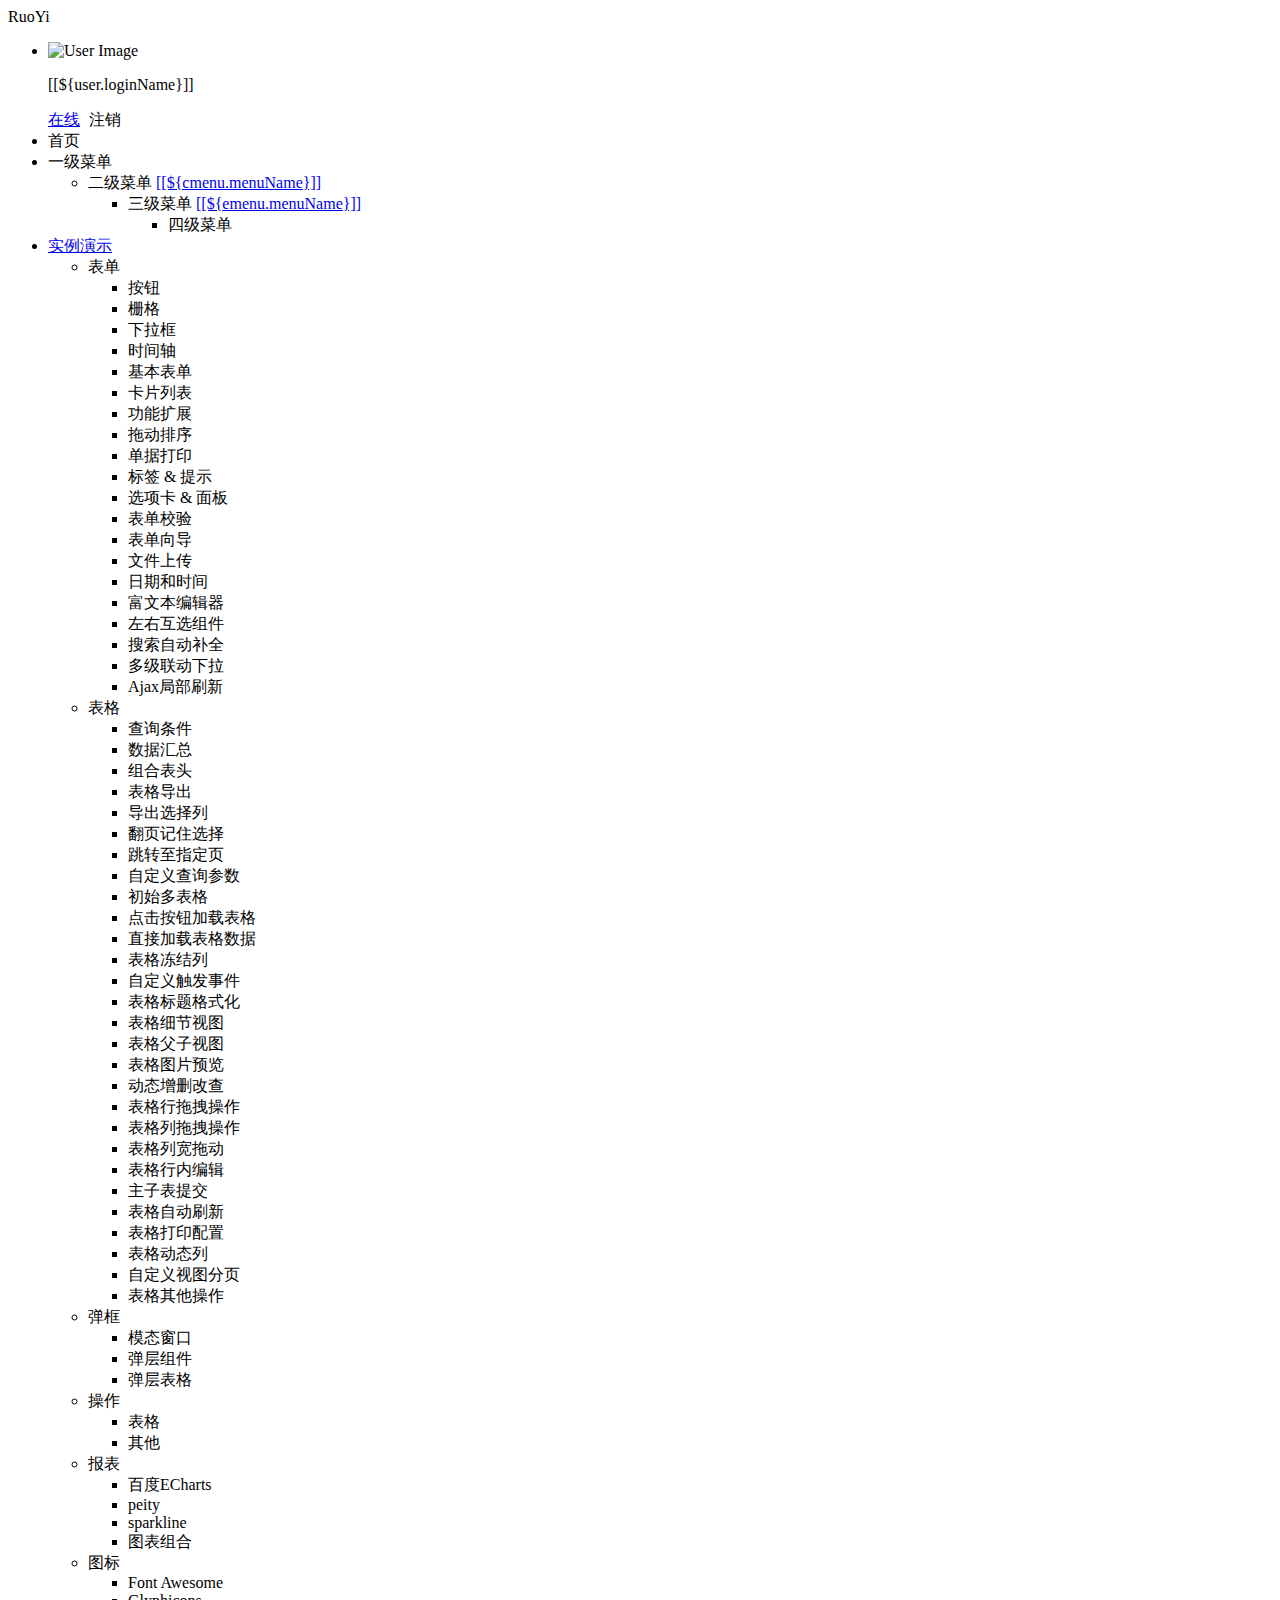
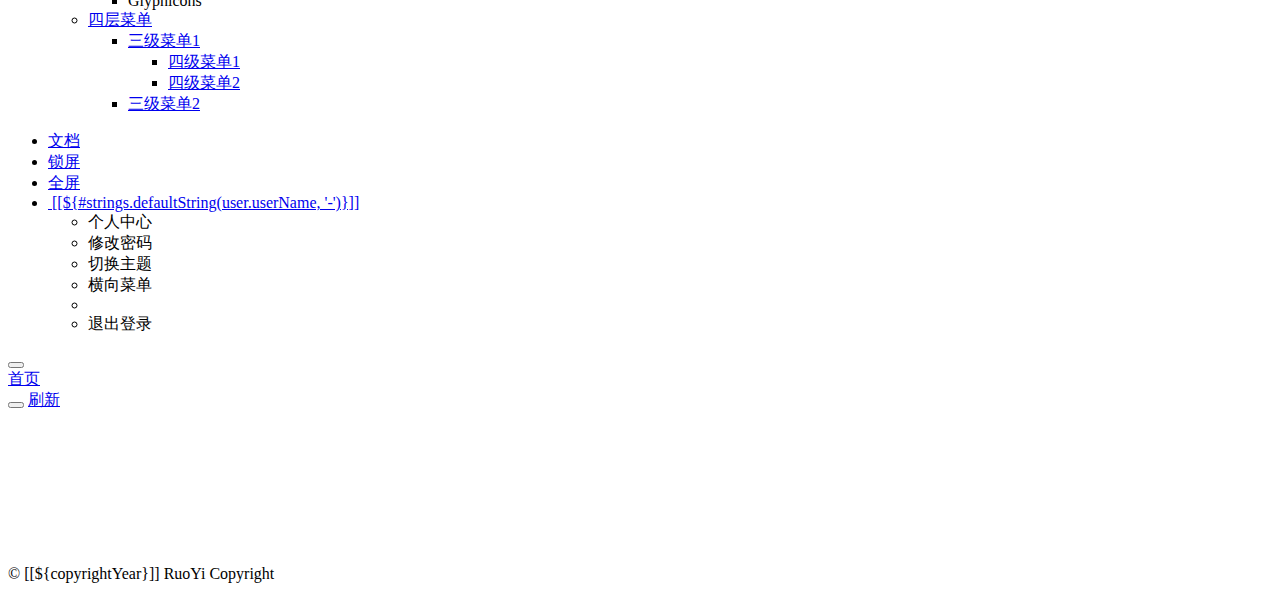
<file: rc-admin/src/main/resources/templates/index.html>
<!DOCTYPE html>
<html  lang="zh" xmlns:th="http://www.thymeleaf.org">
<head>
    <meta charset="utf-8">
    <meta name="viewport" content="width=device-width, initial-scale=1.0">
    <meta name="renderer" content="webkit">
    <title>若依系统首页</title>
    <!-- 避免IE使用兼容模式 -->
 	<meta http-equiv="X-UA-Compatible" content="IE=edge">
    <link th:href="@{favicon.ico}" rel="shortcut icon"/>
    <link th:href="@{/css/bootstrap.min.css}" rel="stylesheet"/>
    <link th:href="@{/css/jquery.contextMenu.min.css}" rel="stylesheet"/>
    <link th:href="@{/css/font-awesome.min.css}" rel="stylesheet"/>
    <link th:href="@{/css/animate.min.css}" rel="stylesheet"/>
    <link th:href="@{/css/style.min.css}" rel="stylesheet"/>
    <link th:href="@{/css/skins.css}" rel="stylesheet"/>
    <link th:href="@{/ruoyi/css/ry-ui.css?v=4.7.2}" rel="stylesheet"/>
</head>
<body class="fixed-sidebar full-height-layout gray-bg" th:classappend="${isMobile} ? 'canvas-menu'" style="overflow: hidden">
<div id="wrapper">

    <!--左侧导航开始-->
    <nav class="navbar-default navbar-static-side" role="navigation">
        <div class="nav-close">
            <i class="fa fa-times-circle"></i>
        </div>
        <a th:href="@{/index}">
            <li class="logo hidden-xs">
                <span class="logo-lg">RuoYi</span>
            </li>
         </a>
        <div class="sidebar-collapse">
            <ul class="nav" id="side-menu">
            	<li>
            		<div class="user-panel">
            			<a class="menuItem noactive" title="个人中心" th:href="@{/system/user/profile}">
            				<div class="hide" th:text="个人中心"></div>
					        <div class="pull-left image">
		                    	<img th:src="(${#strings.isEmpty(user.avatar)}) ? @{/img/profile.jpg} : @{${user.avatar}}" th:onerror="this.src='img/profile.jpg'" class="img-circle" alt="User Image">
					        </div>
				        </a>
				        <div class="pull-left info">
				          <p>[[${user.loginName}]]</p>
				          <a href="#"><i class="fa fa-circle text-success"></i> 在线</a>
				          <a th:href="@{logout}" style="padding-left:5px;"><i class="fa fa-sign-out text-danger"></i> 注销</a>
				        </div>
				    </div>
            	</li>
                <li>
                    <a class="menuItem" th:href="@{/system/main}"><i class="fa fa-home"></i> <span class="nav-label">首页</span> </a>
                </li>
                <li th:each="menu : ${menus}">
                	<a th:class="@{${!#strings.isEmpty(menu.url) && menu.url != '#'} ? ${menu.target}}" th:href="@{${#strings.isEmpty(menu.url)} ? |#| : ${menu.url}}" th:data-refresh="${menu.isRefresh == '0'}">
                		<i class="fa fa-bar-chart-o" th:class="${menu.icon}"></i>
                    	<span class="nav-label" th:text="${menu.menuName}">一级菜单</span>
                    	<span th:class="${#strings.isEmpty(menu.url) || menu.url == '#'} ? |fa arrow|"></span>
                	</a>
                    <ul class="nav nav-second-level collapse">
						<li th:each="cmenu : ${menu.children}">
							<a th:if="${#lists.isEmpty(cmenu.children)}" th:class="${#strings.isEmpty(cmenu.target)} ? |menuItem| : ${cmenu.target}" th:utext="${cmenu.menuName}" th:href="@{${cmenu.url}}" th:data-refresh="${cmenu.isRefresh == '0'}">二级菜单</a>
							<a th:if="${not #lists.isEmpty(cmenu.children)}" href="#">[[${cmenu.menuName}]]<span class="fa arrow"></span></a>
							<ul th:if="${not #lists.isEmpty(cmenu.children)}" class="nav nav-third-level">
								<li th:each="emenu : ${cmenu.children}">
								    <a th:if="${#lists.isEmpty(emenu.children)}" th:class="${#strings.isEmpty(emenu.target)} ? |menuItem| : ${emenu.target}" th:text="${emenu.menuName}" th:href="@{${emenu.url}}" th:data-refresh="${emenu.isRefresh == '0'}">三级菜单</a>
								    <a th:if="${not #lists.isEmpty(emenu.children)}" href="#">[[${emenu.menuName}]]<span class="fa arrow"></span></a>
								    <ul th:if="${not #lists.isEmpty(emenu.children)}" class="nav nav-four-level">
								      	<li th:each="fmenu : ${emenu.children}"><a th:if="${#lists.isEmpty(fmenu.children)}" th:class="${#strings.isEmpty(fmenu.target)} ? |menuItem| : ${fmenu.target}" th:text="${fmenu.menuName}" th:href="@{${fmenu.url}}" th:data-refresh="${fmenu.isRefresh == '0'}">四级菜单</a></li>
								    </ul>
								</li>
							</ul>
						</li>
					</ul>
                </li>
                <li th:if="${demoEnabled}">
                    <a href="#"><i class="fa fa-desktop"></i><span class="nav-label">实例演示</span><span class="fa arrow"></span></a>
                    <ul class="nav nav-second-level collapse">
                        <li> <a>表单<span class="fa arrow"></span></a>
                            <ul class="nav nav-third-level">
								<li><a class="menuItem" th:href="@{/demo/form/button}">按钮</a></li>
								<li><a class="menuItem" th:href="@{/demo/form/grid}">栅格</a></li>
								<li><a class="menuItem" th:href="@{/demo/form/select}">下拉框</a></li>
								<li><a class="menuItem" th:href="@{/demo/form/timeline}">时间轴</a></li>
								<li><a class="menuItem" th:href="@{/demo/form/basic}">基本表单</a></li>
								<li><a class="menuItem" th:href="@{/demo/form/cards}">卡片列表</a></li>
								<li><a class="menuItem" th:href="@{/demo/form/jasny}">功能扩展</a></li>
								<li><a class="menuItem" th:href="@{/demo/form/sortable}">拖动排序</a></li>
								<li><a class="menuItem" th:href="@{/demo/form/invoice}">单据打印</a></li>
								<li><a class="menuItem" th:href="@{/demo/form/labels_tips}">标签 & 提示</a></li>
								<li><a class="menuItem" th:href="@{/demo/form/tabs_panels}">选项卡 & 面板</a></li>
								<li><a class="menuItem" th:href="@{/demo/form/validate}">表单校验</a></li>
								<li><a class="menuItem" th:href="@{/demo/form/wizard}">表单向导</a></li>
								<li><a class="menuItem" th:href="@{/demo/form/upload}">文件上传</a></li>
								<li><a class="menuItem" th:href="@{/demo/form/datetime}">日期和时间</a></li>
								<li><a class="menuItem" th:href="@{/demo/form/summernote}">富文本编辑器</a></li>
								<li><a class="menuItem" th:href="@{/demo/form/duallistbox}">左右互选组件</a></li>
								<li><a class="menuItem" th:href="@{/demo/form/autocomplete}">搜索自动补全</a></li>
								<li><a class="menuItem" th:href="@{/demo/form/cxselect}">多级联动下拉</a></li>
								<li><a class="menuItem" th:href="@{/demo/form/localrefresh}">Ajax局部刷新</a></li>
							</ul>
                        </li>
                        <li> <a>表格<span class="fa arrow"></span></a>
                            <ul class="nav nav-third-level">
								<li><a class="menuItem" th:href="@{/demo/table/search}">查询条件</a></li>
								<li><a class="menuItem" th:href="@{/demo/table/footer}">数据汇总</a></li>
								<li><a class="menuItem" th:href="@{/demo/table/groupHeader}">组合表头</a></li>
								<li><a class="menuItem" th:href="@{/demo/table/export}">表格导出</a></li>
								<li><a class="menuItem" th:href="@{/demo/table/exportSelected}">导出选择列</a></li>
								<li><a class="menuItem" th:href="@{/demo/table/remember}">翻页记住选择</a></li>
								<li><a class="menuItem" th:href="@{/demo/table/pageGo}">跳转至指定页</a></li>
								<li><a class="menuItem" th:href="@{/demo/table/params}">自定义查询参数</a></li>
								<li><a class="menuItem" th:href="@{/demo/table/multi}">初始多表格</a></li>
								<li><a class="menuItem" th:href="@{/demo/table/button}">点击按钮加载表格</a></li>
								<li><a class="menuItem" th:href="@{/demo/table/data}">直接加载表格数据</a></li>
								<li><a class="menuItem" th:href="@{/demo/table/fixedColumns}">表格冻结列</a></li>
								<li><a class="menuItem" th:href="@{/demo/table/event}">自定义触发事件</a></li>
								<li><a class="menuItem" th:href="@{/demo/table/headerStyle}">表格标题格式化</a></li>
								<li><a class="menuItem" th:href="@{/demo/table/detail}">表格细节视图</a></li>
								<li><a class="menuItem" th:href="@{/demo/table/child}">表格父子视图</a></li>
								<li><a class="menuItem" th:href="@{/demo/table/image}">表格图片预览</a></li>
								<li><a class="menuItem" th:href="@{/demo/table/curd}">动态增删改查</a></li>
								<li><a class="menuItem" th:href="@{/demo/table/reorderRows}">表格行拖拽操作</a></li>
								<li><a class="menuItem" th:href="@{/demo/table/reorderColumns}">表格列拖拽操作</a></li>
								<li><a class="menuItem" th:href="@{/demo/table/resizable}">表格列宽拖动</a></li>
								<li><a class="menuItem" th:href="@{/demo/table/editable}">表格行内编辑</a></li>
								<li><a class="menuItem" th:href="@{/demo/table/subdata}">主子表提交</a></li>
								<li><a class="menuItem" th:href="@{/demo/table/refresh}">表格自动刷新</a></li>
								<li><a class="menuItem" th:href="@{/demo/table/print}">表格打印配置</a></li>
								<li><a class="menuItem" th:href="@{/demo/table/dynamicColumns}">表格动态列</a></li>
								<li><a class="menuItem" th:href="@{/demo/table/customView}">自定义视图分页</a></li>
								<li><a class="menuItem" th:href="@{/demo/table/other}">表格其他操作</a></li>
							</ul>
                        </li>
                        <li> <a>弹框<span class="fa arrow"></span></a>
                            <ul class="nav nav-third-level">
								<li><a class="menuItem" th:href="@{/demo/modal/dialog}">模态窗口</a></li>
								<li><a class="menuItem" th:href="@{/demo/modal/layer}">弹层组件</a></li>
								<li><a class="menuItem" th:href="@{/demo/modal/table}">弹层表格</a></li>
							</ul>
                        </li>
                        <li> <a>操作<span class="fa arrow"></span></a>
                            <ul class="nav nav-third-level">
								<li><a class="menuItem" th:href="@{/demo/operate/table}">表格</a></li>
								<li><a class="menuItem" th:href="@{/demo/operate/other}">其他</a></li>
							</ul>
                        </li>
                        <li> <a>报表<span class="fa arrow"></span></a>
                            <ul class="nav nav-third-level">
								<li><a class="menuItem" th:href="@{/demo/report/echarts}">百度ECharts</a></li>
								<li><a class="menuItem" th:href="@{/demo/report/peity}">peity</a></li>
								<li><a class="menuItem" th:href="@{/demo/report/sparkline}">sparkline</a></li>
								<li><a class="menuItem" th:href="@{/demo/report/metrics}">图表组合</a></li>
							</ul>
                        </li>
                        <li> <a>图标<span class="fa arrow"></span></a>
                            <ul class="nav nav-third-level">
								<li><a class="menuItem" th:href="@{/demo/icon/fontawesome}">Font Awesome</a></li>
								<li><a class="menuItem" th:href="@{/demo/icon/glyphicons}">Glyphicons</a></li>
							</ul>
                        </li>
                        <li>
	                        <a href="#"><i class="fa fa-sitemap"></i>四层菜单<span class="fa arrow"></span></a>
	                        <ul class="nav nav-third-level collapse">
	                            <li>
	                                <a href="#" id="damian">三级菜单1<span class="fa arrow"></span></a>
	                                <ul class="nav nav-third-level">
	                                    <li>
	                                        <a href="#">四级菜单1</a>
	                                    </li>
	                                    <li>
	                                        <a href="#">四级菜单2</a>
	                                    </li>
	                                </ul>
	                            </li>
	                            <li><a href="#">三级菜单2</a></li>
	                        </ul>
	                    </li>
                    </ul>
                </li>
            </ul>
        </div>
    </nav>
    <!--左侧导航结束-->

    <!--右侧部分开始-->
    <div id="page-wrapper" class="gray-bg dashbard-1">
        <div class="row border-bottom">
            <nav class="navbar navbar-static-top" role="navigation" style="margin-bottom: 0">
                <div class="navbar-header">
                    <a class="navbar-minimalize minimalize-styl-2" style="color:#FFF;" href="#" title="收起菜单">
                    	<i class="fa fa-bars"></i>
                    </a>
                </div>
                <ul class="nav navbar-top-links navbar-right welcome-message">
                    <li><a data-toggle="tooltip" data-trigger="hover" data-placement="bottom" title="开发文档" href="http://doc.ruoyi.vip/ruoyi" target="_blank"><i class="fa fa-question-circle"></i> 文档</a></li>
                    <li><a data-toggle="tooltip" data-trigger="hover" data-placement="bottom" title="锁定屏幕" href="#" id="lockScreen"><i class="fa fa-lock"></i> 锁屏</a></li>
	                <li><a data-toggle="tooltip" data-trigger="hover" data-placement="bottom" title="全屏显示" href="#" id="fullScreen"><i class="fa fa-arrows-alt"></i> 全屏</a></li>
                    <li class="dropdown user-menu">
						<a href="javascript:void(0)" class="dropdown-toggle" data-hover="dropdown">
							<img th:src="(${#strings.isEmpty(user.avatar)}) ? @{/img/profile.jpg} : @{${user.avatar}}" th:onerror="this.src='img/profile.jpg'" class="user-image">
							<span class="hidden-xs">[[${#strings.defaultString(user.userName, '-')}]]</span>
						</a>
						<ul class="dropdown-menu">
							<li class="mt5">
								<a th:href="@{/system/user/profile}" class="menuItem noactive">
								<i class="fa fa-user"></i> 个人中心</a>
							</li>
							<li>
								<a onclick="resetPwd()">
								<i class="fa fa-key"></i> 修改密码</a>
							</li>
							<li>
								<a onclick="switchSkin()">
								<i class="fa fa-dashboard"></i> 切换主题</a>
							</li>
							<li>
								<a onclick="toggleMenu()">
								<i class="fa fa-toggle-off"></i> 横向菜单</a>
							</li>
							<li class="divider"></li>
							<li>
								<a th:href="@{logout}">
								<i class="fa fa-sign-out"></i> 退出登录</a>
							</li>
						</ul>
					</li>
                </ul>
            </nav>
        </div>
        <div class="row content-tabs" th:classappend="${#bools.isFalse(tagsView)} ? |hide|">
            <button class="roll-nav roll-left tabLeft">
                <i class="fa fa-backward"></i>
            </button>
            <nav class="page-tabs menuTabs">
                <div class="page-tabs-content">
                    <a href="javascript:;" class="active menuTab" th:data-id="@{/system/main}">首页</a>
                </div>
            </nav>
            <button class="roll-nav roll-right tabRight">
                <i class="fa fa-forward"></i>
            </button>
            <a href="javascript:void(0);" class="roll-nav roll-right tabReload"><i class="fa fa-refresh"></i> 刷新</a>
        </div>

        <a id="ax_close_max" class="ax_close_max" href="#" title="关闭全屏"> <i class="fa fa-times-circle-o"></i> </a>

        <div class="row mainContent" id="content-main" th:classappend="${mainClass}">
            <iframe class="RuoYi_iframe" name="iframe0" width="100%" height="100%" th:data-id="@{/system/main}"
                th:src="@{/system/main}" frameborder="0" seamless></iframe>
        </div>

        <div th:if="${footer}" class="footer">
            <div class="pull-right">© [[${copyrightYear}]] RuoYi Copyright </div>
        </div>
    </div>
    <!--右侧部分结束-->
</div>
<!-- 全局js -->
<script th:src="@{/js/jquery.min.js}"></script>
<script th:src="@{/js/bootstrap.min.js}"></script>
<script th:src="@{/js/plugins/metisMenu/jquery.metisMenu.js}"></script>
<script th:src="@{/js/plugins/slimscroll/jquery.slimscroll.min.js}"></script>
<script th:src="@{/js/jquery.contextMenu.min.js}"></script>
<script th:src="@{/ajax/libs/blockUI/jquery.blockUI.js}"></script>
<script th:src="@{/ajax/libs/layer/layer.min.js}"></script>
<script th:src="@{/ruoyi/js/ry-ui.js?v=4.7.2}"></script>
<script th:src="@{/ruoyi/js/common.js?v=4.7.2}"></script>
<script th:src="@{/ruoyi/index.js?v=20201208}"></script>
<script th:src="@{/ajax/libs/fullscreen/jquery.fullscreen.js}"></script>
<script th:inline="javascript">
window.history.forward(1);
var ctx = [[@{/}]]; 
var lockscreen = [[${session.lockscreen}]]; 
if(lockscreen){window.top.location=ctx+"lockscreen";}
// 皮肤缓存
var skin = storage.get("skin");
// history（表示去掉地址的#）否则地址以"#"形式展示
var mode = "history";
// 历史访问路径缓存
var historyPath = storage.get("historyPath");
// 是否页签与菜单联动
var isLinkage = true;

// 本地主题优先，未设置取系统配置
if($.common.isNotEmpty(skin)){
	$("body").addClass(skin.split('|')[0]);
	$("body").addClass(skin.split('|')[1]);
} else {
	$("body").addClass([[${sideTheme}]]);
	$("body").addClass([[${skinName}]]);
}

/* 用户管理-重置密码 */
function resetPwd() {
    var url = ctx + 'system/user/profile/resetPwd';
    $.modal.open("重置密码", url, '770', '380');
}

/* 切换主题 */
function switchSkin() {
    layer.open({
		type : 2,
		shadeClose : true,
		title : "切换主题",
		area : ["530px", "386px"],
		content : [ctx + "system/switchSkin", 'no']
	})
}

/* 切换菜单 */
function toggleMenu() {
	$.modal.confirm("确认要切换成横向菜单吗？", function() {
		$.get(ctx + 'system/menuStyle/topnav', function(result) {
            window.location.reload();
	    });
	})
}

/** 刷新时访问路径页签 */
function applyPath(url) {
	$('a[href$="' + decodeURI(url) + '"]').click();
	if (!$('a[href$="' + url + '"]').hasClass("noactive")) {
	    $('a[href$="' + url + '"]').parent("li").addClass("selected").parents("li").addClass("active").end().parents("ul").addClass("in");
	}
}

$(function() {
	var lockPath = storage.get('lockPath');
	if($.common.equals("history", mode) && window.performance.navigation.type == 1) {
		var url = storage.get('publicPath');
	    if ($.common.isNotEmpty(url)) {
	    	applyPath(url);
	    }
	} else if($.common.isNotEmpty(lockPath)) {
	    applyPath(lockPath);
	    storage.remove('lockPath');
	} else {
		var hash = location.hash;
	    if ($.common.isNotEmpty(hash)) {
	        var url = hash.substring(1, hash.length);
	        applyPath(url);
	    } else {
	    	if($.common.equals("history", mode)) {
	    		storage.set('publicPath', "");
	    	}
	    }
	}
	
	/* 初始密码提示 */
	if([[${isDefaultModifyPwd}]]) {
		layer.confirm("您的密码还是初始密码，请修改密码！", {
			icon: 0,
			title: "安全提示",
			btn: ['确认'	, '取消'],
			offset: ['30%']
		}, function (index) {
			resetPwd();
			layer.close(index);
		});
	}
	
	/* 过期密码提示 */
	if([[${isPasswordExpired}]]) {
		layer.confirm("您的密码已过期，请尽快修改密码！", {
			icon: 0,
			title: "安全提示",
			btn: ['确认'	, '取消'],
			offset: ['30%']
		}, function (index) {
			resetPwd();
			layer.close(index);
		});
	}
	$("[data-toggle='tooltip']").tooltip();
});
</script>
</body>
</html>
</file>
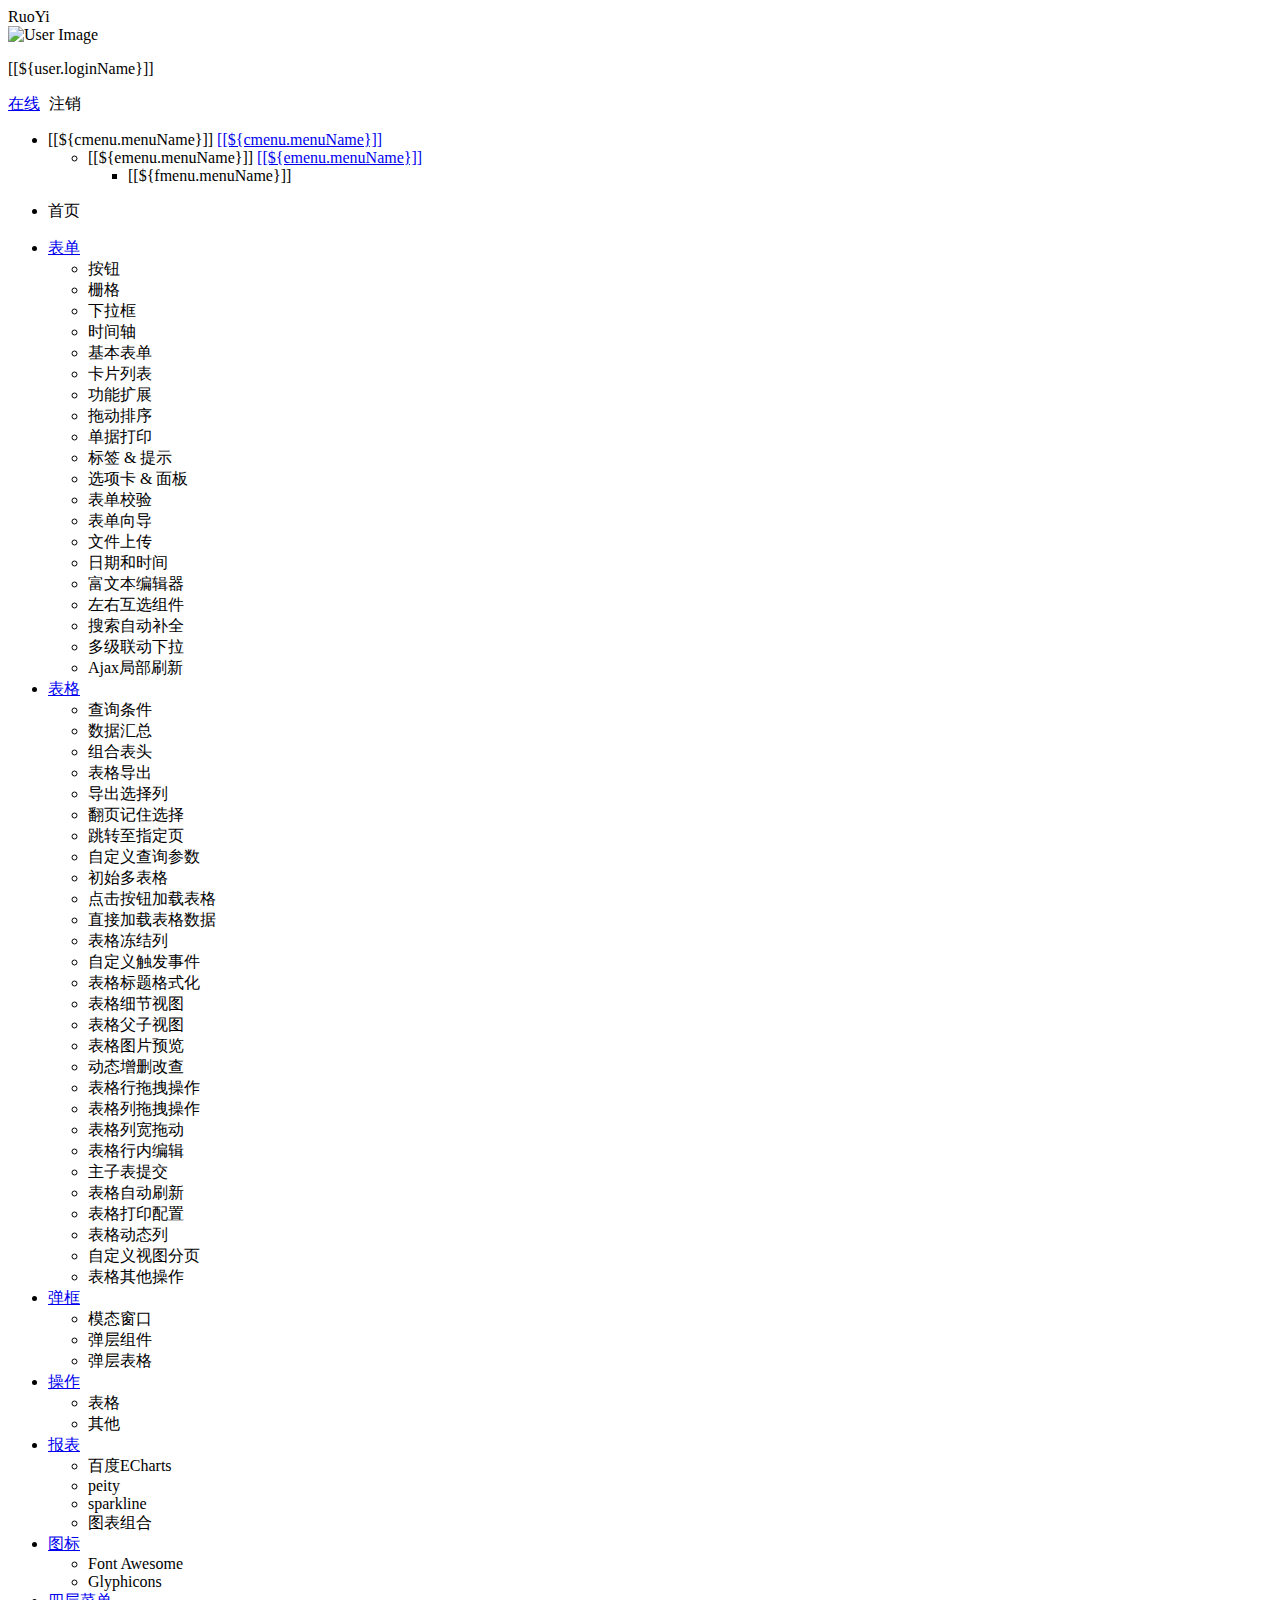
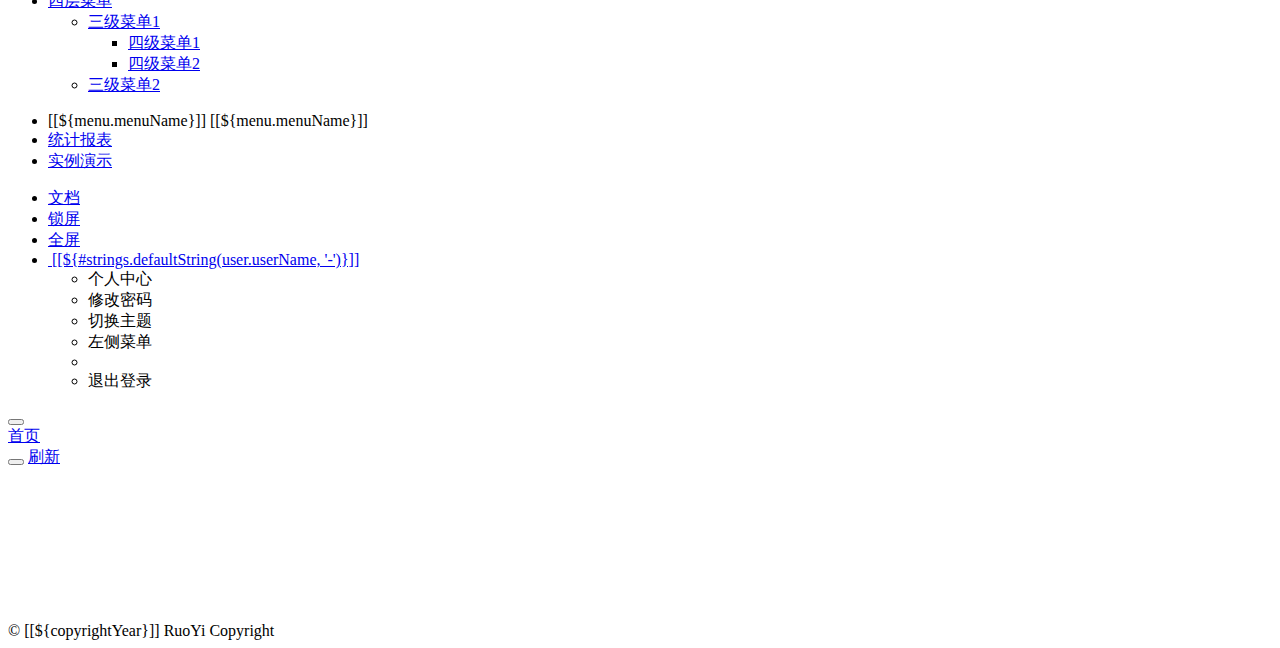
<file: rc-admin/src/main/resources/templates/index-topnav.html>
<!DOCTYPE html>
<html  lang="zh" xmlns:th="http://www.thymeleaf.org">
<head>
    <meta charset="utf-8">
    <meta name="viewport" content="width=device-width, initial-scale=1.0">
    <meta name="renderer" content="webkit">
    <title>若依系统首页</title>
    <!-- 避免IE使用兼容模式 -->
 	<meta http-equiv="X-UA-Compatible" content="IE=edge">
    <link th:href="@{favicon.ico}" rel="shortcut icon"/>
    <link th:href="@{/css/bootstrap.min.css}" rel="stylesheet"/>
    <link th:href="@{/css/jquery.contextMenu.min.css}" rel="stylesheet"/>
    <link th:href="@{/css/font-awesome.min.css}" rel="stylesheet"/>
    <link th:href="@{/css/animate.min.css}" rel="stylesheet"/>
    <link th:href="@{/css/style.min.css}" rel="stylesheet"/>
    <link th:href="@{/css/skins.css?v=20200902}" rel="stylesheet"/>
    <link th:href="@{/ruoyi/css/ry-ui.css?v=4.7.2}" rel="stylesheet"/>
</head>
<body class="fixed-sidebar full-height-layout gray-bg" th:classappend="${isMobile} ? 'canvas-menu'" style="overflow: hidden">
<div id="wrapper">

    <!--左侧导航开始-->
    <nav class="navbar-default navbar-static-side" role="navigation">
        <div class="nav-close">
            <i class="fa fa-times-circle"></i>
        </div>
        <a th:href="@{/index}">
            <li class="logo hidden-xs">
                <span class="logo-lg">RuoYi</span>
            </li>
         </a>
        <div class="sidebar-collapse tab-content" id="side-menu">
			<div class="user-panel">
				<a class="menuItem noactive" title="个人中心" th:href="@{/system/user/profile}">
					<div class="hide" th:text="个人中心"></div>
					<div class="pull-left image">
						<img th:src="(${#strings.isEmpty(user.avatar)}) ? @{/img/profile.jpg} : @{${user.avatar}}" th:onerror="this.src='img/profile.jpg'" class="img-circle" alt="User Image">
					</div>
				</a>
				<div class="pull-left info">
				  <p>[[${user.loginName}]]</p>
				  <a href="#"><i class="fa fa-circle text-success"></i> 在线</a>
				  <a th:href="@{logout}" style="padding-left:5px;"><i class="fa fa-sign-out text-danger"></i> 注销</a>
				</div>
			</div>
			
            <!-- 左侧菜单 -->
			<th:block th:each="menu : ${menus}">
			<div class="tab-pane fade height-full" th:id="|menu_${menu.menuId}|">
			  <ul class="nav">
                <li th:each="cmenu : ${menu.children}">
			      <a class="menu-content" th:if="${#lists.isEmpty(cmenu.children)}" th:href="@{${cmenu.url}}" th:classappend="${#strings.isEmpty(cmenu.target)} ? |menuItem| : ${cmenu.target}" th:data-refresh="${cmenu.isRefresh == '0'}">
			        <i th:class="${cmenu.icon} + ' fa-fw'"></i> <span class="nav-label">[[${cmenu.menuName}]]</span>
			      </a>
			      <a class="menu-content" th:if="${not #lists.isEmpty(cmenu.children)}" href="#">
			        <i th:class="${cmenu.icon} + ' fa-fw'"></i>
			        <span class="nav-label">[[${cmenu.menuName}]]</span>
			        <span class="fa arrow"></span>
                  </a>
				  <ul th:if="${not #lists.isEmpty(cmenu.children)}" class="nav nav-second-level collapse">
				    <li th:each="emenu : ${cmenu.children}">
				      <a th:if="${#lists.isEmpty(emenu.children)}" th:href="@{${emenu.url}}" th:class="${#strings.isEmpty(emenu.target)} ? |menuItem| : ${emenu.target}" th:data-refresh="${emenu.isRefresh == '0'}">
				        <i th:class="${emenu.icon} + ' fa-fw'"></i> 
				        [[${emenu.menuName}]]
				      </a>
				      <a th:if="${not #lists.isEmpty(emenu.children)}" href="#">
				        <i th:class="${emenu.icon} + ' fa-fw'"></i> 
				        [[${emenu.menuName}]]
				        <span class="fa arrow"></span>
				      </a>
				      <ul th:if="${not #lists.isEmpty(emenu.children)}" class="nav nav-third-level collapse">
				        <li th:each="fmenu : ${emenu.children}"><a th:if="${#lists.isEmpty(fmenu.children)}" th:class="${#strings.isEmpty(fmenu.target)} ? |menuItem| : ${fmenu.target}" th:href="@{${fmenu.url}}" th:data-refresh="${fmenu.isRefresh == '0'}">[[${fmenu.menuName}]]</a></li>
				      </ul>
				    </li>
				  </ul>
                </li>
			  </ul>
			</div>
			</th:block>
			
			<!-- 首页菜单 -->
			<div class="tab-pane fade height-full" id="index">
			  <ul class="nav">
			    <li>
			      <a class="menuItem" th:href="@{/system/main}">
			      <i class="fa fa-home"></i> <span class="nav-label">首页</span></a>
			    </li>
			  </ul>
			</div>
			
            <!-- 实例演示菜单 -->
			<div class="tab-pane fade height-full" id="demo" th:if="${demoEnabled}">
			  <ul class="nav">
			    <li>
			      <a href="#"><i class="fa fa-edit"></i> <span class="nav-label">表单</span><span class="fa arrow"></span></a>
			      <ul class="nav nav-second-level collapse">
					<li><a class="menuItem" th:href="@{/demo/form/button}">按钮</a></li>
					<li><a class="menuItem" th:href="@{/demo/form/grid}">栅格</a></li>
					<li><a class="menuItem" th:href="@{/demo/form/select}">下拉框</a></li>
					<li><a class="menuItem" th:href="@{/demo/form/timeline}">时间轴</a></li>
					<li><a class="menuItem" th:href="@{/demo/form/basic}">基本表单</a></li>
					<li><a class="menuItem" th:href="@{/demo/form/cards}">卡片列表</a></li>
					<li><a class="menuItem" th:href="@{/demo/form/jasny}">功能扩展</a></li>
					<li><a class="menuItem" th:href="@{/demo/form/sortable}">拖动排序</a></li>
					<li><a class="menuItem" th:href="@{/demo/form/invoice}">单据打印</a></li>
					<li><a class="menuItem" th:href="@{/demo/form/labels_tips}">标签 & 提示</a></li>
					<li><a class="menuItem" th:href="@{/demo/form/tabs_panels}">选项卡 & 面板</a></li>
					<li><a class="menuItem" th:href="@{/demo/form/validate}">表单校验</a></li>
					<li><a class="menuItem" th:href="@{/demo/form/wizard}">表单向导</a></li>
					<li><a class="menuItem" th:href="@{/demo/form/upload}">文件上传</a></li>
					<li><a class="menuItem" th:href="@{/demo/form/datetime}">日期和时间</a></li>
					<li><a class="menuItem" th:href="@{/demo/form/summernote}">富文本编辑器</a></li>
					<li><a class="menuItem" th:href="@{/demo/form/duallistbox}">左右互选组件</a></li>
					<li><a class="menuItem" th:href="@{/demo/form/autocomplete}">搜索自动补全</a></li>
					<li><a class="menuItem" th:href="@{/demo/form/cxselect}">多级联动下拉</a></li>
					<li><a class="menuItem" th:href="@{/demo/form/localrefresh}">Ajax局部刷新</a></li>
			      </ul>
			    </li>
			    <li>
			      <a href="#"><i class="fa fa-table"></i> <span class="nav-label">表格</span><span class="fa arrow"></span></a>
			      <ul class="nav nav-second-level collapse">
					<li><a class="menuItem" th:href="@{/demo/table/search}">查询条件</a></li>
					<li><a class="menuItem" th:href="@{/demo/table/footer}">数据汇总</a></li>
					<li><a class="menuItem" th:href="@{/demo/table/groupHeader}">组合表头</a></li>
					<li><a class="menuItem" th:href="@{/demo/table/export}">表格导出</a></li>
					<li><a class="menuItem" th:href="@{/demo/table/exportSelected}">导出选择列</a></li>
					<li><a class="menuItem" th:href="@{/demo/table/remember}">翻页记住选择</a></li>
					<li><a class="menuItem" th:href="@{/demo/table/pageGo}">跳转至指定页</a></li>
					<li><a class="menuItem" th:href="@{/demo/table/params}">自定义查询参数</a></li>
					<li><a class="menuItem" th:href="@{/demo/table/multi}">初始多表格</a></li>
					<li><a class="menuItem" th:href="@{/demo/table/button}">点击按钮加载表格</a></li>
					<li><a class="menuItem" th:href="@{/demo/table/data}">直接加载表格数据</a></li>
					<li><a class="menuItem" th:href="@{/demo/table/fixedColumns}">表格冻结列</a></li>
					<li><a class="menuItem" th:href="@{/demo/table/event}">自定义触发事件</a></li>
					<li><a class="menuItem" th:href="@{/demo/table/headerStyle}">表格标题格式化</a></li>
					<li><a class="menuItem" th:href="@{/demo/table/detail}">表格细节视图</a></li>
					<li><a class="menuItem" th:href="@{/demo/table/child}">表格父子视图</a></li>
					<li><a class="menuItem" th:href="@{/demo/table/image}">表格图片预览</a></li>
					<li><a class="menuItem" th:href="@{/demo/table/curd}">动态增删改查</a></li>
					<li><a class="menuItem" th:href="@{/demo/table/reorderRows}">表格行拖拽操作</a></li>
					<li><a class="menuItem" th:href="@{/demo/table/reorderColumns}">表格列拖拽操作</a></li>
					<li><a class="menuItem" th:href="@{/demo/table/resizable}">表格列宽拖动</a></li>
					<li><a class="menuItem" th:href="@{/demo/table/editable}">表格行内编辑</a></li>
					<li><a class="menuItem" th:href="@{/demo/table/subdata}">主子表提交</a></li>
					<li><a class="menuItem" th:href="@{/demo/table/refresh}">表格自动刷新</a></li>
					<li><a class="menuItem" th:href="@{/demo/table/print}">表格打印配置</a></li>
					<li><a class="menuItem" th:href="@{/demo/table/dynamicColumns}">表格动态列</a></li>
					<li><a class="menuItem" th:href="@{/demo/table/customView}">自定义视图分页</a></li>
					<li><a class="menuItem" th:href="@{/demo/table/other}">表格其他操作</a></li>
			      </ul>
			    </li>
			    <li>
			      <a href="#"><i class="fa fa-flask"></i> <span class="nav-label">弹框</span><span class="fa arrow"></span></a>
			      <ul class="nav nav-second-level collapse">
					<li><a class="menuItem" th:href="@{/demo/modal/dialog}">模态窗口</a></li>
					<li><a class="menuItem" th:href="@{/demo/modal/layer}">弹层组件</a></li>
					<li><a class="menuItem" th:href="@{/demo/modal/table}">弹层表格</a></li>
			      </ul>
			    </li>
			    <li>
			      <a href="#"><i class="fa fa-wpforms"></i> <span class="nav-label">操作</span><span class="fa arrow"></span></a>
			      <ul class="nav nav-second-level collapse">
					<li><a class="menuItem" th:href="@{/demo/operate/table}">表格</a></li>
					<li><a class="menuItem" th:href="@{/demo/operate/other}">其他</a></li>
			      </ul>
			    </li>
			    <li>
			      <a href="#"><i class="fa fa-bar-chart-o"></i> <span class="nav-label">报表</span><span class="fa arrow"></span></a>
			      <ul class="nav nav-second-level collapse">
					<li><a class="menuItem" th:href="@{/demo/report/echarts}">百度ECharts</a></li>
					<li><a class="menuItem" th:href="@{/demo/report/peity}">peity</a></li>
					<li><a class="menuItem" th:href="@{/demo/report/sparkline}">sparkline</a></li>
					<li><a class="menuItem" th:href="@{/demo/report/metrics}">图表组合</a></li>
			      </ul>
			    </li>
			    <li>
			      <a href="#"><i class="fa fa-book"></i> <span class="nav-label">图标</span><span class="fa arrow"></span></a>
			      <ul class="nav nav-second-level collapse">
					<li><a class="menuItem" th:href="@{/demo/icon/fontawesome}">Font Awesome</a></li>
					<li><a class="menuItem" th:href="@{/demo/icon/glyphicons}">Glyphicons</a></li>
			      </ul>
			    </li>
			    <li>
			      <a href="#"><i class="fa fa-navicon"></i> <span class="nav-label">四层菜单</span><span class="fa arrow"></span></a>
			      <ul class="nav nav-second-level collapse">
					<li>
						<a href="#" id="damian">三级菜单1<span class="fa arrow"></span></a>
						<ul class="nav nav-third-level collapse">
							<li>
								<a href="#">四级菜单1</a>
							</li>
							<li>
								<a href="#">四级菜单2</a>
							</li>
						</ul>
					</li>
					<li><a href="#">三级菜单2</a></li>
			      </ul>
			    </li>
			  </ul>
			</div>
        </div>
    </nav>
    <!--左侧导航结束-->

    <!--右侧部分开始-->
    <div id="page-wrapper" class="gray-bg dashbard-1">
        <div class="row border-bottom">
            <nav class="navbar navbar-static-top" role="navigation" style="margin-bottom: 0">
                <div class="navbar-header">
                    <a class="navbar-minimalize minimalize-styl-2" style="color:#FFF;" href="#" title="收起菜单">
                    	<i class="fa fa-bars"></i>
                    </a>
                </div>
                <!-- 顶部栏 -->
                <div id="navMenu">
                  <ul class="nav navbar-toolbar nav-tabs navbar-left hidden-xs">
                    
                    <!-- 顶部菜单列表 -->
	                <th:block th:each="menu : ${menus}">
               	    <li role="presentation" th:id="|tab_${menu.menuId}|">
               	        <a th:if="${#lists.isEmpty(menu.children)}" data-toggle="tab" th:class="@{${!#strings.isEmpty(menu.target) && menu.target == 'menuBlank'} ? 'menuBlank' : 'menuItem noactive'}" th:href="@{${menu.url}}">
                            <i th:class="${menu.icon}"></i> <span>[[${menu.menuName}]]</span>
                        </a>	
                        <a th:if="${not #lists.isEmpty(menu.children)}" data-toggle="tab" th:class="@{${!#strings.isEmpty(menu.target) && menu.target == 'menuBlank'} ? 'menuBlank'}" th:href="@{${!#strings.isEmpty(menu.target) && menu.target == 'menuBlank'} ? @{${menu.url}} : |#menu_${menu.menuId}|}">
                            <i th:class="${menu.icon}"></i> <span>[[${menu.menuName}]]</span>
                        </a>
                    </li>
	                </th:block>
	                
	                <li role="presentation" id="tab_index">
                      <a data-toggle="tab" href="#index">
                        <i class="fa fa-area-chart"></i> <span>统计报表</span>
                      </a>
                    </li>
                    
                    <li role="presentation" id="tab_demo" th:if="${demoEnabled}">
                      <a data-toggle="tab" href="#demo">
                        <i class="fa fa-desktop"></i> <span>实例演示</span>
                      </a>
                    </li>
				  </ul>
				</div>
                <!-- 右侧栏 -->
                <ul class="nav navbar-top-links navbar-right welcome-message">
                    <li><a data-toggle="tooltip" data-trigger="hover" data-placement="bottom" title="开发文档" href="http://doc.ruoyi.vip/ruoyi" target="_blank"><i class="fa fa-question-circle"></i> 文档</a></li>
                    <li><a data-toggle="tooltip" data-trigger="hover" data-placement="bottom" title="锁定屏幕" href="#" id="lockScreen"><i class="fa fa-lock"></i> 锁屏</a></li>
	                <li><a data-toggle="tooltip" data-trigger="hover" data-placement="bottom" title="全屏显示" href="#" id="fullScreen"><i class="fa fa-arrows-alt"></i> 全屏</a></li>
                
                    <li class="dropdown user-menu">
						<a href="javascript:void(0)" class="dropdown-toggle" data-hover="dropdown">
							<img th:src="(${#strings.isEmpty(user.avatar)}) ? @{/img/profile.jpg} : @{${user.avatar}}" th:onerror="this.src='img/profile.jpg'" class="user-image">
							<span class="hidden-xs">[[${#strings.defaultString(user.userName, '-')}]]</span>
						</a>
						<ul class="dropdown-menu">
							<li class="mt5">
								<a th:href="@{/system/user/profile}" class="menuItem noactive">
								<i class="fa fa-user"></i> 个人中心</a>
							</li>
							<li>
								<a onclick="resetPwd()">
								<i class="fa fa-key"></i> 修改密码</a>
							</li>
							<li>
								<a onclick="switchSkin()">
								<i class="fa fa-dashboard"></i> 切换主题</a>
							</li>
							<li>
								<a onclick="toggleMenu()">
								<i class="fa fa-toggle-off"></i> 左侧菜单</a>
							</li>
							<li class="divider"></li>
							<li>
								<a th:href="@{logout}">
								<i class="fa fa-sign-out"></i> 退出登录</a>
							</li>
						</ul>
					</li>
                </ul>
            </nav>
        </div>
        <div class="row content-tabs" th:classappend="${#bools.isFalse(tagsView)} ? |hide|">
            <button class="roll-nav roll-left tabLeft">
                <i class="fa fa-backward"></i>
            </button>
            <nav class="page-tabs menuTabs">
                <div class="page-tabs-content">
                    <a href="javascript:;" class="active menuTab" th:data-id="@{/system/main}">首页</a>
                </div>
            </nav>
            <button class="roll-nav roll-right tabRight">
                <i class="fa fa-forward"></i>
            </button>
            <a href="javascript:void(0);" class="roll-nav roll-right tabReload"><i class="fa fa-refresh"></i> 刷新</a>
        </div>

        <a id="ax_close_max" class="ax_close_max" href="#" title="关闭全屏"> <i class="fa fa-times-circle-o"></i> </a>

        <div class="row mainContent" id="content-main" th:classappend="${mainClass}">
            <iframe class="RuoYi_iframe" name="iframe0" width="100%" height="100%" th:data-id="@{/system/main}"
                th:src="@{/system/main}" frameborder="0" seamless></iframe>
        </div>
        
        <div th:if="${footer}" class="footer">
            <div class="pull-right">© [[${copyrightYear}]] RuoYi Copyright </div>
        </div>
    </div>
    <!--右侧部分结束-->
</div>
<!-- 全局js -->
<script th:src="@{/js/jquery.min.js}"></script>
<script th:src="@{/js/bootstrap.min.js}"></script>
<script th:src="@{/js/plugins/metisMenu/jquery.metisMenu.js}"></script>
<script th:src="@{/js/plugins/slimscroll/jquery.slimscroll.min.js}"></script>
<script th:src="@{/js/jquery.contextMenu.min.js}"></script>
<script th:src="@{/ajax/libs/blockUI/jquery.blockUI.js}"></script>
<script th:src="@{/ajax/libs/layer/layer.min.js}"></script>
<script th:src="@{/ruoyi/js/ry-ui.js?v=4.7.2}"></script>
<script th:src="@{/ruoyi/js/common.js?v=4.7.2}"></script>
<script th:src="@{/ruoyi/index.js?v=20201208}"></script>
<script th:src="@{/ajax/libs/fullscreen/jquery.fullscreen.js}"></script>
<script th:src="@{/js/resize-tabs.js}"></script>
<script th:inline="javascript">
window.history.forward(1);
var ctx = [[@{/}]]; 
var lockscreen = [[${session.lockscreen}]]; 
if(lockscreen){window.top.location=ctx+"lockscreen";}
// 皮肤缓存
var skin = storage.get("skin");
// history（表示去掉地址的#）否则地址以"#"形式展示
var mode = "history";
// 历史访问路径缓存
var historyPath = storage.get("historyPath");
// 是否页签与菜单联动
var isLinkage = true;

// 本地主题优先，未设置取系统配置
if($.common.isNotEmpty(skin)){
	$("body").addClass(skin.split('|')[0]);
	$("body").addClass(skin.split('|')[1]);
} else {
	$("body").addClass([[${sideTheme}]]);
	$("body").addClass([[${skinName}]]);
}

/* 用户管理-重置密码 */
function resetPwd() {
    var url = ctx + 'system/user/profile/resetPwd';
    $.modal.open("重置密码", url, '770', '380');
}
/* 切换主题 */
function switchSkin() {
    layer.open({
		type : 2,
		shadeClose : true,
		title : "切换主题",
		area : ["530px", "386px"],
		content : [ctx + "system/switchSkin", 'no']
	})
}

/* 切换菜单 */
function toggleMenu() {
	$.modal.confirm("确认要切换成左侧菜单吗？", function() {
		$.get(ctx + 'system/menuStyle/default', function(result) {
            window.location.reload();
	    });
	})
}

/** 刷新时访问路径页签 */
function applyPath(url) {
	var $dataObj = $('a[href$="' + decodeURI(url) + '"]');
	$dataObj.click();
	if (!$dataObj.hasClass("noactive")) {
	    $dataObj.parent("li").addClass("selected").parents("li").addClass("active").end().parents("ul").addClass("in");
	}
	// 顶部菜单同步处理
    var tabStr = $dataObj.parents(".tab-pane").attr("id");
    if ($.common.isNotEmpty(tabStr)) {
        var sepIndex = tabStr.lastIndexOf('_');
        var menuId = tabStr.substring(sepIndex + 1, tabStr.length);
        $("#tab_" + menuId + " a").click();
    }
}

$(function() {
	var lockPath = storage.get('lockPath');
	if($.common.equals("history", mode) && window.performance.navigation.type == 1) {
		var url = storage.get('publicPath');
	    if ($.common.isNotEmpty(url)) {
	    	applyPath(url);
	    } else {
	    	$(".navbar-toolbar li a").eq(0).click();
	    }
	} else if($.common.isNotEmpty(lockPath)) {
	    applyPath(lockPath);
	    storage.remove('lockPath');
	} else {
		var hash = location.hash;
	    if ($.common.isNotEmpty(hash)) {
	        var url = hash.substring(1, hash.length);
	        applyPath(url);
	    } else {
	    	if($.common.equals("history", mode)) {
	    		storage.set('publicPath', "");
	    	}
	    	$(".navbar-toolbar li a").eq(0).click();
	    }
	}
	
	/* 初始密码提示 */
	if([[${isDefaultModifyPwd}]]) {
		layer.confirm("您的密码还是初始密码，请修改密码！", {
			icon: 0,
			title: "安全提示",
			btn: ['确认'	, '取消'],
			offset: ['30%']
		}, function (index) {
			resetPwd();
			layer.close(index);
		});
	}
	
	/* 过期密码提示 */
	if([[${isPasswordExpired}]]) {
		layer.confirm("您的密码已过期，请尽快修改密码！", {
			icon: 0,
			title: "安全提示",
			btn: ['确认'	, '取消'],
			offset: ['30%']
		}, function (index) {
			resetPwd();
			layer.close(index);
		});
	}
	
	$("[data-toggle='tooltip']").tooltip();
});
</script>
</body>
</html>
</file>
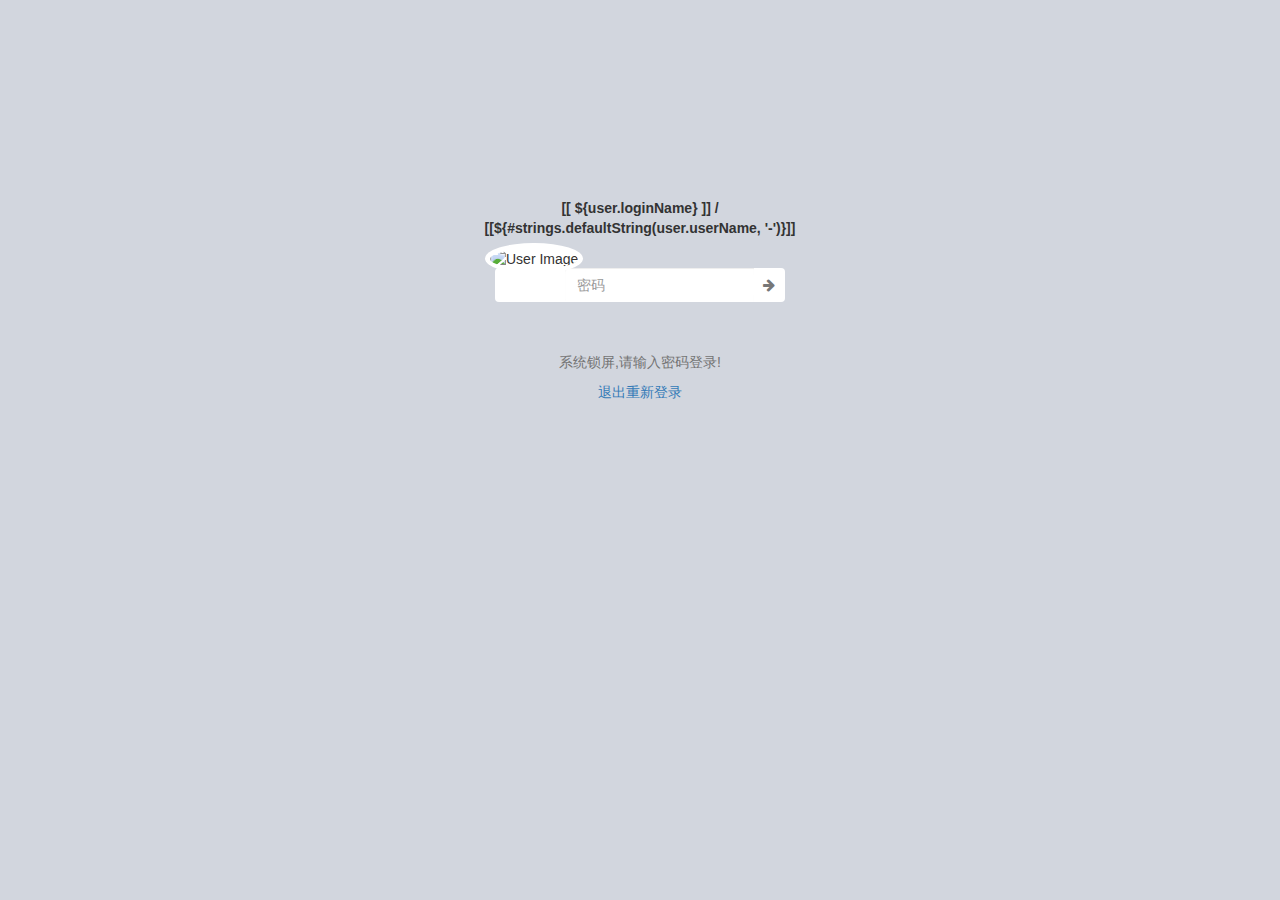
<file: rc-admin/src/main/resources/templates/lock.html>
<!DOCTYPE html>
<html lang="zh" xmlns:th="http://www.thymeleaf.org">
<head>
    <meta charset="utf-8">
    <meta name="viewport" content="width=device-width, initial-scale=1.0">
    <!--360浏览器优先以webkit内核解析-->
    <title>锁定屏幕</title>
    <link th:href="@{favicon.ico}" rel="shortcut icon"/>
    <link href="../static/css/bootstrap.min.css" th:href="@{/css/bootstrap.min.css}" rel="stylesheet"/>
    <link href="../static/css/font-awesome.min.css" th:href="@{/css/font-awesome.min.css}" rel="stylesheet"/>
	<style>.lockscreen{background:#d2d6de;height:auto;}.lockscreen .lockscreen-name{text-align:center;font-weight:600;margin-top:50px;margin-bottom:30px;}.lockscreen-wrapper{max-width:400px;margin:10% auto;z-index:800;position:relative;}.lockscreen .lockscreen-name{text-align:center;font-weight:600;margin-top:50px;margin-bottom:30px;}.lockscreen-item{border-radius:4px;padding:0;background:#fff;position:relative;margin:10px auto 30px auto;width:290px}.lockscreen-image{border-radius:50%;position:absolute;left:-10px;top:-25px;background:#fff;padding:5px;z-index:10}.lockscreen-image>img{border-radius:50%;width:70px;height:70px}.lockscreen-credentials{margin-left:70px}.lockscreen-credentials .form-control{border:0}.lockscreen-credentials .btn{background-color:#fff;border:0;padding:0 10px}.lockscreen-footer{margin-top:150px}.lockscreen-time{width:100%;color:#fff;font-size:60px;display:inline-block;text-align:center;font-family:'Open Sans',sans-serif;font-weight:300;}</style>
</head>
<body class="lockscreen">
<div class="lockscreen-wrapper">
    <div class="lockscreen-time"></div>
    <div class="lockscreen-name">[[ ${user.loginName} ]] / [[${#strings.defaultString(user.userName, '-')}]]</div>

    <div class="lockscreen-item">
        <div class="lockscreen-image">
            <img th:src="(${#strings.isEmpty(user.avatar)}) ? @{/img/profile.jpg} : @{${user.avatar}}" th:onerror="this.src='img/profile.jpg'" class="img-circle" alt="User Image">
        </div>
        <form class="lockscreen-credentials" method="post" action="#" onsubmit="return false;">
            <div class="input-group">
                <input type="password" name="password" autocomplete="off" class="form-control" placeholder="密码">
                <div class="input-group-btn">
                    <button type="button" class="btn" onclick="unlock()"><i class="fa fa-arrow-right text-muted"></i></button>
                </div>
            </div>
        </form>
    </div>
    
    <div class="help-block text-center" style="margin-top: 50px;">系统锁屏,请输入密码登录!</div>
    <div class="text-center">
        <a th:href="@{logout}">退出重新登录</a>
    </div>
</div>
<script src="../static/js/jquery.min.js" th:src="@{/js/jquery.min.js}"></script>
<script src="../static/js/bootstrap.min.js" th:src="@{/js/bootstrap.min.js}"></script>
<script src="../static/js/three.min.js" th:src="@{/js/three.min.js}"></script>
<script src="../static/ajax/libs/layer/layer.min.js" th:src="@{/ajax/libs/layer/layer.min.js}"></script>
<script src="../static/ruoyi/js/ry-ui.js" th:src="@{/ruoyi/js/ry-ui.js?v=4.7.2}"></script>
</body>
<script th:inline="javascript">
    var ctx = [[@{/}]];
    Date.prototype.format = function(fmt) {
	  var o = {
	    "M+" : this.getMonth()+1,                 //月份
	    "d+" : this.getDate(),                    //日
	    "h+" : this.getHours(),                   //小时
	    "m+" : this.getMinutes(),                 //分
	    "s+" : this.getSeconds(),                 //秒
	    "q+" : Math.floor((this.getMonth()+3)/3), //季度
	    "S"  : this.getMilliseconds()             //毫秒
	  };

	  if (/(y+)/.test(fmt)) {
          fmt = fmt.replace(RegExp.$1, (this.getFullYear() + "").substr(4 - RegExp.$1.length));
	  }

	  for (var k in o) {
		  if (new RegExp("(" + k + ")").test(fmt)) {
		      fmt = fmt.replace(RegExp.$1, (RegExp.$1.length == 1) ? (o[k]) : (("00" + o[k]).substr(("" + o[k]).length)));
		  }
      }
	  return fmt;
	}
    
    $(function() {
        $('.lockscreen-time').text((new Date()).format('hh:mm:ss'));
        setInterval(function() {
            $('.lockscreen-time').text((new Date()).format('hh:mm:ss'));
        }, 500);
        init();
        animate();
    });

    $(document).keydown(function(event) {
   	    if (event.keyCode == 13) {
   	    	unlock();
   	    }
   	});
     
    function unlock() {
        var username = $("input[name='username']").val();
        var password = $("input[name='password']").val();
        if ($.common.isEmpty(password)) {
        	$.modal.msg("请输入密码");
            return;
        }
        
        var index = "";
        var config = {
            url: ctx + "unlockscreen",
            type: "post",
            dataType: "json",
            data: { password: password },
            beforeSend: function() {
            	index = layer.load(2, {shade: false});
            },
            success: function(result) {
                if (result.code == web_status.SUCCESS) {
                    location.href = ctx + 'index';
                } else {
                    $.modal.msg(result.msg);
                    $("input[name='password']").val("");
                }
                layer.close(index);
            }
        };
        $.ajax(config);
    };

    var container;
    var camera, scene, projector, renderer;
    var PI2 = Math.PI * 2;

    var programFill = function(context) {
        context.beginPath();
        context.arc(0, 0, 1, 0, PI2, true);
        context.closePath();
        context.fill();
    };

    var programStroke = function(context) {
        context.lineWidth = 0.05;
        context.beginPath();
        context.arc(0, 0, 1, 0, PI2, true);
        context.closePath();
        context.stroke();
    };

    var mouse = { x: 0, y: 0 }, INTERSECTED;
    function init() {
    	container = document.createElement('div');
    	container.id = 'bgc';
    	container.style.position = 'absolute';
    	container.style.zIndex = '0';
    	container.style.top = '0px';
    	$(".lockscreen-wrapper").before(container);

        camera = new THREE.PerspectiveCamera(70, window.innerWidth / window.innerHeight, 1, 10000);
        camera.position.set(0, 300, 500);
        scene = new THREE.Scene();

        for (var i = 0; i < 100; i++) {
            var particle = new THREE.Particle(new THREE.ParticleCanvasMaterial({ color: Math.random() * 0x808080 + 0x808080, program: programStroke }));
            particle.position.x = Math.random() * 800 - 400;
            particle.position.y = Math.random() * 800 - 400;
            particle.position.z = Math.random() * 800 - 400;
            particle.scale.x = particle.scale.y = Math.random() * 10 + 10;
            scene.add(particle);
        }
        projector = new THREE.Projector();
        renderer = new THREE.CanvasRenderer();
        renderer.setSize(window.innerWidth, window.innerHeight - 10);
        container.appendChild(renderer.domElement);
        document.addEventListener('mousemove', onDocumentMouseMove, false);
        window.addEventListener('resize', onWindowResize, false);
    };

    function onWindowResize() {
        camera.aspect = window.innerWidth / window.innerHeight;
        camera.updateProjectionMatrix();
        renderer.setSize(window.innerWidth, window.innerHeight - 10);
    };

    function onDocumentMouseMove(event) {
        event.preventDefault();
        mouse.x = (event.clientX / window.innerWidth) * 2 - 1;
        mouse.y = -(event.clientY / window.innerHeight) * 2 + 1;
    };

    function animate() {
        requestAnimationFrame(animate);
        render();
    };

    var radius = 600;
    var theta = 0;

    function render() {
    	theta += 0.2;
    	camera.position.x = radius * Math.sin(theta * Math.PI / 360);
    	camera.position.y = radius * Math.sin(theta * Math.PI / 360);
    	camera.position.z = radius * Math.cos(theta * Math.PI / 360);
    	camera.lookAt(scene.position);
    	camera.updateMatrixWorld();

    	var vector = new THREE.Vector3(mouse.x, mouse.y, 0.5);
    	projector.unprojectVector(vector, camera);

    	var ray = new THREE.Ray(camera.position, vector.subSelf(camera.position).normalize());
    	var intersects = ray.intersectObjects(scene.children);

        if (intersects.length > 0) {
            if (INTERSECTED != intersects[0].object) {
                if (INTERSECTED) INTERSECTED.material.program = programStroke;
                INTERSECTED = intersects[0].object;
                INTERSECTED.material.program = programFill;
            }
        } else {
            if (INTERSECTED) INTERSECTED.material.program = programStroke;
            INTERSECTED = null;
        }
        renderer.render(scene, camera);
    }
</script>
</html>
</file>
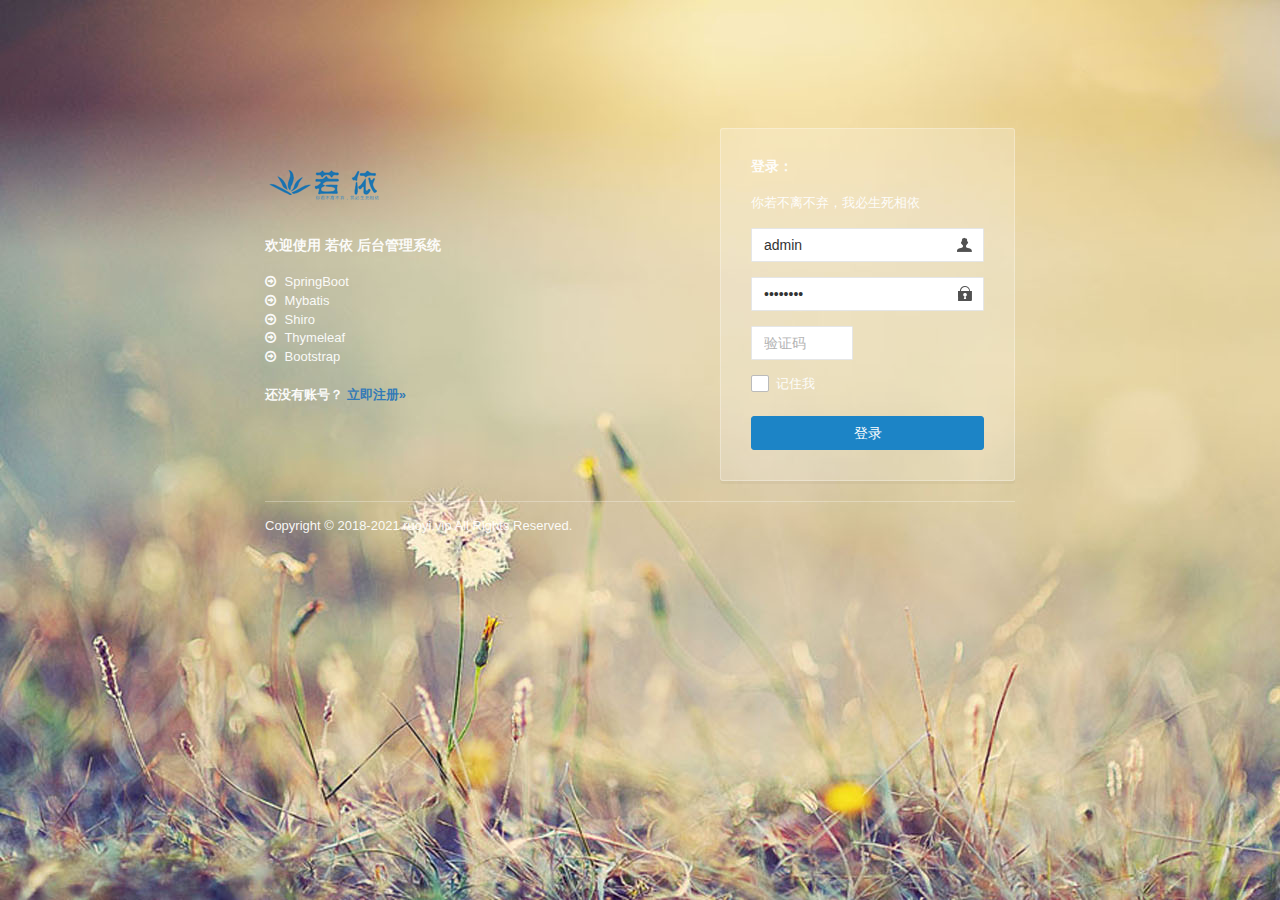
<file: rc-admin/src/main/resources/templates/login.html>
<!DOCTYPE html>
<html lang="zh" xmlns:th="http://www.thymeleaf.org">
<head>
    <meta charset="utf-8">
    <meta name="viewport" content="width=device-width, initial-scale=1.0, maximum-scale=1.0">
    <title>登录若依系统</title>
    <meta name="description" content="若依后台管理框架">
    <link href="../static/css/bootstrap.min.css" th:href="@{/css/bootstrap.min.css}" rel="stylesheet"/>
    <link href="../static/css/font-awesome.min.css" th:href="@{/css/font-awesome.min.css}" rel="stylesheet"/>
    <link href="../static/css/style.min.css" th:href="@{/css/style.min.css}" rel="stylesheet"/>
    <link href="../static/css/login.min.css" th:href="@{/css/login.min.css}" rel="stylesheet"/>
    <link href="../static/ruoyi/css/ry-ui.css" th:href="@{/ruoyi/css/ry-ui.css?v=4.7.2}" rel="stylesheet"/>
    <!-- 360浏览器急速模式 -->
    <meta name="renderer" content="webkit">
    <!-- 避免IE使用兼容模式 -->
    <meta http-equiv="X-UA-Compatible" content="IE=edge">
    <link rel="shortcut icon" href="../static/favicon.ico" th:href="@{favicon.ico}"/>
    <style type="text/css">label.error { position:inherit;  }</style>
    <script>
        if(window.top!==window.self){alert('未登录或登录超时。请重新登录');window.top.location=window.location};
    </script>
</head>
<body class="signin">
    <div class="signinpanel">
        <div class="row">
            <div class="col-sm-7">
                <div class="signin-info">
                    <div class="logopanel m-b">
                        <h1><img alt="[ 若依 ]" src="../static/ruoyi.png" th:src="@{/ruoyi.png}"></h1>
                    </div>
                    <div class="m-b"></div>
                    <h4>欢迎使用 <strong>若依 后台管理系统</strong></h4>
                    <ul class="m-b">
                        <li><i class="fa fa-arrow-circle-o-right m-r-xs"></i> SpringBoot</li>
                        <li><i class="fa fa-arrow-circle-o-right m-r-xs"></i> Mybatis</li>
                        <li><i class="fa fa-arrow-circle-o-right m-r-xs"></i> Shiro</li>
                        <li><i class="fa fa-arrow-circle-o-right m-r-xs"></i> Thymeleaf</li>
                        <li><i class="fa fa-arrow-circle-o-right m-r-xs"></i> Bootstrap</li>
                    </ul>
                    <strong th:if="${isAllowRegister}">还没有账号？ <a th:href="@{/register}">立即注册&raquo;</a></strong>
                </div>
            </div>
            <div class="col-sm-5">
                <form id="signupForm" autocomplete="off">
                    <h4 class="no-margins">登录：</h4>
                    <p class="m-t-md">你若不离不弃，我必生死相依</p>
                    <input type="text"     name="username" class="form-control uname"     placeholder="用户名" value="admin"    />
                    <input type="password" name="password" class="form-control pword"     placeholder="密码"   value="admin123" />
					<div class="row m-t" th:if="${captchaEnabled==true}">
						<div class="col-xs-6">
						    <input type="text" name="validateCode" class="form-control code" placeholder="验证码" maxlength="5" />
						</div>
						<div class="col-xs-6">
							<a href="javascript:void(0);" title="点击更换验证码">
								<img th:src="@{/captcha/captchaImage(type=${captchaType})}" class="imgcode" width="85%"/>
							</a>
						</div>
					</div>
                    <div class="checkbox-custom" th:if="${isRemembered}" th:classappend="${captchaEnabled==false} ? 'm-t'">
				        <input type="checkbox" id="rememberme" name="rememberme"> <label for="rememberme">记住我</label>
				    </div>
                    <button class="btn btn-success btn-block" id="btnSubmit" data-loading="正在验证登录，请稍候...">登录</button>
                </form>
            </div>
        </div>
        <div class="signup-footer">
            <div class="pull-left">
                Copyright © 2018-2021 ruoyi.vip All Rights Reserved. <br>
            </div>
        </div>
    </div>
<script th:inline="javascript"> var ctx = [[@{/}]]; var captchaType = [[${captchaType}]]; </script>
<!--[if lte IE 8]><script>window.location.href=ctx+'html/ie.html';</script><![endif]-->
<!-- 全局js -->
<script src="../static/js/jquery.min.js" th:src="@{/js/jquery.min.js}"></script>
<script src="../static/ajax/libs/validate/jquery.validate.min.js" th:src="@{/ajax/libs/validate/jquery.validate.min.js}"></script>
<script src="../static/ajax/libs/layer/layer.min.js" th:src="@{/ajax/libs/layer/layer.min.js}"></script>
<script src="../static/ajax/libs/blockUI/jquery.blockUI.js" th:src="@{/ajax/libs/blockUI/jquery.blockUI.js}"></script>
<script src="../static/ruoyi/js/ry-ui.js" th:src="@{/ruoyi/js/ry-ui.js?v=4.7.2}"></script>
<script src="../static/ruoyi/login.js" th:src="@{/ruoyi/login.js}"></script>
</body>
</html>
</file>
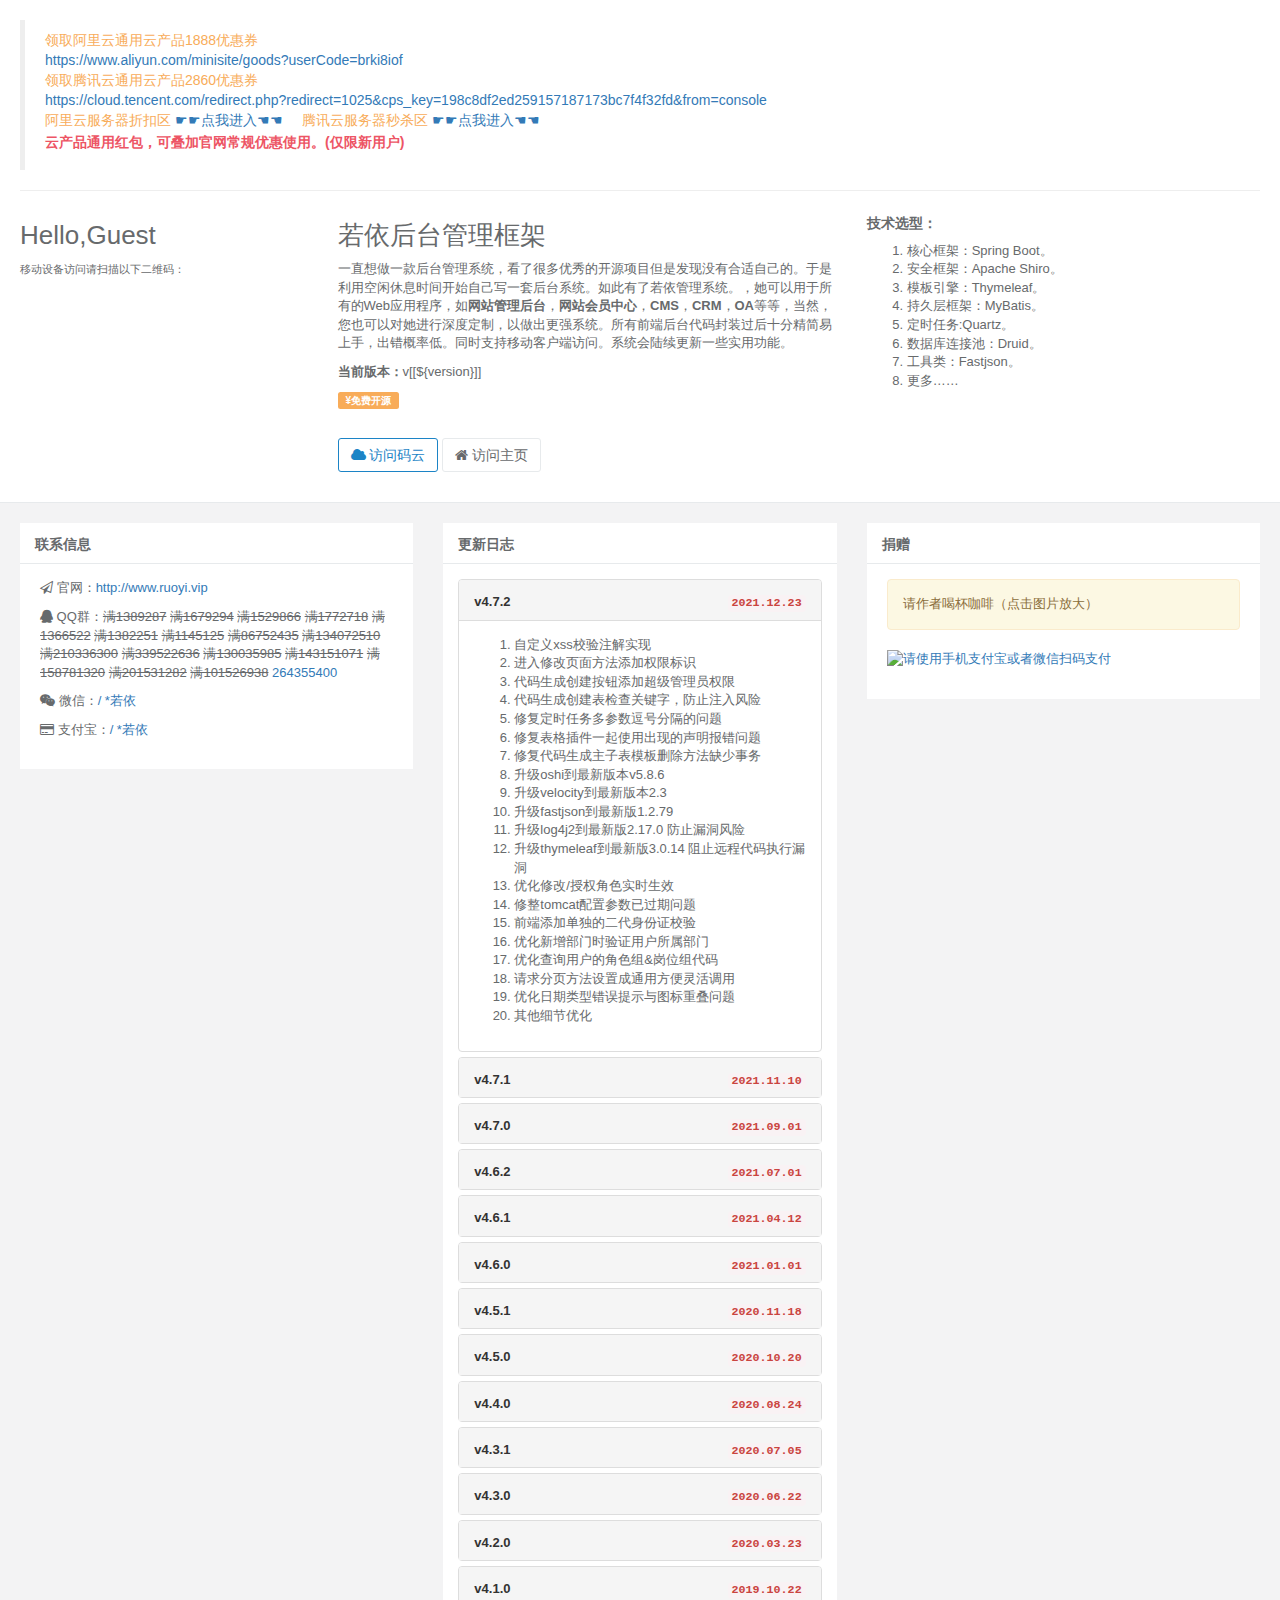
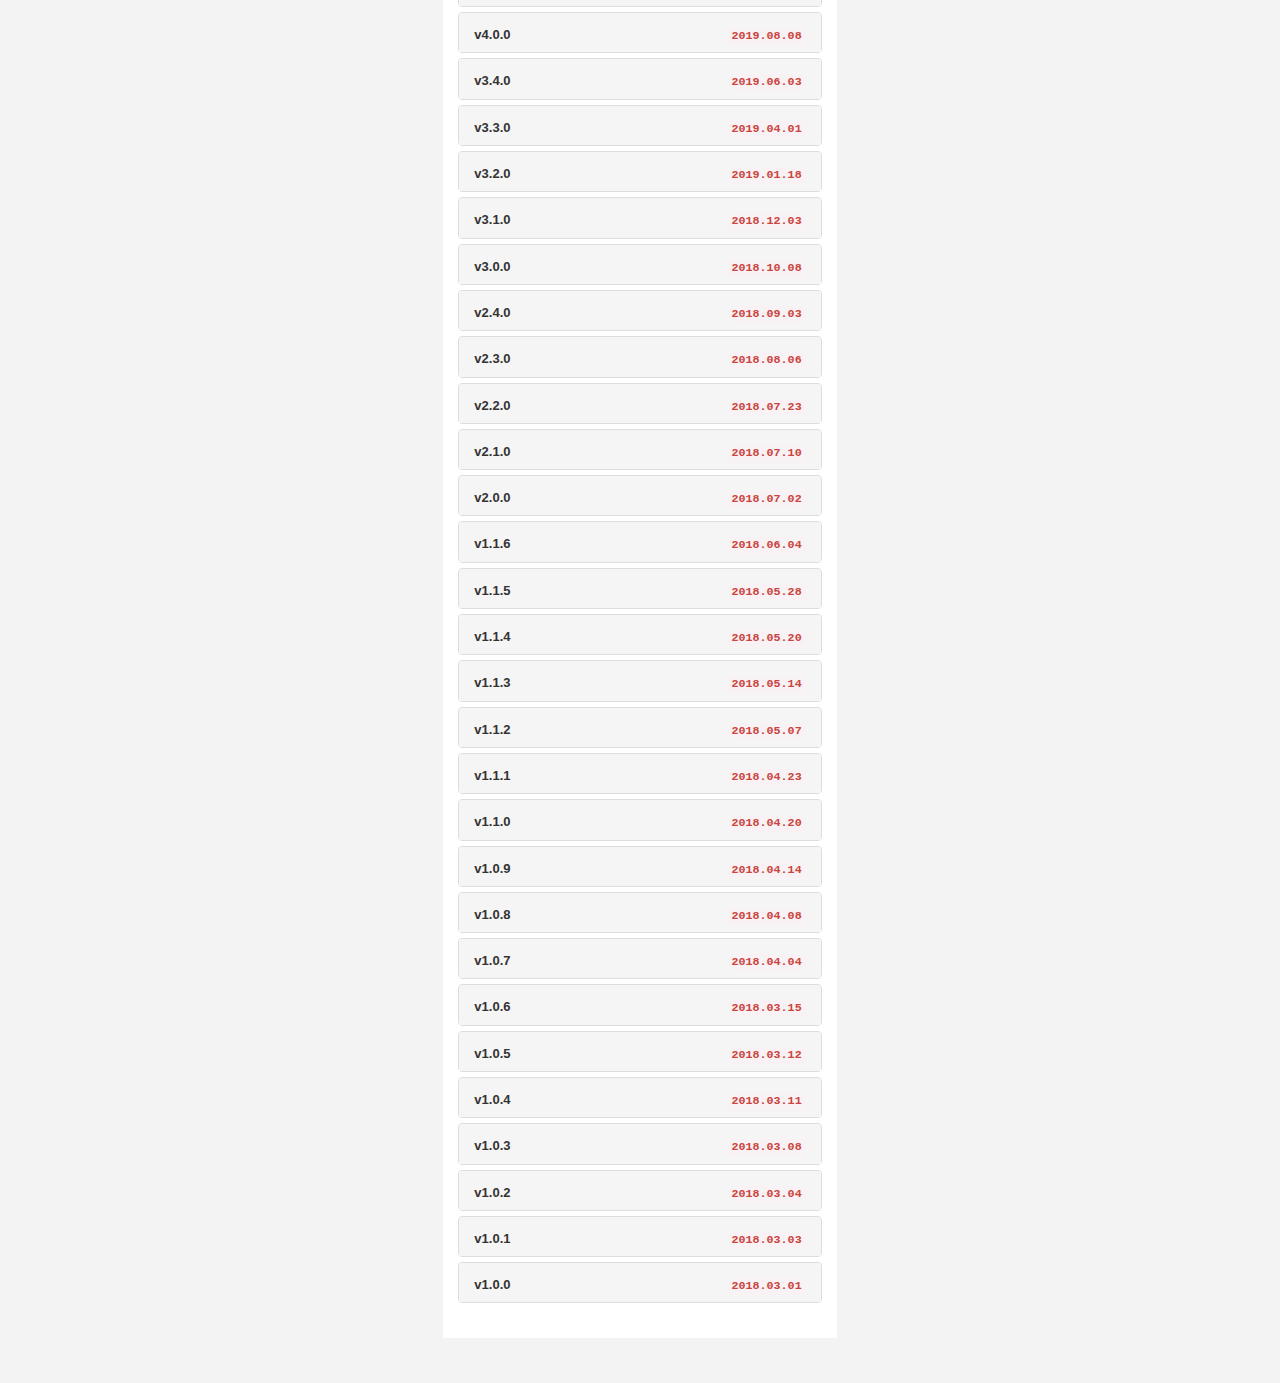
<file: rc-admin/src/main/resources/templates/main.html>
<!DOCTYPE html>
<html  lang="zh" xmlns:th="http://www.thymeleaf.org">
<head>
    <meta charset="utf-8">
    <meta name="viewport" content="width=device-width, initial-scale=1.0">
    <!--360浏览器优先以webkit内核解析-->
    <title>若依介绍</title>
    <link rel="shortcut icon" href="favicon.ico">
    <link href="../static/css/bootstrap.min.css" th:href="@{/css/bootstrap.min.css}" rel="stylesheet"/>
    <link href="../static/css/font-awesome.min.css" th:href="@{/css/font-awesome.min.css}" rel="stylesheet"/>
    <link href="../static/css/style.min.css" th:href="@{/css/style.min.css}" rel="stylesheet"/>
</head>

<body class="gray-bg">
    <div class="row border-bottom white-bg dashboard-header">
        <div class="col-sm-12">
            <blockquote class="text-warning" style="font-size:14px">
                                           领取阿里云通用云产品1888优惠券
                <br><a target="_blank" href="https://www.aliyun.com/minisite/goods?userCode=brki8iof">https://www.aliyun.com/minisite/goods?userCode=brki8iof</a><br>
                                           领取腾讯云通用云产品2860优惠券
                <br><a target="_blank" href="https://cloud.tencent.com/redirect.php?redirect=1025&cps_key=198c8df2ed259157187173bc7f4f32fd&from=console">https://cloud.tencent.com/redirect.php?redirect=1025&cps_key=198c8df2ed259157187173bc7f4f32fd&from=console</a><br>
                                           阿里云服务器折扣区 <a target="_blank" href="http://aly.ruoyi.vip">☛☛点我进入☚☚</a> &nbsp;&nbsp;&nbsp; 腾讯云服务器秒杀区 <a target="_blank" href="http://txy.ruoyi.vip">☛☛点我进入☚☚</a><br>
                <h4 class="text-danger">云产品通用红包，可叠加官网常规优惠使用。(仅限新用户)</h4>
            </blockquote>

            <hr>
        </div>
        <div class="col-sm-3">
            <h2>Hello,Guest</h2>
            <small>移动设备访问请扫描以下二维码：</small>
            <br>
            <br>
            <img th:src="@{/img/qr_code.png}" width="100%" style="max-width:264px;">
            <br>
        </div>
        <div class="col-sm-5">
            <h2>若依后台管理框架</h2>
            <p>一直想做一款后台管理系统，看了很多优秀的开源项目但是发现没有合适自己的。于是利用空闲休息时间开始自己写一套后台系统。如此有了若依管理系统。，她可以用于所有的Web应用程序，如<b>网站管理后台</b>，<b>网站会员中心</b>，<b>CMS</b>，<b>CRM</b>，<b>OA</b>等等，当然，您也可以对她进行深度定制，以做出更强系统。所有前端后台代码封装过后十分精简易上手，出错概率低。同时支持移动客户端访问。系统会陆续更新一些实用功能。</p>
            <p>
                <b>当前版本：</b><span>v[[${version}]]</span>
            </p>
            <p>
                <span class="label label-warning">&yen;免费开源</span>
            </p>
            <br>
            <p>
                <a class="btn btn-success btn-outline" href="https://gitee.com/y_project/RuoYi" target="_blank">
                    <i class="fa fa-cloud"> </i> 访问码云
                </a>
                <a class="btn btn-white btn-bitbucket" href="http://ruoyi.vip" target="_blank">
                    <i class="fa fa-home"></i> 访问主页
                </a>
            </p>
        </div>
        <div class="col-sm-4">
            <h4>技术选型：</h4>
            <ol>
                <li>核心框架：Spring Boot。</li>
                <li>安全框架：Apache Shiro。</li>
                <li>模板引擎：Thymeleaf。</li>
                <li>持久层框架：MyBatis。</li>
				<li>定时任务:Quartz。</li>
                <li>数据库连接池：Druid。</li>
                <li>工具类：Fastjson。</li>
                <li>更多……</li>
            </ol>
        </div>

    </div>
    <div class="wrapper wrapper-content">
        <div class="row">
            <div class="col-sm-4">

                <div class="ibox float-e-margins">
                    <div class="ibox-title">
                        <h5>联系信息</h5>

                    </div>
                    <div class="ibox-content">
                        <p><i class="fa fa-send-o"></i> 官网：<a href="http://www.ruoyi.vip" target="_blank">http://www.ruoyi.vip</a>
                        </p>
                        <p><i class="fa fa-qq"></i> QQ群：<s>满1389287</s> <s>满1679294</s> <s>满1529866</s> <s>满1772718</s> <s>满1366522</s> <s>满1382251</s> <s>满1145125</s> <s>满86752435</s> <s>满134072510</s> <s>满210336300</s> <s>满339522636</s> <s>满130035985</s> <s>满143151071</s> <s>满158781320</s> <s>满201531282</s> <s>满101526938</s> <a href="https://jq.qq.com/?_wv=1027&k=up9k3ZXJ" target="_blank">264355400</a> 
                        </p>
                        <p><i class="fa fa-weixin"></i> 微信：<a href="javascript:;">/ *若依</a>
                        </p>
                        <p><i class="fa fa-credit-card"></i> 支付宝：<a href="javascript:;" class="支付宝信息">/ *若依</a>
                        </p>
                    </div>
                </div>
            </div>
            <div class="col-sm-4">
                <div class="ibox float-e-margins">
                    <div class="ibox-title">
                        <h5>更新日志</h5>
                    </div>
                    <div class="ibox-content no-padding">
                        <div class="panel-body">
                            <div class="panel-group" id="version">
                            <div class="panel panel-default">
								<div class="panel-heading">
								   <h5 class="panel-title">
									   <a data-toggle="collapse" data-parent="#version" href="#v472">v4.7.2</a><code class="pull-right">2021.12.23</code>
								   </h5>
								</div>
								<div id="v472" class="panel-collapse collapse in">
									<div class="panel-body">
									   <ol>
									        <li>自定义xss校验注解实现</li>
									        <li>进入修改页面方法添加权限标识</li>
									        <li>代码生成创建按钮添加超级管理员权限</li>
									        <li>代码生成创建表检查关键字，防止注入风险</li>
									        <li>修复定时任务多参数逗号分隔的问题</li>
									        <li>修复表格插件一起使用出现的声明报错问题</li>
									        <li>修复代码生成主子表模板删除方法缺少事务</li>
									        <li>升级oshi到最新版本v5.8.6</li>
									        <li>升级velocity到最新版本2.3</li>
									        <li>升级fastjson到最新版1.2.79</li>
									        <li>升级log4j2到最新版2.17.0 防止漏洞风险</li>
									        <li>升级thymeleaf到最新版3.0.14 阻止远程代码执行漏洞</li>
									        <li>优化修改/授权角色实时生效</li>
									        <li>修整tomcat配置参数已过期问题</li>
									        <li>前端添加单独的二代身份证校验</li>
									        <li>优化新增部门时验证用户所属部门</li>
									        <li>优化查询用户的角色组&岗位组代码</li>
									        <li>请求分页方法设置成通用方便灵活调用</li>
									        <li>优化日期类型错误提示与图标重叠问题</li>
									        <li>其他细节优化</li>
										</ol>
									</div>
								</div>
							</div>
                            <div class="panel panel-default">
								<div class="panel-heading">
								   <h5 class="panel-title">
									   <a data-toggle="collapse" data-parent="#version" href="#v471">v4.7.1</a><code class="pull-right">2021.11.10</code>
								   </h5>
								</div>
								<div id="v471" class="panel-collapse collapse">
									<div class="panel-body">
									   <ol>
									        <li>新增是否开启页签功能</li>
									        <li>代码生成的模块增加创建表功能</li>
									        <li>Excel导入支持@Excels注解</li>
									        <li>Excel注解支持导入导出标题信息</li>
									        <li>Excel注解支持自定义数据处理器</li>
									        <li>日志注解新增是否保存响应参数</li>
									        <li>防重提交注解支持配置间隔时间/提示消息</li>
									        <li>网页部分操作禁止使用后退键（Backspace）</li>
									        <li>实例演示中增加多层窗口获取值</li>
									        <li>弹出层openOptions增加动画属性</li>
									        <li>升级spring-boot到最新版本2.5.6</li>
									        <li>升级spring-boot-mybatis到最新版2.2.0</li>
									        <li>升级pagehelper到最新版1.4.0</li>
									        <li>升级oshi到最新版本v5.8.2</li>
									        <li>升级druid到最新版1.2.8</li>
									        <li>升级fastjson到最新版1.2.78</li>
									        <li>升级thymeleaf-extras-shiro到最新版本v2.1.0</li>
									        <li>升级bootstrap-fileinput到最新版本v5.2.4</li>
									        <li>修改阿里云maven仓库地址为新版地址</li>
									        <li>定时任务屏蔽违规字符</li>
									        <li>增加sendGet无参请求方法</li>
									        <li>代码生成去掉多余的排序字段</li>
									        <li>优化启动脚本参数优化</li>
									        <li>优化页签关闭右侧清除iframe元素</li>
									        <li>优化多表格切换表单查询参数</li>
									        <li>优化表格实例切换event不能为空</li>
									        <li>优化mybatis全局默认的执行器</li>
									        <li>优化导入Excel数据关闭时清理file</li>
									        <li>优化Excel导入图片可能出现的异常</li>
									        <li>优化记录登录信息，防止不必要的修改</li>
									        <li>优化aop语法，使用spring自动注入注解</li>
									        <li>修复无法被反转义问题</li>
									        <li>修复拖拽行数据错位问题</li>
									        <li>修复新窗口打开页面关闭弹窗报错</li>
									        <li>修复富文本回退键被禁止&控制台报错问题</li>
									        <li>修复自定义弹出层全屏参数无效问题</li>
									        <li>修复树表代码生成短字段无法识别问题</li>
									        <li>修复apple/webkit浏览器时间无法格式化</li>
									        <li>修复后端主子表代码模板方法名生成错误问题</li>
									        <li>修复swagger没有指定dataTypeClass导致启动出现warn日志</li>
									        <li>其他细节优化</li>
										</ol>
									</div>
								</div>
							</div>
                            <div class="panel panel-default">
								<div class="panel-heading">
								   <h5 class="panel-title">
									   <a data-toggle="collapse" data-parent="#version" href="#v470">v4.7.0</a><code class="pull-right">2021.09.01</code>
								   </h5>
								</div>
								<div id="v470" class="panel-collapse collapse">
									<div class="panel-body">
									   <ol>
									        <li>优化弹出层显示在顶层窗口</li>
									        <li>定时任务支持在线生成cron表达式</li>
									        <li>Excel注解支持Image图片导入</li>
									        <li>支持配置是否开启记住我功能</li>
									        <li>修改时检查用户数据权限范围</li>
									        <li>表单重置开始/结束时间控件</li>
									        <li>新增多图上传示例</li>
									        <li>启用父部门状态排除顶级节点</li>
									        <li>富文本默认dialogsInBody属性</li>
									        <li>去除默认分页合理化参数</li>
									        <li>顶部菜单跳转添加绝对路径</li>
									        <li>升级oshi到最新版本v5.8.0</li>
									        <li>升级shiro到最新版本v1.8.0</li>
									        <li>升级commons.io到最新版本v2.11.0</li>
									        <li>升级jquery到最新版v3.6.0</li>
									        <li>升级icheck到最新版v1.0.3</li>
									        <li>升级layer到最新版本v3.5.1</li>
									        <li>升级layui到最新版本v2.6.8</li>
									        <li>升级laydate到最新版本v5.3.1</li>
									        <li>升级select2到最新版v4.0.13</li>
									        <li>升级cropper到最新版本v1.5.12</li>
									        <li>升级summernote到最新版本v0.8.18</li>
									        <li>升级duallistbox到最新版本v3.0.9</li>
									        <li>升级jquery.validate到最新版本v1.19.3</li>
									        <li>升级bootstrap-suggest到最新版本v0.1.29</li>
									        <li>升级bootstrap-select到最新版本v1.13.18</li>
									        <li>升级bootstrap-fileinput到最新版本v5.2.3</li>
									        <li>查询表格指定列值增加是否去重属性</li>
									        <li>删除sourceMappingURL源映射</li>
									        <li>去除多余的favicon.ico引入</li>
									        <li>优化代码生成模板</li>
									        <li>优化XSS跨站脚本过滤</li>
									        <li>补充定时任务表字段注释</li>
									        <li>定时任务屏蔽ldap远程调用</li>
									        <li>定时任务屏蔽http(s)远程调用</li>
									        <li>定时任务对检查异常进行事务回滚</li>
									        <li>调度日志详细页添加关闭按钮</li>
									        <li>优化异常打印输出信息</li>
									        <li>优化移动端进入首页样式</li>
									        <li>优化用户操作不能删除自己</li>
									        <li>默认开始/结束时间绑定控件选择类型</li>
									        <li>其他细节优化</li>
										</ol>
									</div>
								</div>
							</div>
                            <div class="panel panel-default">
								<div class="panel-heading">
								   <h5 class="panel-title">
									   <a data-toggle="collapse" data-parent="#version" href="#v462">v4.6.2</a><code class="pull-right">2021.07.01</code>
								   </h5>
								</div>
								<div id="v462" class="panel-collapse collapse">
									<div class="panel-body">
									   <ol>
									        <li>优化参数&字典缓存操作</li>
									        <li>新增表格参数（导出方式&导出文件类型）</li>
									        <li>新增表格示例（自定义视图分页）</li>
									        <li>新增示例（表格列拖拽）</li>
									        <li>集成yuicompressor实现(CSS/JS压缩)</li>
									        <li>新增表格参数（是否支持打印页面showPrint）</li>
									        <li>支持bat脚本执行应用</li>
									        <li>修复存在的SQL注入漏洞问题</li>
									        <li>定时任务屏蔽rmi远程调用</li>
									        <li>导出Excel文件支持数据流下载方式</li>
									        <li>实例演示弹层组件增加相册层示例</li>
									        <li>删除操作日志记录信息</li>
									        <li>增加表格重置分页的参数</li>
									        <li>限制超级管理员不允许操作</li>
									        <li>树级结构更新子节点使用replaceFirst</li>
									        <li>支持动态生成密匙，防止默认密钥泄露</li>
									        <li>升级pagehelper到最新版1.3.1</li>
									        <li>升级oshi到最新版本v5.7.4</li>
									        <li>升级swagger到最新版本v3.0.0</li>
									        <li>升级commons.io到最新版本v2.10.0</li>
									        <li>升级commons.fileupload到最新版本v1.4</li>
									        <li>升级bootstrap-table到最新版本v1.18.3</li>
									        <li>升级druid到最新版本v1.2.6</li>
									        <li>升级fastjson到最新版1.2.76</li>
									        <li>升级layui到最新版本v2.6.6</li>
									        <li>升级layer到最新版本v3.5.0</li>
									        <li>升级laydate到最新版本v5.3.0</li>
									        <li>优化表格树移动端&边框显示</li>
									        <li>新增表格刷新options配置方法</li>
									        <li>优化图片工具类读取文件，防止异常</li>
									        <li>修复表格图片预览移动端宽高无效问题</li>
									        <li>主子表通用操作封装处理增加文本域类型</li>
									        <li>日志注解兼容获取json类型的参数</li>
									        <li>修复表单向导插件有滚动条时底部工具栏无法固定问题</li>
									        <li>修复导出角色数据范围翻译缺少仅本人</li>
									        <li>修正Velocity模板初始字符集</li>
									        <li>升级mybatis到最新版3.5.6 阻止远程代码执行漏洞</li>
									        <li>优化代码生成导出模板名称</li>
									        <li>修改个人中心密码长度提醒</li>
									        <li>实例演示中弹出表格增加以回调形式回显到父窗体</li>
									        <li>修复登录页面弹窗文字不显示的问题</li>
									        <li>其他细节优化</li>
										</ol>
									</div>
								</div>
							</div>
                            <div class="panel panel-default">
								<div class="panel-heading">
								   <h5 class="panel-title">
									   <a data-toggle="collapse" data-parent="#version" href="#v461">v4.6.1</a><code class="pull-right">2021.04.12</code>
								   </h5>
								</div>
								<div id="v461" class="panel-collapse collapse">
									<div class="panel-body">
									   <ol>
									        <li>新增IE浏览器版本过低提示页面</li>
									        <li>新增详细信息tab页签方式</li>
									        <li>新增解锁屏幕打开上次页签</li>
									        <li>数据监控默认账户密码防止越权访问</li>
									        <li>新增表格示例（导出选择列）</li>
									        <li>个人信息添加手机&邮箱重复验证</li>
									        <li>个人中心刷新后样式问题</li>
									        <li>操作日志返回参数添加非空验证</li>
									        <li>velocity剔除commons-collections版本，防止3.2.1版本的反序列化漏洞</li>
									        <li>子表模板默认日期格式化</li>
									        <li>代码生成预览语言根据后缀名高亮显示</li>
									        <li>代码生成主子表相同字段导致数据问题</li>
									        <li>升级SpringBoot到最新版本2.2.13</li>
									        <li>升级shiro到最新版1.7.1 阻止身份认证绕过漏洞</li>
									        <li>升级bootstrapTable到最新版本v1.18.2</li>
									        <li>升级bootstrapTable相关组件到最新版本v1.18.2</li>
									        <li>升级fastjson到最新版1.2.75</li>
									        <li>升级druid到最新版本v1.2.4</li>
									        <li>升级oshi到最新版本v5.6.0</li>
									        <li>修改ip字段长度防止ipv6地址长度不够</li>
									        <li>搜索建议示例选择后隐藏列表</li>
									        <li>主子表示例增加初始化数据</li>
									        <li>优化Excel导入增加空行判断</li>
									        <li>修复横向菜单无法打开页签问题</li>
									        <li>修复导入数据为负浮点数时，导入结果会丢失精度问题</li>
									        <li>优化更多操作按钮左侧移入内容闪现消失情况</li>
									        <li>修复主子表提交中列隐藏后出现列偏移问题</li>
									        <li>单据打印网页时通过hidden-print隐藏元素</li>
									        <li>表格销毁清除记住选择数据</li>
									        <li>增加表格动态列示例</li>
									        <li>代码生成选择主子表关联元素必填</li>
									        <li>tree根据Id和Name选中指定节点增加空判断</li>
									        <li>其他细节优化</li>
										</ol>
									</div>
								</div>
							</div>
                            <div class="panel panel-default">
								<div class="panel-heading">
								   <h5 class="panel-title">
									   <a data-toggle="collapse" data-parent="#version" href="#v46">v4.6.0</a><code class="pull-right">2021.01.01</code>
								   </h5>
								</div>
								<div id="v46" class="panel-collapse collapse">
									<div class="panel-body">
									   <ol>
									        <li>新增缓存监控管理</li>
									        <li>新增锁定屏幕功能</li>
									        <li>菜单新增是否刷新页面</li>
									        <li>删除用户和角色解绑关联</li>
									        <li>新增密码强度字符范围提示</li>
									        <li>防止匿名访问进行过滤</li>
									        <li>升级SpringBoot到最新版本2.2.12</li>
									        <li>升级poi到最新版本4.1.2</li>
									        <li>升级bitwalker到最新版本1.21</li>
									        <li>升级bootstrap-fileinput到最新版本5.1.3</li>
									        <li>升级bootstrapTable到最新版本v1.18.0</li>
									        <li>升级bootstrapTable相关组件到最新版本v1.18.0</li>
									        <li>升级oshi到最新版本v5.3.6</li>
									        <li>新增示例（标签 & 提示）</li>
									        <li>添加单据打印示例</li>
									        <li>修改表格初始参数sortName默认值为undefined</li>
									        <li>新增表格参数（自定义打印页面模板printPageBuilder）</li>
									        <li>新增表格参数（是否显示行间隔色striped）</li>
									        <li>新增表格参数（渲染完成后执行的事件onPostBody）</li>
									        <li>Excel注解支持Image图片导出</li>
									        <li>Excel支持注解align对齐方式</li>
									        <li>Excel支持导入Boolean型数据</li>
									        <li>主子表操作添加通用addColumn方法</li>
									        <li>代码生成日期控件区分范围</li>
									        <li>代码生成数据库文本类型生成表单文本域</li>
									        <li>修复生成主子表外键名错误</li>
									        <li>选项卡新增是否刷新属性</li>
									        <li>修复树表格表头跟表格宽度不同步的问题</li>
									        <li>表格树加载完成触发tooltip方法</li>
									        <li>使用widthUnit定义树表格选项单位</li>
									        <li>修复主子表editColumn序列问题</li>
									        <li>修复添加全屏在无参数时没有替换url参数问题</li>
									        <li>弹出层openOptions移动端自适应</li>
									        <li>防止错误页返回主页出现嵌套问题</li>
									        <li>设置回显数据字典验证防止空值</li>
									        <li>其他细节优化</li>
										</ol>
									</div>
								</div>
							</div>
                            <div class="panel panel-default">
								<div class="panel-heading">
								   <h5 class="panel-title">
									   <a data-toggle="collapse" data-parent="#version" href="#v451">v4.5.1</a><code class="pull-right">2020.11.18</code>
								   </h5>
								</div>
								<div id="v451" class="panel-collapse collapse">
									<div class="panel-body">
									   <ol>
									        <li>阻止任意文件下载漏洞</li>
									        <li>升级shiro到最新版1.7.0 阻止权限绕过漏洞</li>
									        <li>升级druid到最新版本v1.2.2</li>
									        <li>新增表格行触发事件（onCheck、onUncheck、onCheckAll、onUncheckAll）</li>
									        <li>修复多页签关闭非当前选项出现空白问题</li>
									        <li>代码生成预览支持高亮显示</li>
									        <li>mapperLocations配置支持分隔符</li>
									        <li>权限信息调整</li>
									        <li>个人中心头像和上传头像增加默认图片</li>
									        <li>全局配置类保持和其他应用命名相同</li>
										</ol>
									</div>
								</div>
							</div>
                            <div class="panel panel-default">
								<div class="panel-heading">
								   <h5 class="panel-title">
									   <a data-toggle="collapse" data-parent="#version" href="#v45">v4.5.0</a><code class="pull-right">2020.10.20</code>
								   </h5>
								</div>
								<div id="v45" class="panel-collapse collapse">
									<div class="panel-body">
									   <ol>
									        <li>新增菜单导航显示风格（default为左侧导航菜单，topnav为顶部导航菜单）</li>
									        <li>菜单&数据权限新增（展开/折叠 全选/全不选 父子联动）</li>
									        <li>账号密码支持自定义更新周期</li>
									        <li>初始密码支持自定义修改策略</li>
									        <li>新增校验用户修改新密码不能与旧密码相同</li>
									        <li>添加检查密码范围支持的特殊字符包括：~!@#$%^&*()-=_+</li>
									        <li>注册账号设置默认用户名称及密码最后更新时间</li>
									        <li>去除用户手机邮箱部门必填验证</li>
									        <li>新增日期格式化方法</li>
									        <li>代码生成添加bit类型</li>
									        <li>树结构加载添加callBack回调方法</li>
									        <li>修复用户管理页面滚动返回顶部条失效</li>
									        <li>修复代码生成模板文件上传组件缺少ctx的问题</li>
									        <li>限制系统内置参数不允许删除</li>
									        <li>新增表格列宽拖动插件</li>
									        <li>新增Ajax局部刷新demo</li>
									        <li>新增是否开启页脚功能</li>
									        <li>新增表格参数（通过自定义函数设置标题样式headerStyle）</li>
									        <li>新增表格参数（通过自定义函数设置页脚样式footerStyle）</li>
									        <li>修复窗体大小改变后浮动提示框失效问题</li>
									        <li>生成代码补充必填样式</li>
									        <li>生成页面时不忽略remark属性</li>
									        <li>字典数据列表页添加关闭按钮</li>
									        <li>Excel注解支持自动统计数据总和</li>
									        <li>升级springboot到2.1.17 提升安全性</li>
									        <li>升级pagehelper到最新版1.3.0</li>
									        <li>升级druid到最新版本v1.2.1</li>
									        <li>升级fastjson到最新版1.2.74</li>
									        <li>升级bootstrap-fileinput到最新版本5.1.2</li>
									        <li>升级oshi到最新版本v5.2.5</li>
									        <li>表单向导插件更换为jquery-smartwizard</li>
									        <li>修改主子表提交示例代码防止渲染失效</li>
									        <li>添加导入数据弹出窗体自定义宽高</li>
									        <li>用户信息参数返回忽略掉密码字段</li>
									        <li>优化关闭窗体添加index参数</li>
									        <li>回显数据字典（字符串数组）增加空值判断</li>
									        <li>修改前端密码长度校验和错误提示不符问题</li>
									        <li>AjaxResult重写put方法，以方便链式调用</li>
									        <li>增强验证码校验的语义，更易懂</li>
									        <li>导入excel整形值校验优化</li>
									        <li>Excel导出类型NUMERIC支持精度浮点类型</li>
									        <li>导出Excel调整targetAttr获取值方法，防止get方法不规范</li>
									        <li>输入框组验证错误后置图标提示颜色</li>
									        <li>上传媒体类型添加视频格式</li>
									        <li>数据权限判断参数类型</li>
									        <li>修正数据库字符串类型nvarchar</li>
									        <li>优化递归子节点</li>
									        <li>修复多表格搜索formId无效</li>
									        <li>其他细节优化</li>
										</ol>
									</div>
								</div>
							</div>
                            <div class="panel panel-default">
								<div class="panel-heading">
								   <h5 class="panel-title">
									   <a data-toggle="collapse" data-parent="#version" href="#v44">v4.4.0</a><code class="pull-right">2020.08.24</code>
								   </h5>
								</div>
								<div id="v44" class="panel-collapse collapse">
									<div class="panel-body">
									   <ol>
									        <li>升级bootstrapTable到最新版本1.17.1</li>
									        <li>升级shiro到最新版1.6.0 阻止权限绕过漏洞</li>
									        <li>升级fastjson到最新版1.2.73</li>
									        <li>代码生成支持同步数据库</li>
									        <li>代码生成支持富文本控件</li>
									        <li>用户密码支持自定义配置规则</li>
									        <li>新增表格自动刷新插件</li>
									        <li>新增表格打印配置插件</li>
									        <li>更换图片裁剪工具为cropper</li>
									        <li>Excel支持sort导出排序</li>
									        <li>代码生成支持自定义路径</li>
									        <li>代码生成支持选择上级菜单</li>
									        <li>代码生成支持上传控件</li>
									        <li>新增表格参数（自定义加载文本的字体大小loadingFontSize）</li>
									        <li>Excel注解支持设置BigDecimal精度&舍入规则</li>
									        <li>操作日志记录排除敏感属性字段</li>
									        <li>修复不同浏览器附件下载中文名乱码的问题</li>
									        <li>用户分配角色不允许选择超级管理员角色</li>
									        <li>更换表格冻结列插件</li>
									        <li>添加右侧冻结列示例</li>
									        <li>升级表格行编辑&移动端适应插件</li>
									        <li>修复更新表格插件后无法设置实例配置问题</li>
									        <li>修复更新表格插件后导致的主子表错误</li>
									        <li>修复页面存在多表格，回调函数res数据不正确问题</li>
									        <li>强退&过期清理登录帐号缓存会话</li>
									        <li>表格树标题内容支持html语义化标签</li>
									        <li>修复配置应用的访问路径首页页签重复问题</li>
									        <li>优化openTab打开时滚动到当前页签</li>
									        <li>表格请求方式method支持自定义配置</li>
									        <li>菜单页签联动优化</li>
									        <li>用户邮箱长度限制修改为50</li>
									        <li>主子表示例添加日期格式案例</li>
									        <li>修改表格行内编辑示例旧值参数</li>
									        <li>操作日志查询方式调整</li>
									        <li>唯一限制条件只返回单条数据</li>
									        <li>修改Excel设置STRING单元格类型</li>
									        <li>添加获取当前的环境配置方法</li>
									        <li>截取返回参数长度，防止超出异常</li>
									        <li>定时任务cron表达式验证</li>
									        <li>拆分表格插件，按需引入</li>
									        <li>多行文本框补齐必填错误提示背景</li>
									        <li>其他细节优化</li>
										</ol>
									</div>
								</div>
							</div>
                            <div class="panel panel-default">
								<div class="panel-heading">
								   <h5 class="panel-title">
									   <a data-toggle="collapse" data-parent="#version" href="#v431">v4.3.1</a><code class="pull-right">2020.07.05</code>
								   </h5>
								</div>
								<div id="v431" class="panel-collapse collapse">
									<div class="panel-body">
									   <ol>
									        <li>国家信息安全漏洞（请务必保持cipherKey密钥唯一性）</li>
									        <li>升级shiro到最新版1.5.3 阻止权限绕过漏洞</li>
									        <li>修改验证码在使用后清除，防止多次使用</li>
									        <li>检查字符支持小数点&降级改成异常提醒</li>
									        <li>openOptions函数中加入自定义maxmin属性</li>
									        <li>支持openOptions方法最大化</li>
									        <li>支持openOptions方法多个按钮回调</li>
									        <li>新增isLinkage支持页签与菜单联动</li>
									        <li>修改代码生成导入表结构出现异常页面不提醒问题</li>
									        <li>优化用户头像发生错误，则显示一个默认头像</li>
									        <li>Excel导出支持字典类型</li>
										</ol>
									</div>
								</div>
							</div>
                            <div class="panel panel-default">
								<div class="panel-heading">
								   <h5 class="panel-title">
									   <a data-toggle="collapse" data-parent="#version" href="#v43">v4.3.0</a><code class="pull-right">2020.06.22</code>
								   </h5>
								</div>
								<div id="v43" class="panel-collapse collapse">
									<div class="panel-body">
									   <ol>
									        <li>代码生成模板支持主子表</li>
									        <li>代码生成显示类型支持复选框</li>
									        <li>前端表单样式修改成圆角</li>
									        <li>新增回显数据字典（字符串数组）</li>
									        <li>修复浏览器手动缩放比例后菜单无法自适应问题</li>
									        <li>限制用户不允许选择系统管理员角色</li>
									        <li>用户信息添加输入框组图标&鼠标按下显示密码</li>
									        <li>升级fastjson到最新版1.2.70 修复高危安全漏洞</li>
									        <li>升级Bootstrap版本到v3.3.7</li>
									        <li>修复selectColumns方法获取子对象数据无效问题</li>
									        <li>修改数据源类型优先级，先根据方法，再根据类</li>
									        <li>修改上级部门（选择项排除本身和下级）</li>
									        <li>首页菜单显示调整</li>
									        <li>添加是否开启swagger配置</li>
									        <li>新增示例（主子表提交）</li>
									        <li>新增示例（多级联动下拉示例）</li>
									        <li>新增示例（表格属性data数据加载）</li>
									        <li>新增表格列参数（是否列选项可见ignore）</li>
									        <li>新增表格参数（是否启用显示卡片视图cardView）</li>
									        <li>新增表格参数（是否显示全屏按钮showFullscreen）</li>
									        <li>新增表格参数（是否启用分页条无限循环的功能paginationLoop）</li>
									        <li>新增表格参数（是否显示表头showHeader）</li>
									        <li>表格添加显示/隐藏所有列方法 showAllColumns/hideAllColumns</li>
									        <li>修复部分情况节点不展开问题</li>
									        <li>修复关闭标签页后刷新还是上次地址问题</li>
									        <li>修复选择菜单后刷新页面，菜单箭头显示不对问题</li>
											<li>修复jquery表单序列化时复选框未选中不会序列化到对象中问题</li>
											<li>Excel支持readConverterExp读取字符串组内容</li>
									        <li>更换IP地址查询接口</li>
									        <li>默认关闭获取ip地址</li>
									        <li>操作处理ajaxSuccess判断修正</li>
									        <li>HttpUtils.sendPost()方法，参数无需拼接参数到url</li>
									        <li>通用http发送方法增加参数 contentType 编码类型</li>
									        <li>HTML过滤器不替换&实体</li>
									        <li>代码生成浮点型改用BigDecimal</li>
									        <li>修复表单构建单选和多选框渲染问题</li>
									        <li>代码生成模板调整，字段为String并且必填则加空串条件</li>
									        <li>字典数据查询列表根据dictSort升序排序</li>
									        <li>修复树表对imageView和tooltip方法无效问题</li>
									        <li>修复Long类型比较相等问题调整</li>
									        <li>示例demo页面清除html链接，防止点击后跳转出现404</li>
									        <li>在线用户强退方法合并</li>
									        <li>添加校验部门包含未停用的子部门</li>
									        <li>取消回车自动提交表单</li>
									        <li>'A','I','BUTTON' 标签忽略clickToSelect事件，防止点击操作按钮时选中</li>
									        <li>邮箱显示截取部分字符串，防止低分辨率错位</li>
									        <li>代码生成列属性根据sort排序</li>
									        <li>修复更多操作部分浏览器不兼容情况</li>
									        <li>图片预览事件属性修正</li>
									        <li>修复冻结列排序样式无效问题</li>
									        <li>修复context-path的情况下个人中心刷新导致样式问题</li>
									        <li>全屏editFull打开适配表树</li>
									        <li>其他细节优化</li>
										</ol>
									</div>
								</div>
							</div>
                            <div class="panel panel-default">
								<div class="panel-heading">
								   <h5 class="panel-title">
									   <a data-toggle="collapse" data-parent="#version" href="#v42">v4.2.0</a><code class="pull-right">2020.03.23</code>
								   </h5>
								</div>
								<div id="v42" class="panel-collapse collapse">
									<div class="panel-body">
									   <ol>
									        <li>用户管理添加分配角色页面</li>
									        <li>定时任务添加调度日志按钮</li>
									        <li>新增是否开启用户注册功能</li>
											<li>新增页面滚动显示返回顶部按钮</li>
											<li>用户&角色&任务添加更多操作按钮</li>
											<li>iframe框架页会话过期弹出超时提示</li>
											<li>移动端登录不显示左侧菜单</li>
											<li>侧边栏添加一套深蓝色主题</li>
											<li>首页logo固定，不随菜单滚动</li>
											<li>支持mode配置history（表示去掉地址栏的#）</li>
											<li>任务分组字典翻译（调度日志详细）</li>
											<li>字典管理添加缓存读取</li>
											<li>字典数据列表标签显示样式</li>
											<li>参数管理支持缓存操作</li>
											<li>日期控件清空结束时间设置开始默认值为2099-12-31</li>
											<li>表格树添加获取数据后响应回调处理</li>
											<li>批量替换表前缀调整</li>
											<li>支持表格导入模板的弹窗表单加入其它输入控件</li>
											<li>表单重置刷新表格树</li>
											<li>新增支持导出数据字段排序</li>
											<li>新增表格参数（是否单选checkbox）</li>
											<li>druid未授权不允许访问</li>
											<li>表格树父节点兼容0,'0','',null</li>
											<li>表单必填的项添加星号</li>
											<li>修复select2不显示校验错误信息</li>
											<li>添加自定义HTML过滤器</li>
											<li>修复多数据源下开关关闭出现异常问题</li>
											<li>修复翻页记住选择项数据问题</li>
											<li>用户邮箱长度限制20</li>
											<li>修改错误页面返回主页出现嵌套问题</li>
											<li>表格浮动提示单双引号转义</li>
											<li>支持配置四级菜单</li>
											<li>升级shiro到最新版1.4.2 阻止rememberMe漏洞攻击</li>
											<li>升级summernote到最新版本v0.8.12</li>
											<li>导入Excel根据dateFormat属性格式处理</li>
											<li>修复War部署无法正常shutdown,ehcache内存泄漏</li>
											<li>修复代码生成短字段无法识别问题</li>
											<li>修复serviceImpl模版，修改方法判断日期错误</li>
											<li>代码生成模板增加导出功能日志记录</li>
											<li>代码生成唯一编号调整为tableId</li>
											<li>代码生成查询时忽略大小写</li>
											<li>代码生成支持翻页记住选中</li>
											<li>代码生成表注释未填写也允许导入</li>
											<li>Global全局配置类修改为注解，防止多环境配置下读取问题</li>
											<li>修复多表格情况下，firstLoad只对第一个表格生效</li>
											<li>处理Maven打包出现警告问题</li>
											<li>默认主题样式，防止网速慢情况下出现空白</li>
											<li>修复文件上传多级目录识别问题</li>
											<li>锚链接解码url，防止中文导致页面不能加载问题</li>
											<li>修复右键Tab页刷新事件重复请求问题</li>
											<li>角色禁用&菜单隐藏不查询权限</li>
											<li>其他细节优化</li>
										</ol>
									</div>
								</div>
							</div>
                            <div class="panel panel-default">
								<div class="panel-heading">
								   <h5 class="panel-title">
									   <a data-toggle="collapse" data-parent="#version" href="#v41">v4.1.0</a><code class="pull-right">2019.10.22</code>
								   </h5>
								</div>
								<div id="v41" class="panel-collapse collapse">
									<div class="panel-body">
									   <ol>
									        <li>支持多表格实例操作</li>
									        <li>浮动提示方法tooltip支持弹窗</li>
											<li>代码生成&字典数据支持模糊条件查询</li>
											<li>增加页签全屏方法</li>
											<li>增加清除表单验证错误信息方法</li>
											<li>支持iframe局部刷新页面</li>
											<li>支持在线切换主题</li>
											<li>修改图片预览设置的高宽参数颠倒问题</li>
											<li>操作日志新增解锁账户功能</li>
											<li>管理员用户&角色不允许操作</li>
											<li>去掉jsoup包调用自定义转义工具</li>
											<li>添加时间轴示例</li>
											<li>修复翻页记住选择时获取指定列值的问题</li>
											<li>代码生成sql脚本添加导出按钮</li>
											<li>添加表格父子视图示例</li>
											<li>添加表格行内编辑示例</li>
											<li>升级fastjson到最新版1.2.60 阻止漏洞攻击</li>
											<li>升级echarts到最新版4.2.1</li>
											<li>操作日志新增返回参数</li>
											<li>支持mybatis通配符扫描任意多个包</li>
											<li>权限验证多种情况处理</li>
											<li>修复树形类型的代码生成的部分必要属性无法显示</li>
											<li>修复非表格插件情况下重置出现异常</li>
											<li>修复富文本编辑器有序列表冲突</li>
											<li>代码生成表前缀配置支持多个</li>
											<li>修复自动去除表前缀配置无效问题</li>
											<li>菜单列表按钮数据可见不显示（权限标识控制）</li>
											<li>修复设置会话超时时间无效问题</li>
											<li>新增本地资源通用下载方法</li>
											<li>操作日志记录新增请求方式</li>
											<li>代码生成单选按钮属性重名修复</li>
											<li>优化select2下拉框宽度不会随浏览器改变</li>
											<li>修复代码生成树表异常</li>
											<li>其他细节优化</li>
										</ol>
									</div>
								</div>
							</div>
                            <div class="panel panel-default">
								<div class="panel-heading">
								   <h5 class="panel-title">
									   <a data-toggle="collapse" data-parent="#version" href="#v40">v4.0.0</a><code class="pull-right">2019.08.08</code>
								   </h5>
								</div>
								<div id="v40" class="panel-collapse collapse">
									<div class="panel-body">
									   <ol>
									        <li>代码生成支持预览、编辑，保存方案</li>
									        <li>新增防止表单重复提交注解</li>
											<li>新增后端校验（和前端保持一致）</li>
											<li>新增同一个用户最大会话数控制</li>
											<li>Excel导出子对象支持多个字段</li>
											<li>定时任务支持静态调用和多参数</li>
											<li>定时任务增加分组条件查询</li>
											<li>字典类型增加任务分组数据</li>
											<li>新增表格是否首次加载数据</li>
											<li>新增parentTab选项卡可在同一页签打开</li>
											<li>多数据源支持类注解（允许继承父类的注解）</li>
											<li>部门及以下数据权限（调整为以下及所有子节点）</li>
											<li>新增角色数据权限配（仅本人数据权限）</li>
											<li>修改菜单权限显示问题</li>
											<li>上传文件修改路径及返回名称</li>
											<li>添加报表插件及示例</li>
											<li>添加首页统计模板</li>
											<li>添加表格拖拽示例</li>
											<li>添加卡片列表示例</li>
											<li>添加富文本编辑器示例</li>
											<li>添加表格动态增删改查示例</li>
											<li>添加用户页面岗位选择框提示</li>
											<li>点击菜单操作添加背景高亮显示</li>
											<li>表格树新增showSearch是否显示检索信息</li>
											<li>解决表格列设置sortName无效问题</li>
											<li>表格图片预览支持自定义设置宽高</li>
											<li>添加表格列浮动提示（单击文本复制）</li>
											<li>PC端收起菜单后支持浮动显示</li>
											<li>详细操作样式调整</li>
											<li>修改用户更新描述空串不更新问题</li>
											<li>导入修改为模板渲染</li>
											<li>修改菜单及部门排序规则</li>
											<li>角色导出数据范围表达式翻译</li>
											<li>添加summernote富文本字体大小</li>
											<li>优化表格底部下边框防重叠&汇总像素问题</li>
											<li>树表格支持属性多层级访问</li>
											<li>修复IE浏览器用户管理界面右侧留白问题</li>
											<li>重置按钮刷新表格</li>
											<li>重置密码更新用户缓存</li>
											<li>优化验证码属性参数</li>
											<li>支持数据监控配置用户名和密码</li>
											<li>文件上传修改按钮背景及加载动画</li>
											<li>支持配置一级菜单href跳转</li>
											<li>侧边栏添加一套浅色主题</li>
											<li>树表格添加回调函数（校验异常状态）</li>
											<li>用户个人中心适配手机端显示</li>
											<li>Excel支持设置导出类型&更换样式</li>
											<li>检查属性改变修改为克隆方式（防止热部署强转异常）</li>
											<li>其他细节优化</li>
										</ol>
									</div>
							    </div>
							</div>
                            <div class="panel panel-default">
								<div class="panel-heading">
								   <h5 class="panel-title">
									   <a data-toggle="collapse" data-parent="#version" href="#v34">v3.4.0</a><code class="pull-right">2019.06.03</code>
								   </h5>
								</div>
								<div id="v34" class="panel-collapse collapse">
									<div class="panel-body">
									   <ol>
									        <li>新增实例演示菜单及demo</li>
											<li>新增页签右键操作</li>
											<li>菜单管理新增打开方式</li>
											<li>新增点击某行触发的事件</li>
											<li>新增双击某行触发的事件</li>
											<li>新增单击某格触发的事件</li>
											<li>新增双击某格触发的事件</li>
											<li>新增是否启用显示细节视图</li>
											<li>支持上传任意格式文件</li>
											<li>修复角色权限注解失效问题</li>
											<li>左侧的菜单栏宽度调整</li>
											<li>新增响应完成后自定义回调函数</li>
											<li>支持前端及其他模块直接获取用户信息</li>
											<li>升级swagger到最新版2.9.2</li>
											<li>升级jquery.slimscroll到最新版1.3.8</li>
											<li>升级select2到最新版4.0.7</li>
											<li>新增角色配置本部门数据权限</li>
											<li>新增角色配置本部门及以下数据权限</li>
											<li>优化底部操作防止跳到页面顶端</li>
											<li>修改冻结列选框无效及样式问题</li>
											<li>修复部门四层级修改祖级无效问题</li>
											<li>更换开关切换按钮样式</li>
											<li>新增select2-bootstrap美化下拉框</li>
											<li>添加表格内图片预览方法</li>
											<li>修复权限校验失败跳转页面路径错误</li>
											<li>国际化资源文件调整</li>
											<li>通知公告布局调整</li>
											<li>删除页签操作功能</li>
											<li>表格树新增查询指定列值</li>
											<li>更改系统接口扫描方式及完善测试案例</li>
											<li>表格列浮动提示及字典回显默认去背景</li>
											<li>修复启用翻页记住前面的选择check没选中问题</li>
											<li>去除监控页面底部的广告</li>
											<li>日期控件功问题修复及data功能增强</li>
											<li>新增角色权限可见性（前端直接调用）</li>
											<li>新增获取当前登录用户方法（前端及子模块调用）</li>
											<li>修复热部署重启导致菜单丢失问题</li>
											<li>优化业务校验失败普通请求跳转页面</li>
											<li>操作日志新增状态条件查询</li>
											<li>操作类型支持多选条件查询</li>
											<li>通知公告防止滚动触底回弹优化</li>
											<li>其他细节优化</li>
										</ol>
									</div>
								</div>
							 </div>
                             <div class="panel panel-default">
								<div class="panel-heading">
								   <h5 class="panel-title">
									   <a data-toggle="collapse" data-parent="#version" href="#v33">v3.3.0</a><code class="pull-right">2019.04.01</code>
								   </h5>
								</div>
								<div id="v33" class="panel-collapse collapse">
									<div class="panel-body">
									   <ol>
											<li>新增线程池统一管理</li>
											<li>新增支持左右冻结列</li>
											<li>新增表格字符超长浮动提示</li>
											<li>升级datepicker拓展并汉化</li>
											<li>升级druid到最新版本v1.1.14</li>
											<li>修复个人头像为图片服务器跨域问题</li>
											<li>修改上传文件按日期存储</li>
											<li>新增表格客户端分页选项</li>
											<li>新增表格的高度参数</li>
											<li>新增表格销毁方法</li>
											<li>新增表格下拉按钮切换方法</li>
											<li>新增表格分页跳转到指定页码</li>
											<li>新增表格启用点击选中行参数</li>
											<li>修复表格数据重新加载未触发部分按钮禁用</li>
											<li>使用jsonview展示操作日志参数</li>
											<li>新增方法（addTab、editTab）</li>
											<li>修改用户管理界面为Tab打开方式</li>
											<li>表单验证代码优化</li>
											<li>修复@Excel注解 prompt 属性使用报错</li>
											<li>修复combo属性Excel兼容性问题</li>
											<li>新增@Excel导入导出支持父类字段</li>
											<li>修复关闭最后选项卡无法激活滚动问题</li>
											<li>增加日期控件显示类型及回显格式扩展选项</li>
											<li>修复定时任务执行失败后入库状态为成功状态</li>
											<li>支持定时任务并发开关控制</li>
											<li>优化权限校验失败普通请求跳转页面</li>
											<li>捕获线程池执行任务抛出的异常</li>
											<li>修复IE浏览器导出功能报错</li>
											<li>新增角色管理分配用户功能</li>
											<li>新增表格翻页记住前面的选择</li>
											<li>调整用户个人中心页面</li>
											<li>修复界面存在的一些安全问题</li>
											<li>其他细节优化</li>
										</ol>
									</div>
								</div>
							</div>
                            <div class="panel panel-default">
								<div class="panel-heading">
								   <h5 class="panel-title">
									   <a data-toggle="collapse" data-parent="#version" href="#v32">v3.2.0</a><code class="pull-right">2019.01.18</code>
								   </h5>
								</div>
								<div id="v32" class="panel-collapse collapse">
									<div class="panel-body">
									   <ol>
											<li>部门修改时不允许选择最后节点</li>
											<li>修复部门菜单排序字段无效</li>
											<li>修复光驱磁盘导致服务监控异常</li>
											<li>登录界面去除check插件</li>
											<li>验证码文本字符间距修正</li>
											<li>升级SpringBoot到最新版本2.1.1</li>
											<li>升级MYSQL驱动</li>
											<li>修正登录必填项位置偏移</li>
											<li>Session会话检查优化</li>
											<li>Excel注解支持多级获取</li>
											<li>新增序列号生成方法</li>
											<li>修复WAR部署tomcat退出线程异常</li>
											<li>全屏操作增加默认确认/关闭</li>
											<li>修复个人信息可能导致漏洞</li>
											<li>字典数据根据下拉选择新增类型</li>
											<li>升级Summernote到最新版本v0.8.11</li>
											<li>新增用户数据导入</li>
											<li>首页主题样式更换</li>
											<li>layer扩展主题更换</li>
											<li>用户管理移动端默认隐藏左侧布局</li>
											<li>详细信息弹出层显示在顶层</li>
											<li>表格支持切换状态（用户/角色/定时任务）</li>
											<li>Druid数据源支持配置继承</li>
											<li>修正部分iPhone手机端表格适配问题</li>
											<li>新增防止重复提交表单方法</li>
											<li>新增表格数据统计汇总方法</li>
											<li>支持富文本上传图片文件</li>
										</ol>
									</div>
								</div>
							</div>
                            <div class="panel panel-default">
								<div class="panel-heading">
								   <h5 class="panel-title">
									   <a data-toggle="collapse" data-parent="#version" href="#v31">v3.1.0</a><code class="pull-right">2018.12.03</code>
								   </h5>
								</div>
								<div id="v31" class="panel-collapse collapse">
									<div class="panel-body">
									   <ol>
											<li>新增内网不获取IP地址</li>
											<li>新增cron表达式有效校验</li>
											<li>定时任务新增详细信息</li>
											<li>定时任务默认策略修改（不触发立即执行）</li>
											<li>定时任务显示下一个执行周期</li>
											<li>支持前端任意日期格式处理</li>
											<li>上传头像删除多余提交按钮</li>
											<li>表格增加行间隔色配置项</li>
											<li>表格增加转义HTML字符串配置项</li>
											<li>表格增加显示/隐藏指定列</li>
											<li>代码生成优化</li>
											<li>操作日志参数格式化显示</li>
											<li>页签新增新增全屏显示</li>
											<li>新增一键打包部署</li>
											<li>Excel注解新增多个参数</li>
											<li>新增提交静默更新表格方法</li>
											<li>新增服务监控菜单</li>
										</ol>
									</div>
								</div>
							</div>
							<div class="panel panel-default">
								<div class="panel-heading">
								   <h5 class="panel-title">
									   <a data-toggle="collapse" data-parent="#version" href="#v30">v3.0.0</a><code class="pull-right">2018.10.08</code>
								   </h5>
								</div>
								<div id="v30" class="panel-collapse collapse">
									<div class="panel-body">
									   <ol>
											<li>升级poi到最新版3.17</li>
											<li>导出修改临时目录绝对路径</li>
											<li>升级laydate到最新版5.0.9</li>
											<li>升级SpringBoot到最新版本2.0.5</li>
											<li>优化开始/结束时间校验限制</li>
											<li>重置密码参数表中获取默认值</li>
											<li>修复头像修改显示问题</li>
											<li>新增数据权限过滤注解</li>
											<li>新增表格检索折叠按钮</li>
											<li>新增清空（登录、操作、调度）日志</li>
											<li>固定按钮位置（提交/关闭）</li>
											<li>部门/菜单支持（展开/折叠）</li>
											<li>部分细节调整优化</li>
											<li>项目采用分模块</li>
										</ol>
									</div>
								</div>
							</div>
							<div class="panel panel-default">
								<div class="panel-heading">
								   <h5 class="panel-title">
									   <a data-toggle="collapse" data-parent="#version" href="#v24">v2.4.0</a><code class="pull-right">2018.09.03</code>
								   </h5>
								</div>
								<div id="v24" class="panel-collapse collapse">
									<div class="panel-body">
									   <ol>
											<li>支持部门多级查询</li>
											<li>修复菜单状态查询无效</li>
											<li>支持IP地址开关</li>
											<li>支持XSS开关</li>
											<li>记录日志异步处理</li>
											<li>字典回显样式更改为下拉框</li>
											<li>菜单类型必填校验</li>
											<li>修复在线用户排序报错</li>
											<li>增加重置按钮</li>
											<li>支持注解导入数据</li>
											<li>支持弹层外区域关闭</li>
											<li>备注更换为文本区域</li>
											<li>新增角色逻辑删除</li>
											<li>新增部门逻辑删除</li>
											<li>支持部门数据权限</li>
											<li>管理员默认拥有所有授权</li>
											<li>字典数据采用分页</li>
											<li>部分细节调整优化</li>
										</ol>
									</div>
								</div>
							</div>
                            <div class="panel panel-default">
									<div class="panel-heading">
									   <h5 class="panel-title">
										   <a data-toggle="collapse" data-parent="#version" href="#v23">v2.3.0</a><code class="pull-right">2018.08.06</code>
									   </h5>
									</div>
									<div id="v23" class="panel-collapse collapse">
										<div class="panel-body">
										   <ol>
										        <li>支持表格不分页开关控制</li>
										        <li>修改字典类型同步修改字典数据</li>
										        <li>代码生成新增修改后缀处理</li>
										        <li>代码生成新增实体toString</li>
										        <li>代码生成非字符串去除!=''</li>
												<li>导出数据前加载遮罩层</li>
												<li>部门删除校验条件修改</li>
												<li>搜索查询下载优化</li>
												<li>手机打开弹出层自适应</li>
												<li>角色岗位禁用显示置灰</li>
												<li>角色禁用不显示菜单</li>
												<li>新增导出权限</li>
												<li>角色权限唯一校验</li>
												<li>岗位名称编码唯一校验</li>
                                                <li>TreeTable优化</li>
                                                <li>支持多数据源</li>
												<li>其他细节优化</li>
											</ol>
										</div>
									</div>
								</div>
                                <div class="panel panel-default">
									<div class="panel-heading">
									   <h5 class="panel-title">
										   <a data-toggle="collapse" data-parent="#version" href="#v22">v2.2.0</a><code class="pull-right">2018.07.23</code>
									   </h5>
									</div>
									<div id="v22" class="panel-collapse collapse">
										<div class="panel-body">
										   <ol>
										        <li>修复批量生成代码异常问题</li>
										        <li>修复定时器保存失败问题</li>
										        <li>修复热部署转换问题</li>
												<li>支持查询菜单管理，部门管理</li>
												<li>大多数功能支持时间查询</li>
												<li>自定义导出注解自动匹配column</li>
												<li>新增任务执行策略</li>
												<li>操作详细动态显示类型</li>
												<li>支持动态回显字典数据</li>
												<li>后台代码优化调整</li>
												<li>其他细节优化</li>
											</ol>
										</div>
									</div>
								</div>
                                <div class="panel panel-default">
									<div class="panel-heading">
									   <h5 class="panel-title">
										   <a data-toggle="collapse" data-parent="#version" href="#v21">v2.1.0</a><code class="pull-right">2018.07.10</code>
									   </h5>
									</div>
									<div id="v21" class="panel-collapse collapse">
										<div class="panel-body">
										   <ol>
										        <li>新增登录超时提醒</li>
										        <li>修复定时器热部署转换问题</li>
										        <li>修复登录验证码校验无效问题</li>
												<li>定时任务新增立即执行一次</li>
												<li>存在字典数据不允许删除字典</li>
												<li>字典数据支持按名称查询</li>
												<li>代码生成增加日志注解&表格优化</li>
												<li>修复用户逻辑删除后能登录问题</li>
												<li>表格支持多字段动态排序</li>
												<li>支持三级菜单显示</li>
												<li>新增ry.sh启动程序脚本</li>
												<li>其他细节优化</li>
											</ol>
										</div>
									</div>
								</div>
                            	<div class="panel panel-default">
									<div class="panel-heading">
									   <h5 class="panel-title">
										   <a data-toggle="collapse" data-parent="#version" href="#v20">v2.0.0</a><code class="pull-right">2018.07.02</code>
									   </h5>
									</div>
									<div id="v20" class="panel-collapse collapse">
										<div class="panel-body">
										   <ol>
										        <li>升级SpringBoot到最新版本2.0.3</li>
										        <li>新增公告管理</li>
												<li>表单校验示提体验优化</li>
												<li>前端通用方法封装调整</li>
												<li>前端去除js文件，合并到html</li>
												<li>操作加载遮罩层</li>
												<li>支持全屏模式操作</li>
												<li>支持注解导出数据</li>
												<li>系统支持多查询&下载</li>
												<li>系统样式调整</li>
											</ol>
										</div>
									</div>
								</div>
                                <div class="panel panel-default">
									<div class="panel-heading">
									   <h5 class="panel-title">
										   <a data-toggle="collapse" data-parent="#version" href="#v16">v1.1.6</a><code class="pull-right">2018.06.04</code>
									   </h5>
									</div>
									<div id="v16" class="panel-collapse collapse">
										<div class="panel-body">
										   <ol>
												<li>新增用户列表部门列</li>
												<li>新增登录地点</li>
												<li>新增swagger</li>
												<li>修复排序数字校验</li>
												<li>优化头像上传文件类型限定为图片</li>
												<li>新增XSS过滤</li>
												<li>新增热部署提高开发效率</li>
												<li>修复treegrid居中无效</li>
												<li>角色多条件查询</li>
											</ol>
										</div>
									</div>
								</div>
                            	<div class="panel panel-default">
									<div class="panel-heading">
									   <h5 class="panel-title">
										   <a data-toggle="collapse" data-parent="#version" href="#v15">v1.1.5</a><code class="pull-right">2018.05.28</code>
									   </h5>
									</div>
									<div id="v15" class="panel-collapse collapse">
										<div class="panel-body">
										   <ol>
												<li>优化登录失败刷新验证码</li>
												<li>新增用户登录地址时间</li>
												<li>修复ajax超时退出问题</li>
												<li>新增html调用数据字典(若依首创)</li>
												<li>调整系统部分样式</li>
												<li>新增用户逻辑删除</li>
												<li>新增管理员不允许删除修改</li>
												<li>升级bootstrapTable到最新版本1.12.1</li>
												<li>升级layer到最新版本3.1.1</li>
											</ol>
										</div>
									</div>
								</div>
							    <div class="panel panel-default">
									<div class="panel-heading">
									   <h5 class="panel-title">
										   <a data-toggle="collapse" data-parent="#version" href="#v14">v1.1.4</a><code class="pull-right">2018.05.20</code>
									   </h5>
									</div>
									<div id="v14" class="panel-collapse collapse">
										<div class="panel-body">
										   <ol>
												<li>新增参数管理</li>
												<li>修复头像上传bug</li>
												<li>手机邮箱唯一校验</li>
												<li>支持手机邮箱登录</li>
												<li>代码生成优化</li>
												<li>支持模糊查询</li>
												<li>支持切换主题皮肤</li>
												<li>修改权限即时生效</li>
												<li>修复页签Tab关闭问题</li>
											</ol>
										</div>
									</div>
								</div>
								<div class="panel panel-default">
									<div class="panel-heading">
									   <h5 class="panel-title">
										   <a data-toggle="collapse" data-parent="#version" href="#v13">v1.1.3</a><code class="pull-right">2018.05.14</code>
									   </h5>
									</div>
									<div id="v13" class="panel-collapse collapse">
										<div class="panel-body">
										   <ol>
												<li>新增验证码（数组计算、字符验证）</li>
												<li>新增cookie记住我</li>
												<li>新增头像上传</li>
												<li>用户名密码长度限制</li>
												<li>通用字段提取</li>
												<li>支持自定义条件查询</li>
												<li>部门名称必填、时间格式调整</li>
												<li>其他细节优化</li>
											</ol>
										</div>
									</div>
								</div>
								<div class="panel panel-default">
									<div class="panel-heading">
                                        <h5 class="panel-title">
											<a data-toggle="collapse" data-parent="#version" href="#v12">v1.1.2</a><code class="pull-right">2018.05.07</code>
										</h5>
                                    </div>
                                    <div id="v12" class="panel-collapse collapse">
                                        <div class="panel-body">
                                            <ol>
                                            	<li>新增个人信息修改</li>
												<li>菜单存在子菜单不允许删除</li>
												<li>菜单分配角色不允许删除</li>
												<li>角色分配人员不允许删除</li>
												<li>岗位使用后不允许删除</li>
												<li>保证用户的数据完整性加入事物</li>
												<li>新增环境使用手册、数据建模</li>
												<li>Thymeleaf升级到3.0</li>
												<li>支持非ROOT部署</li>
                                            </ol>
                                        </div>
                                    </div>
                                </div>
                                <div class="panel panel-default">
									<div class="panel-heading">
                                        <h5 class="panel-title">
											<a data-toggle="collapse" data-parent="#version" href="#v11">v1.1.1</a><code class="pull-right">2018.04.23</code>
										</h5>
                                    </div>
                                    <div id="v11" class="panel-collapse collapse">
                                        <div class="panel-body">
                                            <ol>
                                            	<li>新增表单构建器</li>
												<li>代码生成优化</li>
												<li>支持新增主部门</li>
												<li>支持选择上级部门、上级菜单</li>
												<li>新增字典管理单条删除</li>
												<li>优化一些其他细节</li>
                                            </ol>
                                        </div>
                                    </div>
                                </div>
                                <div class="panel panel-default">
									<div class="panel-heading">
                                        <h5 class="panel-title">
											<a data-toggle="collapse" data-parent="#version" href="#v10">v1.1.0</a><code class="pull-right">2018.04.20</code>
										</h5>
                                    </div>
                                    <div id="v10" class="panel-collapse collapse">
                                        <div class="panel-body">
                                            <ol>
                                            	<li>支持密码盐</li>
												<li>支持新增主目录</li>
												<li>支持批量生成代码</li>
												<li>支持表格导出(csv、txt、doc、excel)</li>
												<li>自动适应宽高模式窗体</li>
												<li>重复校验(角色名、菜单名、部门名)</li>
												<li>优化一些其他细节</li>
                                            </ol>
                                        </div>
                                    </div>
                                </div>
                                <div class="panel panel-default">
									<div class="panel-heading">
                                        <h5 class="panel-title">
											<a data-toggle="collapse" data-parent="#version" href="#v09">v1.0.9</a><code class="pull-right">2018.04.14</code>
										</h5>
                                    </div>
                                    <div id="v09" class="panel-collapse collapse">
                                        <div class="panel-body">
                                            <ol>
                                            	<li>新增代码生成(生成包括 java、html、js、xml、sql)</li>
												<li>新增按钮权限控制隐藏(若依首创)</li>
                                            </ol>
                                        </div>
                                    </div>
                                </div>
								<div class="panel panel-default">
									<div class="panel-heading">
                                        <h5 class="panel-title">
											<a data-toggle="collapse" data-parent="#version" href="#v08">v1.0.8</a><code class="pull-right">2018.04.08</code>
										</h5>
                                    </div>
                                    <div id="v08" class="panel-collapse collapse">
                                        <div class="panel-body">
                                            <ol>
                                            	<li>新增定时任务(新增、修改、删除、查询、启动/暂停)</li>
												<li>新增调度日志(查询、删除)</li>
                                            </ol>
                                        </div>
                                    </div>
                                </div>
                            	<div class="panel panel-default">
									<div class="panel-heading">
                                        <h5 class="panel-title">
											<a data-toggle="collapse" data-parent="#version" href="#v07">v1.0.7</a><code class="pull-right">2018.04.04</code>
										</h5>
                                    </div>
                                    <div id="v07" class="panel-collapse collapse">
                                        <div class="panel-body">
                                            <ol>
                                            	<li>新增岗位管理(新增、修改、删除、查询)</li>
												<li>优化用户管理，菜单管理部分细节</li>
                                            </ol>
                                        </div>
                                    </div>
                                </div>
								<div class="panel panel-default">
									<div class="panel-heading">
                                        <h5 class="panel-title">
											<a data-toggle="collapse" data-parent="#version" href="#v06">v1.0.6</a><code class="pull-right">2018.03.15</code>
										</h5>
                                    </div>
                                    <div id="v06" class="panel-collapse collapse">
                                        <div class="panel-body">
                                            <ol>
                                            	<li>新增字典管理(新增、删除、修改、查询、数据选择)</li>
												<li>新增用户密码重置</li>
												<li>优化一些其他细节</li>
                                            </ol>
                                        </div>
                                    </div>
                                </div>
								<div class="panel panel-default">
									<div class="panel-heading">
                                        <h5 class="panel-title">
											<a data-toggle="collapse" data-parent="#version" href="#v05">v1.0.5</a><code class="pull-right">2018.03.12</code>
										</h5>
                                    </div>
                                    <div id="v05" class="panel-collapse collapse">
                                        <div class="panel-body">
                                            <ol>
                                            	<li>新增菜单管理(新增、删除、修改、查询、图标选择)</li>
												<li>部门管理优化(添加责任人、联系电话、邮箱、修改者)</li>
                                            </ol>
                                        </div>
                                    </div>
                                </div>
								<div class="panel panel-default">
									<div class="panel-heading">
                                        <h5 class="panel-title">
											<a data-toggle="collapse" data-parent="#version" href="#v04">v1.0.4</a><code class="pull-right">2018.03.11</code>
										</h5>
                                    </div>
                                    <div id="v04" class="panel-collapse collapse">
                                        <div class="panel-body">
                                            <ol>
                                            	<li>新增角色管理(新增、删除、修改、查询、菜单选择)</li>
                                            </ol>
                                        </div>
                                    </div>
                                </div>
								<div class="panel panel-default">
									<div class="panel-heading">
                                        <h5 class="panel-title">
											<a data-toggle="collapse" data-parent="#version" href="#v03">v1.0.3</a><code class="pull-right">2018.03.08</code>
										</h5>
                                    </div>
                                    <div id="v03" class="panel-collapse collapse">
                                        <div class="panel-body">
                                            <ol>
                                            	<li>新增用户管理(新增、删除、修改、查询、部门选择)</li>
                                            </ol>
                                        </div>
                                    </div>
                                </div>
                            	<div class="panel panel-default">
									<div class="panel-heading">
                                        <h5 class="panel-title">
											<a data-toggle="collapse" data-parent="#version" href="#v02">v1.0.2</a><code class="pull-right">2018.03.04</code>
										</h5>
                                    </div>
                                    <div id="v02" class="panel-collapse collapse">
                                        <div class="panel-body">
                                            <ol>
                                            	<li>新增部门管理 (新增、删除、修改、查询)</li>
                                            </ol>
                                        </div>
                                    </div>
                                </div>
                                <div class="panel panel-default">
                                    <div class="panel-heading">
                                        <h5 class="panel-title">
											<a data-toggle="collapse" data-parent="#version" href="#v01">v1.0.1</a><code class="pull-right">2018.03.03</code>
										</h5>
                                    </div>
                                    <div id="v01" class="panel-collapse collapse">
                                        <div class="panel-body">
                                            <ol>
                                            	<li>新增在线用户 (批量强退、单条强退、查询)</li>
                                                <li>新增登录日志 (批量删除、查询)</li>
												<li>新增操作日志 (批量删除、查询、详细)</li>
												<li>新增数据监控 (监控DB池连接和SQL的执行)</li>
                                            </ol>
                                        </div>
                                    </div>
                                </div>
                                <div class="panel panel-default">
                                    <div class="panel-heading">
                                        <h4 class="panel-title">
                                            <a data-toggle="collapse" data-parent="#version" href="#v00">v1.0.0</a><code class="pull-right">2018.03.01</code>
                                        </h4>
                                    </div>
                                    <div id="v00" class="panel-collapse collapse">
                                        <div class="panel-body">
                                            <ol>
                                                <li>若依管理系统正式发布。</li>
                                            </ol>
                                        </div>
                                    </div>
                                </div>
                            </div>
                        </div>
                    </div>
                </div>
            </div>
            <div class="col-sm-4">
                <div class="ibox float-e-margins">
                    <div class="ibox-title">
                        <h5>捐赠</h5>
                    </div>
                    <div class="ibox-content">
                        <div class="alert alert-warning">
                            	请作者喝杯咖啡（点击图片放大）
                        </div>
                        <p id="pay-qrcode">
                            <a href="javascript:;"><img th:src="@{/img/pay.png}" width="100%" alt="请使用手机支付宝或者微信扫码支付">
                            </a>
                        </p>

                    </div>
                </div>
            </div>
        </div>
    </div>
    <script th:src="@{/js/jquery.min.js}"></script>
    <script th:src="@{/js/bootstrap.min.js}"></script>
    <script th:src="@{/ajax/libs/layer/layer.min.js}"></script>
    <script type="text/javascript">
	    $('#pay-qrcode').click(function(){
	        var html=$(this).html();
	        parent.layer.open({
	            title: false,
	            type: 1,
	            closeBtn:false,
	            shadeClose:true,
	            area: ['600px', '360px'],
	            content: html
	        });
	    });
    </script>
</body>
</html>
</file>
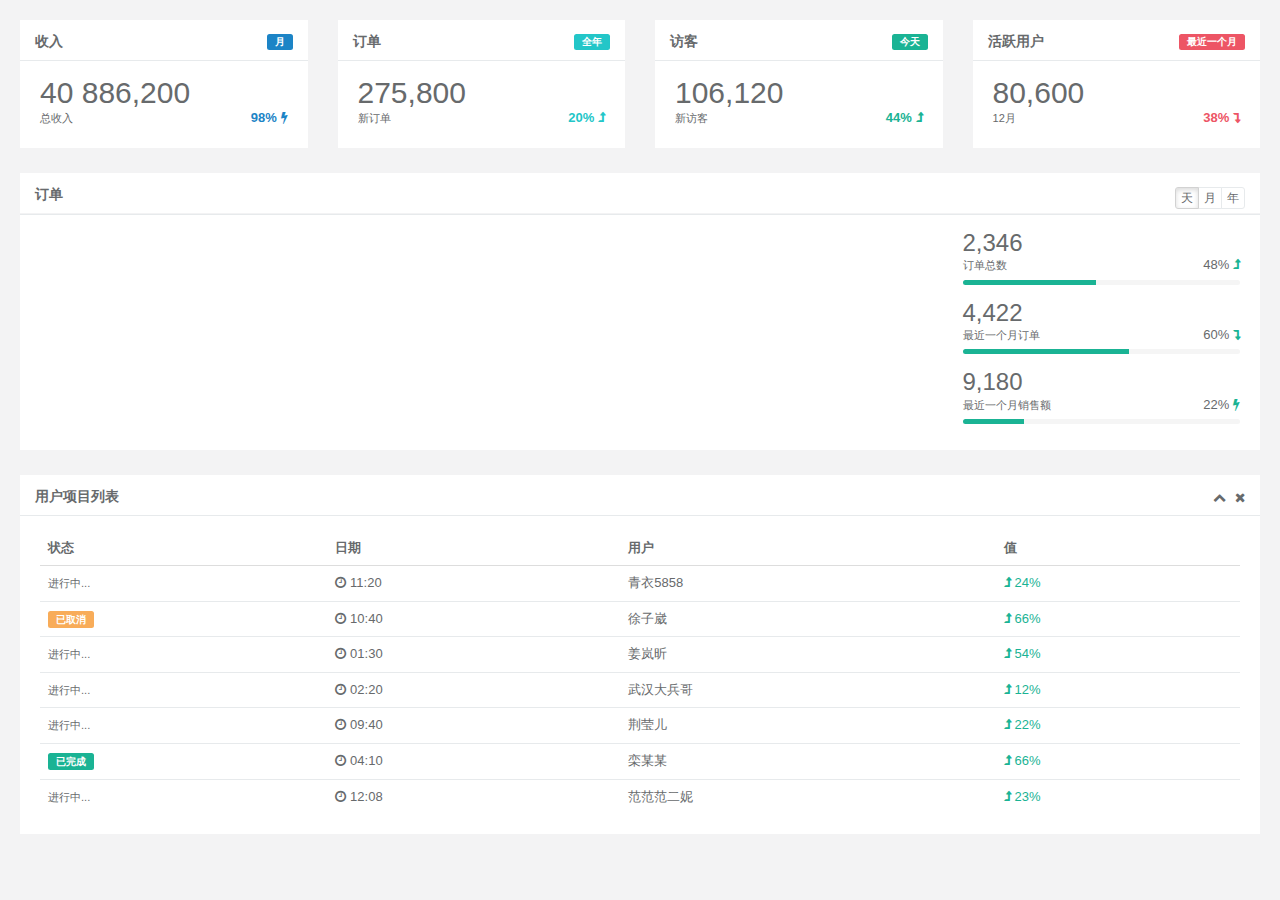
<file: rc-admin/src/main/resources/templates/main_v1.html>
<!DOCTYPE html>
<html lang="zh" xmlns:th="http://www.thymeleaf.org">
<head>
    <meta charset="utf-8">
    <meta name="viewport" content="width=device-width, initial-scale=1.0">
    <title>统计</title>
    <link rel="shortcut icon" href="favicon.ico">
    <link href="../static/css/bootstrap.min.css" th:href="@{/css/bootstrap.min.css}" rel="stylesheet"/>
    <link href="../static/css/font-awesome.min.css" th:href="@{/css/font-awesome.min.css}" rel="stylesheet"/>
    <link href="../static/css/animate.min.css" th:href="@{/css/animate.min.css}" rel="stylesheet"/>
    <link href="../static/css/style.min.css" th:href="@{/css/style.min.css}" rel="stylesheet"/>
</head>

<body class="gray-bg">
    <div class="wrapper wrapper-content">

        <div class="row">
            <div class="col-sm-3">
                <div class="ibox float-e-margins">
                    <div class="ibox-title">
                        <span class="label label-success pull-right">月</span>
                        <h5>收入</h5>
                    </div>
                    <div class="ibox-content">
                        <h1 class="no-margins">40 886,200</h1>
                        <div class="stat-percent font-bold text-success">98% <i class="fa fa-bolt"></i>
                        </div>
                        <small>总收入</small>
                    </div>
                </div>
            </div>
            <div class="col-sm-3">
                <div class="ibox float-e-margins">
                    <div class="ibox-title">
                        <span class="label label-info pull-right">全年</span>
                        <h5>订单</h5>
                    </div>
                    <div class="ibox-content">
                        <h1 class="no-margins">275,800</h1>
                        <div class="stat-percent font-bold text-info">20% <i class="fa fa-level-up"></i>
                        </div>
                        <small>新订单</small>
                    </div>
                </div>
            </div>
            <div class="col-sm-3">
                <div class="ibox float-e-margins">
                    <div class="ibox-title">
                        <span class="label label-primary pull-right">今天</span>
                        <h5>访客</h5>
                    </div>
                    <div class="ibox-content">
                        <h1 class="no-margins">106,120</h1>
                        <div class="stat-percent font-bold text-navy">44% <i class="fa fa-level-up"></i>
                        </div>
                        <small>新访客</small>
                    </div>
                </div>
            </div>
            <div class="col-sm-3">
                <div class="ibox float-e-margins">
                    <div class="ibox-title">
                        <span class="label label-danger pull-right">最近一个月</span>
                        <h5>活跃用户</h5>
                    </div>
                    <div class="ibox-content">
                        <h1 class="no-margins">80,600</h1>
                        <div class="stat-percent font-bold text-danger">38% <i class="fa fa-level-down"></i>
                        </div>
                        <small>12月</small>
                    </div>
                </div>
            </div>
        </div>
        
        <div class="row">
            <div class="col-sm-12">
                <div class="ibox float-e-margins">
                    <div class="ibox-title">
                        <h5>订单</h5>
                        <div class="pull-right">
                            <div class="btn-group">
                                <button type="button" class="btn btn-xs btn-white active">天</button>
                                <button type="button" class="btn btn-xs btn-white">月</button>
                                <button type="button" class="btn btn-xs btn-white">年</button>
                            </div>
                        </div>
                    </div>
                    <div class="ibox-content">
                        <div class="row">
                            <div class="col-sm-9">
                                <div class="flot-chart">
                                    <div class="flot-chart-content" id="flot-dashboard-chart"></div>
                                </div>
                            </div>
                            <div class="col-sm-3">
                                <ul class="stat-list">
                                    <li>
                                        <h2 class="no-margins">2,346</h2>
                                        <small>订单总数</small>
                                        <div class="stat-percent">48% <i class="fa fa-level-up text-navy"></i>
                                        </div>
                                        <div class="progress progress-mini">
                                            <div style="width: 48%;" class="progress-bar"></div>
                                        </div>
                                    </li>
                                    <li>
                                        <h2 class="no-margins ">4,422</h2>
                                        <small>最近一个月订单</small>
                                        <div class="stat-percent">60% <i class="fa fa-level-down text-navy"></i>
                                        </div>
                                        <div class="progress progress-mini">
                                            <div style="width: 60%;" class="progress-bar"></div>
                                        </div>
                                    </li>
                                    <li>
                                        <h2 class="no-margins ">9,180</h2>
                                        <small>最近一个月销售额</small>
                                        <div class="stat-percent">22% <i class="fa fa-bolt text-navy"></i>
                                        </div>
                                        <div class="progress progress-mini">
                                            <div style="width: 22%;" class="progress-bar"></div>
                                        </div>
                                    </li>
                                 </ul>
                            </div>
                        </div>
                    </div>
                </div>
            </div>
        </div>
        
        <div class="row">
            <div class="col-sm-12">
                <div class="ibox float-e-margins">
                    <div class="ibox-title">
                        <h5>用户项目列表</h5>
                        <div class="ibox-tools">
                            <a class="collapse-link">
                                <i class="fa fa-chevron-up"></i>
                            </a>
                            <a class="close-link">
                                <i class="fa fa-times"></i>
                            </a>
                        </div>
                    </div>
                    <div class="ibox-content">
                        <table class="table table-hover no-margins">
                            <thead>
                                <tr>
                                    <th>状态</th>
                                    <th>日期</th>
                                    <th>用户</th>
                                    <th>值</th>
                                </tr>
                            </thead>
                            <tbody>
                                <tr>
                                    <td><small>进行中...</small>
                                    </td>
                                    <td><i class="fa fa-clock-o"></i> 11:20</td>
                                    <td>青衣5858</td>
                                    <td class="text-navy"> <i class="fa fa-level-up"></i> 24%</td>
                                </tr>
                                <tr>
                                    <td><span class="label label-warning">已取消</span>
                                    </td>
                                    <td><i class="fa fa-clock-o"></i> 10:40</td>
                                    <td>徐子崴</td>
                                    <td class="text-navy"> <i class="fa fa-level-up"></i> 66%</td>
                                </tr>
                                <tr>
                                    <td><small>进行中...</small>
                                    </td>
                                    <td><i class="fa fa-clock-o"></i> 01:30</td>
                                    <td>姜岚昕</td>
                                    <td class="text-navy"> <i class="fa fa-level-up"></i> 54%</td>
                                </tr>
                                <tr>
                                    <td><small>进行中...</small>
                                    </td>
                                    <td><i class="fa fa-clock-o"></i> 02:20</td>
                                    <td>武汉大兵哥</td>
                                    <td class="text-navy"> <i class="fa fa-level-up"></i> 12%</td>
                                </tr>
                                <tr>
                                    <td><small>进行中...</small>
                                    </td>
                                    <td><i class="fa fa-clock-o"></i> 09:40</td>
                                    <td>荆莹儿</td>
                                    <td class="text-navy"> <i class="fa fa-level-up"></i> 22%</td>
                                </tr>
                                <tr>
                                    <td><span class="label label-primary">已完成</span>
                                    </td>
                                    <td><i class="fa fa-clock-o"></i> 04:10</td>
                                    <td>栾某某</td>
                                    <td class="text-navy"> <i class="fa fa-level-up"></i> 66%</td>
                                </tr>
                                <tr>
                                    <td><small>进行中...</small>
                                    </td>
                                    <td><i class="fa fa-clock-o"></i> 12:08</td>
                                    <td>范范范二妮</td>
                                    <td class="text-navy"> <i class="fa fa-level-up"></i> 23%</td>
                                </tr>
                            </tbody>
                        </table>
                    </div>
                </div>
            </div>
         </div>
      </div>
    </div>
    <script th:src="@{/js/jquery.min.js}"></script>
    <script th:src="@{/js/bootstrap.min.js}"></script>
    <script th:src="@{/ajax/libs/flot/jquery.flot.js}"></script>
    
    <th:block th:include="include :: sparkline-js" />
    <script type="text/javascript">
	    $(document).ready(function () {
	        var data2 = [
	            [gd(2012, 1, 1), 7], [gd(2012, 1, 2), 6], [gd(2012, 1, 3), 4], [gd(2012, 1, 4), 8],
	            [gd(2012, 1, 5), 9], [gd(2012, 1, 6), 7], [gd(2012, 1, 7), 5], [gd(2012, 1, 8), 4],
	            [gd(2012, 1, 9), 7], [gd(2012, 1, 10), 8], [gd(2012, 1, 11), 9], [gd(2012, 1, 12), 6],
	            [gd(2012, 1, 13), 4], [gd(2012, 1, 14), 5], [gd(2012, 1, 15), 11], [gd(2012, 1, 16), 8],
	            [gd(2012, 1, 17), 8], [gd(2012, 1, 18), 11], [gd(2012, 1, 19), 11], [gd(2012, 1, 20), 6],
	            [gd(2012, 1, 21), 6], [gd(2012, 1, 22), 8], [gd(2012, 1, 23), 11], [gd(2012, 1, 24), 13],
	            [gd(2012, 1, 25), 7], [gd(2012, 1, 26), 9], [gd(2012, 1, 27), 9], [gd(2012, 1, 28), 8],
	            [gd(2012, 1, 29), 5], [gd(2012, 1, 30), 8], [gd(2012, 1, 31), 25]
	        ];
	
	        var data3 = [
	            [gd(2012, 1, 1), 800], [gd(2012, 1, 2), 500], [gd(2012, 1, 3), 600], [gd(2012, 1, 4), 700],
	            [gd(2012, 1, 5), 500], [gd(2012, 1, 6), 456], [gd(2012, 1, 7), 800], [gd(2012, 1, 8), 589],
	            [gd(2012, 1, 9), 467], [gd(2012, 1, 10), 876], [gd(2012, 1, 11), 689], [gd(2012, 1, 12), 700],
	            [gd(2012, 1, 13), 500], [gd(2012, 1, 14), 600], [gd(2012, 1, 15), 700], [gd(2012, 1, 16), 786],
	            [gd(2012, 1, 17), 345], [gd(2012, 1, 18), 888], [gd(2012, 1, 19), 888], [gd(2012, 1, 20), 888],
	            [gd(2012, 1, 21), 987], [gd(2012, 1, 22), 444], [gd(2012, 1, 23), 999], [gd(2012, 1, 24), 567],
	            [gd(2012, 1, 25), 786], [gd(2012, 1, 26), 666], [gd(2012, 1, 27), 888], [gd(2012, 1, 28), 900],
	            [gd(2012, 1, 29), 178], [gd(2012, 1, 30), 555], [gd(2012, 1, 31), 993]
	        ];
	
	
	        var dataset = [
	            {
	                label: "订单数",
	                data: data3,
	                color: "#1ab394",
	                bars: {
	                    show: true,
	                    align: "center",
	                    barWidth: 24 * 60 * 60 * 600,
	                    lineWidth: 0
	                }
	
	            }, {
	                label: "付款数",
	                data: data2,
	                yaxis: 2,
	                color: "#464f88",
	                lines: {
	                    lineWidth: 1,
	                    show: true,
	                    fill: true,
	                    fillColor: {
	                        colors: [{
	                            opacity: 0.2
	                        }, {
	                            opacity: 0.2
	                        }]
	                    }
	                },
	                splines: {
	                    show: false,
	                    tension: 0.6,
	                    lineWidth: 1,
	                    fill: 0.1
	                },
	            }
	        ];
	
	
	        var options = {
	            xaxis: {
	                mode: "time",
	                tickSize: [3, "day"],
	                tickLength: 0,
	                axisLabel: "Date",
	                axisLabelUseCanvas: true,
	                axisLabelFontSizePixels: 12,
	                axisLabelFontFamily: 'Arial',
	                axisLabelPadding: 10,
	                color: "#838383"
	            },
	            yaxes: [{
	                    position: "left",
	                    max: 1070,
	                    color: "#838383",
	                    axisLabelUseCanvas: true,
	                    axisLabelFontSizePixels: 12,
	                    axisLabelFontFamily: 'Arial',
	                    axisLabelPadding: 3
	            }, {
	                    position: "right",
	                    clolor: "#838383",
	                    axisLabelUseCanvas: true,
	                    axisLabelFontSizePixels: 12,
	                    axisLabelFontFamily: ' Arial',
	                    axisLabelPadding: 67
	            }
	            ],
	            legend: {
	                noColumns: 1,
	                labelBoxBorderColor: "#000000",
	                position: "nw"
	            },
	            grid: {
	                hoverable: false,
	                borderWidth: 0,
	                color: '#838383'
	            }
	        };
	
	        function gd(year, month, day) {
	            return new Date(year, month - 1, day).getTime();
	        }
	
	        var previousPoint = null,
	            previousLabel = null;
	
	        $.plot($("#flot-dashboard-chart"), dataset, options);
	    });
    </script>
</body>
</html>
</file>
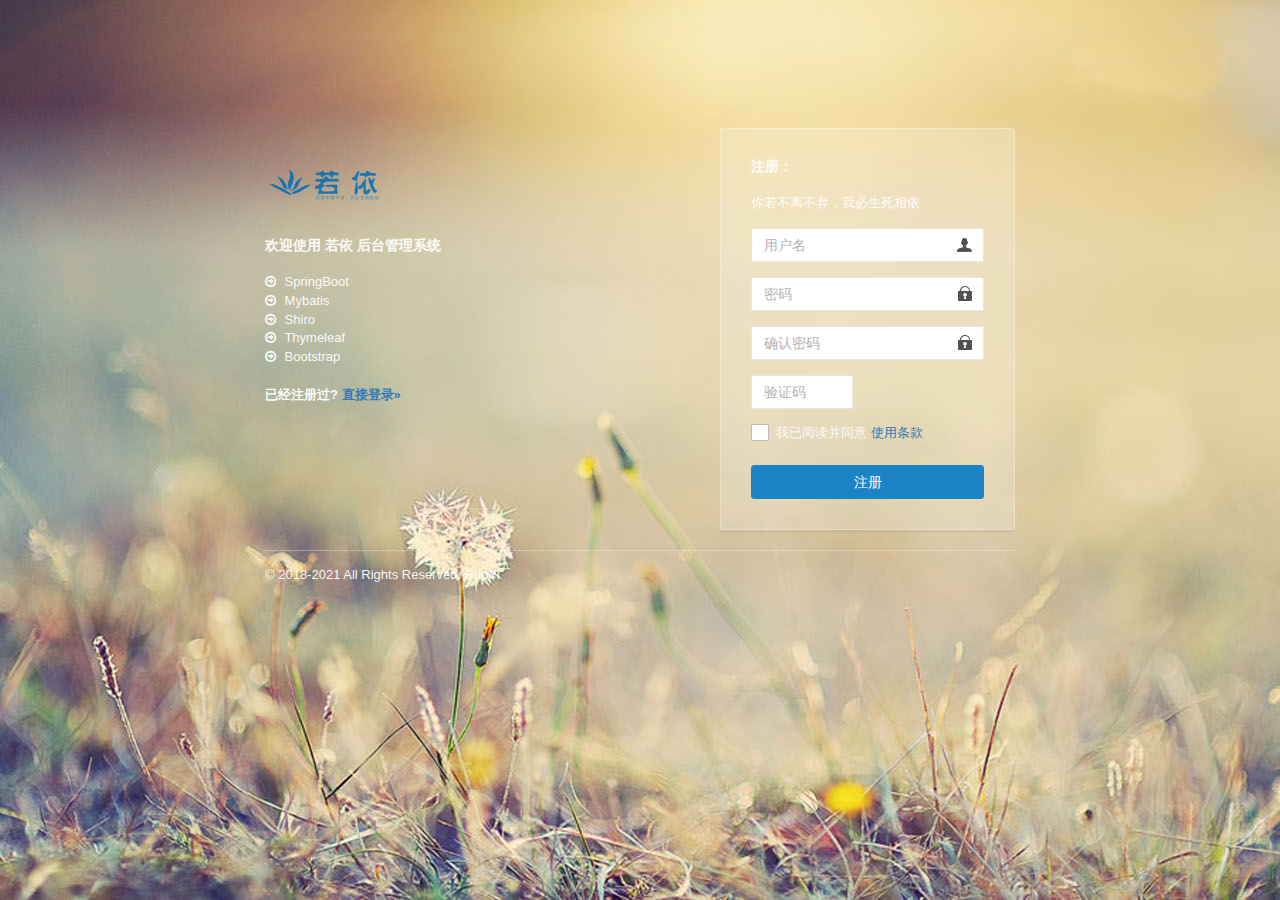
<file: rc-admin/src/main/resources/templates/register.html>
<!DOCTYPE html>
<html  lang="zh" xmlns:th="http://www.thymeleaf.org">
<head>
    <meta charset="utf-8">
    <meta name="viewport" content="width=device-width, initial-scale=1.0, maximum-scale=1.0">
    <title>注册若依系统</title>
    <meta name="description" content="若依后台管理框架">
    <link href="../static/css/bootstrap.min.css" th:href="@{/css/bootstrap.min.css}" rel="stylesheet"/>
    <link href="../static/css/font-awesome.min.css" th:href="@{/css/font-awesome.min.css}" rel="stylesheet"/>
    <link href="../static/css/style.min.css" th:href="@{/css/style.min.css}" rel="stylesheet"/>
    <link href="../static/css/login.min.css" th:href="@{/css/login.min.css}" rel="stylesheet"/>
    <link href="../static/ruoyi/css/ry-ui.css" th:href="@{/ruoyi/css/ry-ui.css?v=4.7.2}" rel="stylesheet"/>
    <!-- 360浏览器急速模式 -->
    <meta name="renderer" content="webkit">
    <!-- 避免IE使用兼容模式 -->
    <meta http-equiv="X-UA-Compatible" content="IE=edge">
    <link rel="shortcut icon" href="../static/favicon.ico" th:href="@{favicon.ico}"/>
    <style type="text/css">label.error { position:inherit;  }</style>
</head>
<body class="signin">
    <div class="signinpanel">
        <div class="row">
            <div class="col-sm-7">
                <div class="signin-info">
                    <div class="logopanel m-b">
                        <h1><img alt="[ 若依 ]" src="../static/ruoyi.png" th:src="@{/ruoyi.png}"></h1>
                    </div>
                    <div class="m-b"></div>
                    <h4>欢迎使用 <strong>若依 后台管理系统</strong></h4>
                    <ul class="m-b">
                        <li><i class="fa fa-arrow-circle-o-right m-r-xs"></i> SpringBoot</li>
                        <li><i class="fa fa-arrow-circle-o-right m-r-xs"></i> Mybatis</li>
                        <li><i class="fa fa-arrow-circle-o-right m-r-xs"></i> Shiro</li>
                        <li><i class="fa fa-arrow-circle-o-right m-r-xs"></i> Thymeleaf</li>
                        <li><i class="fa fa-arrow-circle-o-right m-r-xs"></i> Bootstrap</li>
                    </ul>
                    <strong>已经注册过? <a th:href="@{/login}">直接登录&raquo;</a></strong>
                </div>
            </div>
            <div class="col-sm-5">
                <form id="registerForm" autocomplete="off">
                    <h4 class="no-margins">注册：</h4>
                    <p class="m-t-md">你若不离不弃，我必生死相依</p>
                    <input type="text"     name="username" class="form-control uname"         placeholder="用户名"   maxlength="20" />
                    <input type="password" name="password" class="form-control pword"         placeholder="密码"     maxlength="20" />
                    <input type="password" name="confirmPassword" class="form-control pword"  placeholder="确认密码" maxlength="20" />
					<div class="row m-t" th:if="${captchaEnabled==true}">
						<div class="col-xs-6">
						    <input type="text" name="validateCode" class="form-control code"  placeholder="验证码"   maxlength="5" >
						</div>
						<div class="col-xs-6">
							<a href="javascript:void(0);" title="点击更换验证码">
								<img th:src="@{/captcha/captchaImage(type=${captchaType})}" class="imgcode" width="85%"/>
							</a>
						</div>
					</div>
                    <div class="checkbox-custom" th:classappend="${captchaEnabled==false} ? 'm-t'">
				        <input type="checkbox" id="acceptTerm" name="acceptTerm"> <label for="acceptTerm">我已阅读并同意</label>
				        <a href="https://gitee.com/y_project/RuoYi/blob/master/README.md" target="_blank">使用条款</a>
				    </div>
                    <button class="btn btn-success btn-block" id="btnSubmit" data-loading="正在验证注册，请稍候...">注册</button>
                </form>
            </div>
        </div>
        <div class="signup-footer">
            <div class="pull-left">
                &copy; 2018-2021 All Rights Reserved. RuoYi <br>
            </div>
        </div>
    </div>
<script th:inline="javascript"> var ctx = [[@{/}]]; var captchaType = [[${captchaType}]]; </script>
<!-- 全局js -->
<script src="../static/js/jquery.min.js" th:src="@{/js/jquery.min.js}"></script>
<script src="../static/ajax/libs/validate/jquery.validate.min.js" th:src="@{/ajax/libs/validate/jquery.validate.min.js}"></script>
<script src="../static/ajax/libs/layer/layer.min.js" th:src="@{/ajax/libs/layer/layer.min.js}"></script>
<script src="../static/ajax/libs/blockUI/jquery.blockUI.js" th:src="@{/ajax/libs/blockUI/jquery.blockUI.js}"></script>
<script src="../static/ruoyi/js/ry-ui.js" th:src="@{/ruoyi/js/ry-ui.js?v=4.7.2}"></script>
<script src="../static/ruoyi/register.js" th:src="@{/ruoyi/register.js}"></script>
</body>
</html>
</file>
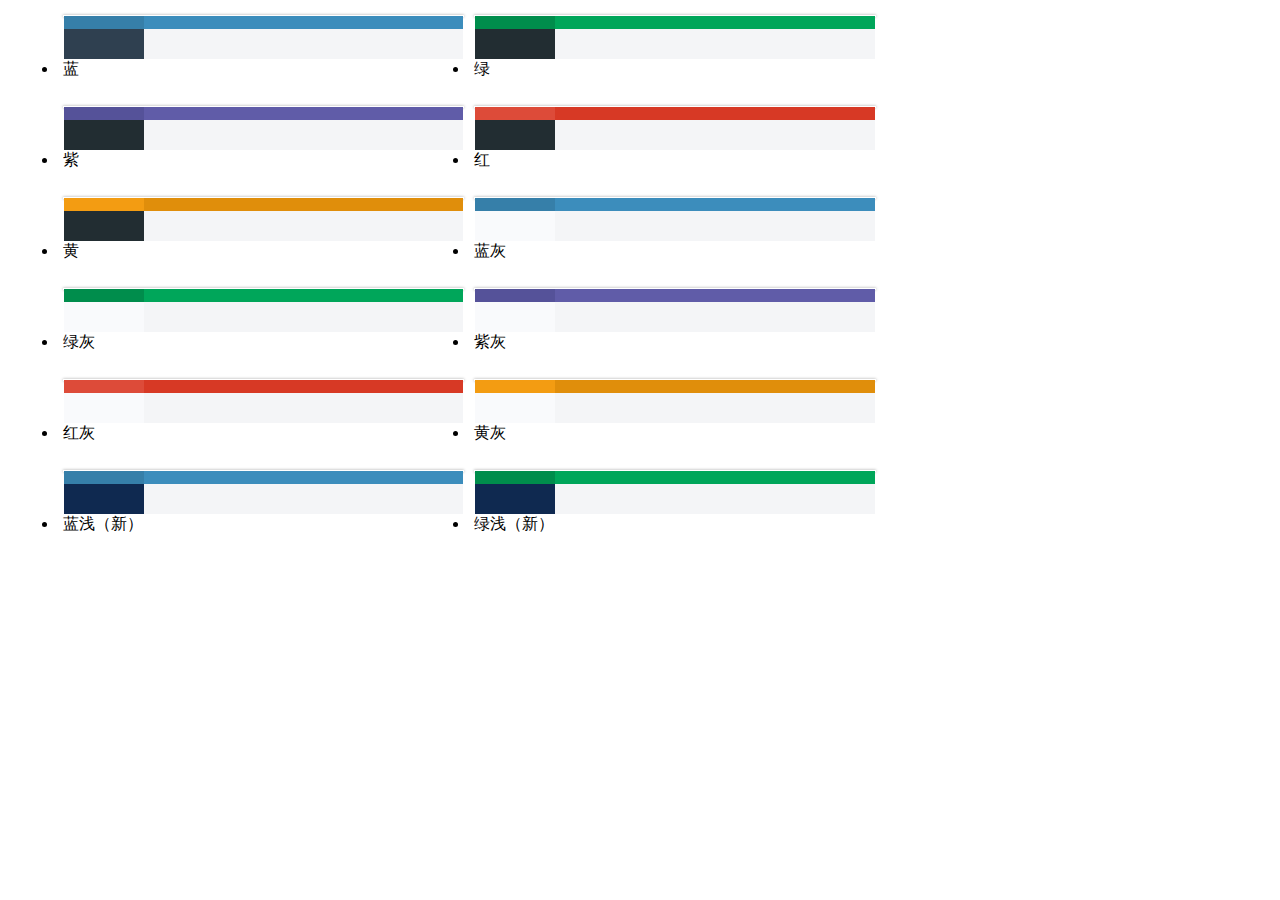
<file: rc-admin/src/main/resources/templates/skin.html>
<!DOCTYPE html>
<html  lang="zh" xmlns:th="http://www.thymeleaf.org">
<head>
    <meta charset="utf-8">
    <meta name="viewport" content="width=device-width, initial-scale=1.0">
    <meta name="renderer" content="webkit">
    <title>主题选择</title>
    <!--[if lt IE 9]>
    <meta http-equiv="refresh" content="0;ie.html"/>
    <![endif]-->
    <link rel="shortcut icon" href="../static/favicon.ico" th:href="@{favicon.ico}"/>
    <link th:href="@{/css/bootstrap.min.css}" rel="stylesheet"/>
    <link th:href="@{/css/style.min.css}" rel="stylesheet"/>
    <style type="text/css">
		.list-unstyled{margin:10px;}
		.full-opacity-hover{opacity:1;filter:alpha(opacity=1);border:1px solid #fff}
		.full-opacity-hover:hover{border:1px solid #f00;}
	</style>
</head>
<body class="gray-bg">
<ul class="list-unstyled clearfix">
	<li style="float:left; width: 33.33333%; padding: 5px;">
		<a href="javascript:" data-skin="skin-blue|theme-dark" style="display: block; box-shadow: 0 0 3px rgba(0,0,0,0.4)" class="clearfix full-opacity-hover">
			<span style="width: 20%; float: left; height: 13px; background: #367fa9"></span>
			<span style="width: 80%; float: left; height: 13px; background: #3c8dbc"></span>
			<span style="width: 20%; float: left; height: 30px; background: #2f4050"></span>
			<span style="width: 80%; float: left; height: 30px; background: #f4f5f7"></span>
		</a>
		<p class="text-center">蓝</p>
	</li>
	
	<li style="float:left; width: 33.33333%; padding: 5px;">
		<a href="javascript:" data-skin="skin-green|theme-dark" style="display: block; box-shadow: 0 0 3px rgba(0,0,0,0.4)" class="clearfix full-opacity-hover">
			<span style="width: 20%; float: left; height: 13px; background: #008d4c"></span>
			<span style="width: 80%; float: left; height: 13px; background: #00a65a"></span>
			<span style="width: 20%; float: left; height: 30px; background: #222d32"></span>
			<span style="width: 80%; float: left; height: 30px; background: #f4f5f7"></span>
		</a>
		<p class="text-center">绿</p>
	</li>
	
	<li style="float:left; width: 33.33333%; padding: 5px;">
		<a href="javascript:" data-skin="skin-purple|theme-dark" style="display: block; box-shadow: 0 0 3px rgba(0,0,0,0.4)" class="clearfix full-opacity-hover">
			<span style="width: 20%; float: left; height: 13px; background: #555299"></span>
			<span style="width: 80%; float: left; height: 13px; background: #605ca8"></span>
			<span style="width: 20%; float: left; height: 30px; background: #222d32"></span>
			<span style="width: 80%; float: left; height: 30px; background: #f4f5f7"></span>
		</a>
		<p class="text-center">紫</p>
	</li>
	
	<li style="float:left; width: 33.33333%; padding: 5px;">
		<a href="javascript:" data-skin="skin-red|theme-dark" style="display: block; box-shadow: 0 0 3px rgba(0,0,0,0.4)" class="clearfix full-opacity-hover">
			<span style="width: 20%; float: left; height: 13px; background: #dd4b39"></span>
			<span style="width: 80%; float: left; height: 13px; background: #d73925"></span>
			<span style="width: 20%; float: left; height: 30px; background: #222d32"></span>
			<span style="width: 80%; float: left; height: 30px; background: #f4f5f7"></span>
		</a>
		<p class="text-center">红</p>
	</li>
	
	<li style="float:left; width: 33.33333%; padding: 5px;">
		<a href="javascript:" data-skin="skin-yellow|theme-dark" style="display: block; box-shadow: 0 0 3px rgba(0,0,0,0.4)" class="clearfix full-opacity-hover">
			<span style="width: 20%; float: left; height: 13px; background: #f39c12"></span>
			<span style="width: 80%; float: left; height: 13px; background: #e08e0b"></span>
			<span style="width: 20%; float: left; height: 30px; background: #222d32"></span>
			<span style="width: 80%; float: left; height: 30px; background: #f4f5f7"></span>
		</a>
		<p class="text-center">黄</p>
	</li>
	
	<li style="float:left; width: 33.33333%; padding: 5px;">
		<a href="javascript:" data-skin="skin-blue|theme-light" style="display: block; box-shadow: 0 0 3px rgba(0,0,0,0.4)" class="clearfix full-opacity-hover">
			<span style="width: 20%; float: left; height: 13px; background: #367fa9"></span>
			<span style="width: 80%; float: left; height: 13px; background: #3c8dbc"></span>
			<span style="width: 20%; float: left; height: 30px; background: #f9fafc"></span>
			<span style="width: 80%; float: left; height: 30px; background: #f4f5f7"></span>
		</a>
		<p class="text-center">蓝灰</p>
	</li>
	
	<li style="float:left; width: 33.33333%; padding: 5px;">
		<a href="javascript:" data-skin="skin-green|theme-light" style="display: block; box-shadow: 0 0 3px rgba(0,0,0,0.4)" class="clearfix full-opacity-hover">
			<span style="width: 20%; float: left; height: 13px; background: #008d4c"></span>
			<span style="width: 80%; float: left; height: 13px; background: #00a65a"></span>
			<span style="width: 20%; float: left; height: 30px; background: #f9fafc"></span>
			<span style="width: 80%; float: left; height: 30px; background: #f4f5f7"></span>
		</a>
		<p class="text-center">绿灰</p>
	</li>
	
	<li style="float:left; width: 33.33333%; padding: 5px;">
		<a href="javascript:" data-skin="skin-purple|theme-light" style="display: block; box-shadow: 0 0 3px rgba(0,0,0,0.4)" class="clearfix full-opacity-hover">
			<span style="width: 20%; float: left; height: 13px; background: #555299"></span>
			<span style="width: 80%; float: left; height: 13px; background: #605ca8"></span>
			<span style="width: 20%; float: left; height: 30px; background: #f9fafc"></span>
			<span style="width: 80%; float: left; height: 30px; background: #f4f5f7"></span>
		</a>
		<p class="text-center">紫灰</p>
	</li>
	
	<li style="float:left; width: 33.33333%; padding: 5px;">
		<a href="javascript:" data-skin="skin-red|theme-light" style="display: block; box-shadow: 0 0 3px rgba(0,0,0,0.4)" class="clearfix full-opacity-hover">
			<span style="width: 20%; float: left; height: 13px; background: #dd4b39"></span>
			<span style="width: 80%; float: left; height: 13px; background: #d73925"></span>
			<span style="width: 20%; float: left; height: 30px; background: #f9fafc"></span>
			<span style="width: 80%; float: left; height: 30px; background: #f4f5f7"></span>
		</a>
		<p class="text-center">红灰</p>
	</li>
	
	<li style="float:left; width: 33.33333%; padding: 5px;">
		<a href="javascript:" data-skin="skin-yellow|theme-light" style="display: block; box-shadow: 0 0 3px rgba(0,0,0,0.4)" class="clearfix full-opacity-hover">
			<span style="width: 20%; float: left; height: 13px; background: #f39c12"></span>
			<span style="width: 80%; float: left; height: 13px; background: #e08e0b"></span>
			<span style="width: 20%; float: left; height: 30px; background: #f9fafc"></span>
			<span style="width: 80%; float: left; height: 30px; background: #f4f5f7"></span>
		</a>
		<p class="text-center">黄灰</p>
	</li>
	
	<li style="float:left; width: 33.33333%; padding: 5px;">
		<a href="javascript:" data-skin="skin-blue|theme-blue" style="display: block; box-shadow: 0 0 3px rgba(0,0,0,0.4)" class="clearfix full-opacity-hover">
			<span style="width: 20%; float: left; height: 13px; background: #367fa9"></span>
			<span style="width: 80%; float: left; height: 13px; background: #3c8dbc"></span>
			<span style="width: 20%; float: left; height: 30px; background: rgba(15,41,80,1)"></span>
			<span style="width: 80%; float: left; height: 30px; background: #f4f5f7"></span>
		</a>
		<p class="text-center">蓝浅（新）</p>
	</li>
	<li style="float:left; width: 33.33333%; padding: 5px;">
		<a href="javascript:" data-skin="skin-green|theme-blue" style="display: block; box-shadow: 0 0 3px rgba(0,0,0,0.4)" class="clearfix full-opacity-hover">
			<span style="width: 20%; float: left; height: 13px; background: #008d4c"></span>
			<span style="width: 80%; float: left; height: 13px; background: #00a65a"></span>
			<span style="width: 20%; float: left; height: 30px; background: rgba(15,41,80,1)"></span>
			<span style="width: 80%; float: left; height: 30px; background: #f4f5f7"></span>
		</a>
		<p class="text-center">绿浅（新）</p>
	</li>
</ul>
</body>
<script th:src="@{/js/jquery.min.js}"></script>
<script th:src="@{/ruoyi/js/common.js?v=4.7.2}"></script>
<script type="text/javascript">
//皮肤样式列表
var skins = ["skin-blue", "skin-green", "skin-purple", "skin-red", "skin-yellow"];

// 主题样式列表
var themes = ["theme-dark", "theme-light", "theme-blue"];

$("[data-skin]").on('click',
function(e) {
    var skin = $(this).data('skin');
    $.each(skins, function(i) {
        parent.$("body").removeClass(skins[i]);
    });
    $.each(themes, function(i) {
        parent.$("body").removeClass(themes[i]);
    });
    parent.$("body").addClass(skin.split('|')[0]);
    parent.$("body").addClass(skin.split('|')[1]);
    storage.set('skin', skin);
});
</script>
</html>
</file>
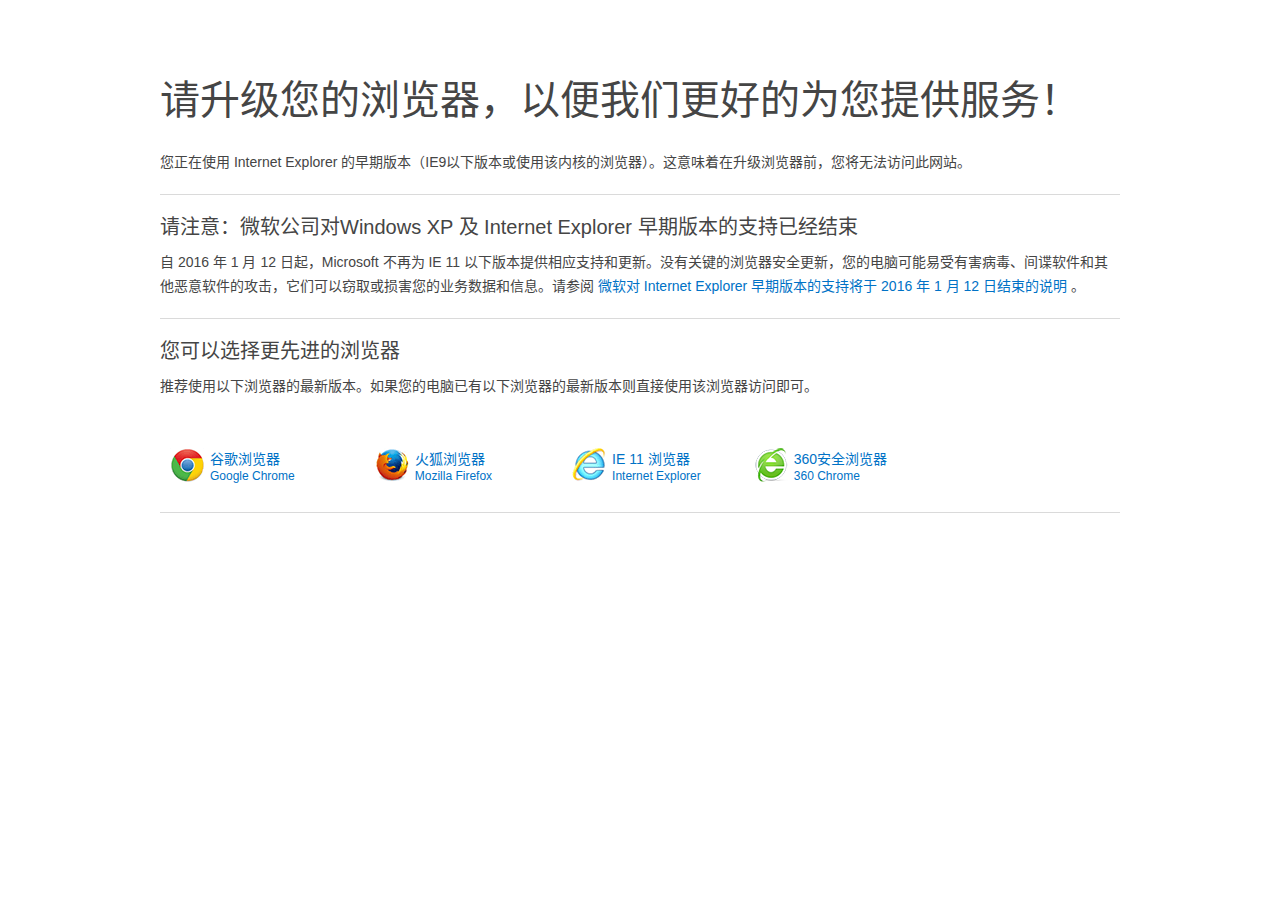
<file: rc-admin/src/main/resources/static/html/ie.html>
<!DOCTYPE html>
<html lang="zh-CN">
<head>
    <meta charset="UTF-8" />
    <title>请升级您的浏览器</title>
    <meta http-equiv="X-UA-Compatible" content="IE=Edge,chrome=1" >
    <meta name="renderer" content="webkit">
    <base target="_blank" />
    <style type="text/css">
        html,body,div,span,applet,object,iframe,h1,h2,h3,h4,h5,h6,p,blockquote,pre,a,abbr,acronym,address,big,cite,code,del,dfn,em,img,ins,kbd,q,s,samp,small,strike,strong,sub,sup,tt,var,b,u,i,center,dl,dt,dd,ol,ul,li,fieldset,form,label,legend,table,caption,tbody,tfoot,thead,tr,th,td,article,aside,canvas,details,embed,figure,figcaption,footer,header,hgroup,menu,nav,output,ruby,section,summary,time,mark,audio,video{border:0;font-size:100%;font:inherit;vertical-align:baseline;margin:0;padding:0}article,aside,details,figcaption,figure,footer,header,hgroup,menu,nav,section{display:block}body{line-height:1}ol,ul{list-style:none}blockquote,q{quotes:none}blockquote:before,blockquote:after,q:before,q:after{content:none}table{border-collapse:collapse;border-spacing:0}
        a{text-decoration:none;color:#0072c6;}a:hover{text-decoration:none;color:#004d8c;}
        body{width:960px;margin:0 auto;padding:10px;font-size:14px;line-height:24px;color:#454545;font-family:'Microsoft YaHei UI','Microsoft YaHei',DengXian,SimSun,'Segoe UI',Tahoma,Helvetica,sans-serif;overflow-y:scroll}
        h1{font-size:40px;line-height:80px;font-weight:100;margin-bottom:10px;}
        h2{font-size:20px;line-height:25px;font-weight:100;margin:10px 0;}
        em{color:red}
        p{margin-bottom:10px;}
        hr{margin:20px 0;border:0;border-top:1px solid #dadada}
        span{display:block;font-size:12px;line-height:12px;}
        .clean{clear:both;}
        .browser{padding:10px 10px;}
        .browser li{width:auto;padding:0 80px;margin-top:30px;height:34px;line-height:22px;float:left;list-style:none;background:url([data-uri]) no-repeat;padding-left:40px}
        .browser .browser-firefox{background-position:0 -34px}
        .browser .browser-ie{background-position:0 -68px;margin-left:0px}
        .browser .browser-360{background-position:0 -170px;margin-left: -27px}
    </style>
</head>
<body style="margin-top:50px">
<h1>请升级您的浏览器，以便我们更好的为您提供服务！</h1>
<p>您正在使用 Internet Explorer 的早期版本（IE9以下版本或使用该内核的浏览器）。这意味着在升级浏览器前，您将无法访问此网站。</p>
<hr>
<h2>请注意：微软公司对Windows XP 及 Internet Explorer 早期版本的支持已经结束</h2>
<p>自 2016 年 1 月 12 日起，Microsoft 不再为 IE 11 以下版本提供相应支持和更新。没有关键的浏览器安全更新，您的电脑可能易受有害病毒、间谍软件和其他恶意软件的攻击，它们可以窃取或损害您的业务数据和信息。请参阅 <a href="https://www.microsoft.com/zh-cn/WindowsForBusiness/End-of-IE-support">微软对 Internet Explorer 早期版本的支持将于 2016 年 1 月 12 日结束的说明</a> 。</p>
<hr>
<h2>您可以选择更先进的浏览器</h2>
<p>推荐使用以下浏览器的最新版本。如果您的电脑已有以下浏览器的最新版本则直接使用该浏览器访问即可。</p>
<ul class="browser">
    <li class="browser-chrome"><a href="https://www.google.cn/chrome/browser/desktop/index.html?hl=zh-CN&standalone=1"> 谷歌浏览器<span>Google Chrome</span></a></li>
    <li class="browser-firefox"><a href="https://www.mozilla.org/zh-CN/firefox/new/"> 火狐浏览器<span>Mozilla Firefox</span></a></li>
    <li class="browser-ie"><a href="https://windows.microsoft.com/zh-cn/internet-explorer/download-ie"> IE 11 浏览器<span>Internet Explorer</span></a></li>
    <li class="browser-360"><a href="http://se.360.cn/"> 360安全浏览器<span>360 Chrome</span></a></li>
    <div class="clean"></div>
</ul>
<hr>
</body>
</html>
</file>
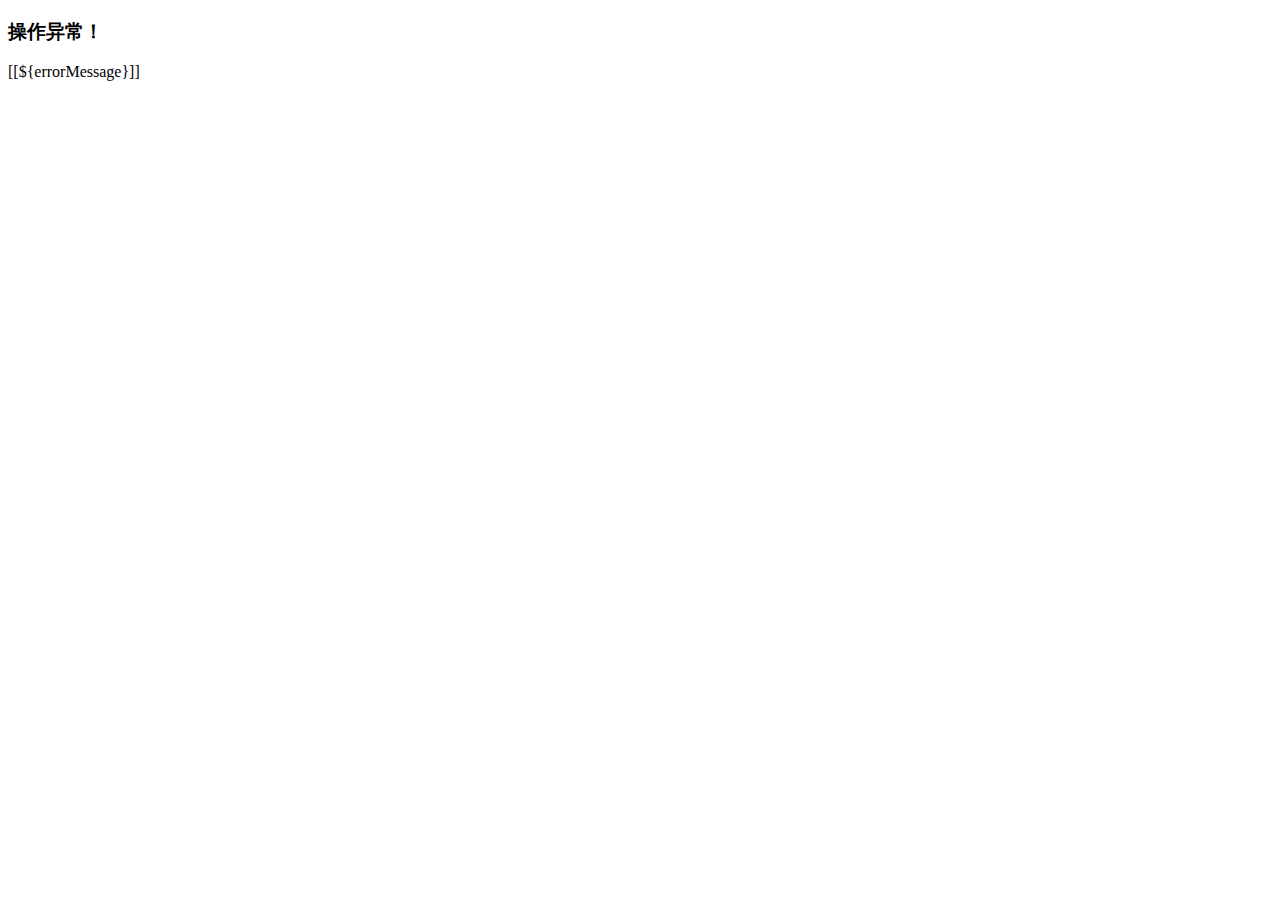
<file: rc-admin/src/main/resources/templates/error/service.html>
<!DOCTYPE html>
<html lang="zh">
<head>
    <meta charset="utf-8">
    <meta name="viewport" content="width=device-width, initial-scale=1.0">
    <title>RuoYi - 500</title>
	<link th:href="@{/css/bootstrap.min.css}" rel="stylesheet"/>
    <link th:href="@{/css/animate.min.css}" rel="stylesheet"/>
    <link th:href="@{/css/style.min.css}" rel="stylesheet"/>
</head>
<body class="gray-bg">
    <div class="middle-box text-center animated fadeInDown">
        <h3 class="font-bold">操作异常！</h3>

        <div class="error-desc">
            [[${errorMessage}]]
        </div>
    </div>
</body>
</html>
</file>
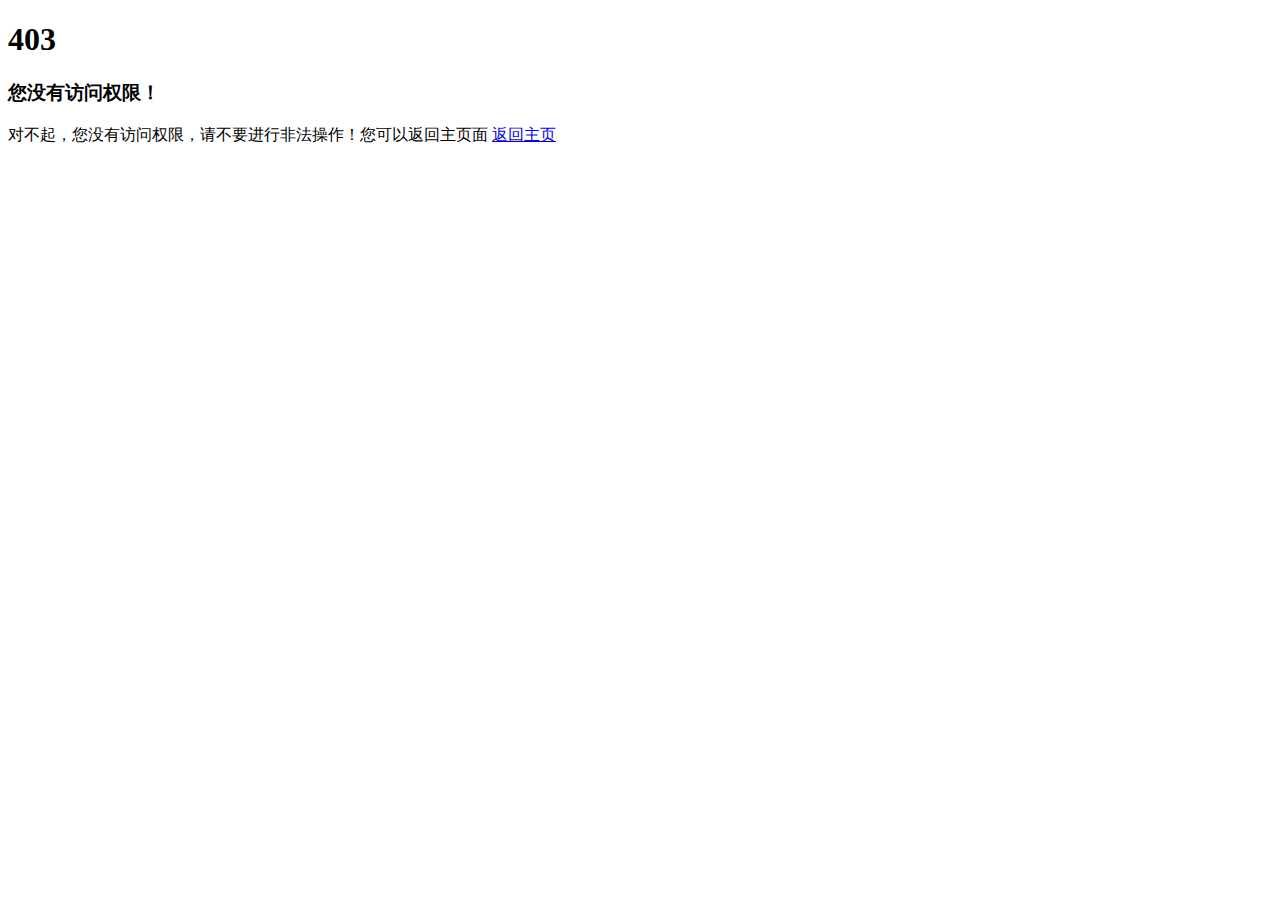
<file: rc-admin/src/main/resources/templates/error/unauth.html>
<!DOCTYPE html>
<html lang="zh">
<head>
    <meta charset="utf-8">
    <meta name="viewport" content="width=device-width, initial-scale=1.0">
    <title>RuoYi - 403</title>
	<link th:href="@{/css/bootstrap.min.css}" rel="stylesheet"/>
    <link th:href="@{/css/animate.min.css}" rel="stylesheet"/>
    <link th:href="@{/css/style.min.css}" rel="stylesheet"/>
</head>
<body class="gray-bg">
    <div class="middle-box text-center animated fadeInDown">
        <h1>403</h1>
        <h3 class="font-bold">您没有访问权限！</h3>

        <div class="error-desc">
                                对不起，您没有访问权限，请不要进行非法操作！您可以返回主页面
            <a href="javascript:index()" class="btn btn-outline btn-primary btn-xs">返回主页</a>
        </div>
    </div>
    <script th:inline="javascript">
      var ctx = [[@{/}]];
      function index() {
    	  window.top.location = ctx + "index";
      }
    </script>
</body>
</html>
</file>
